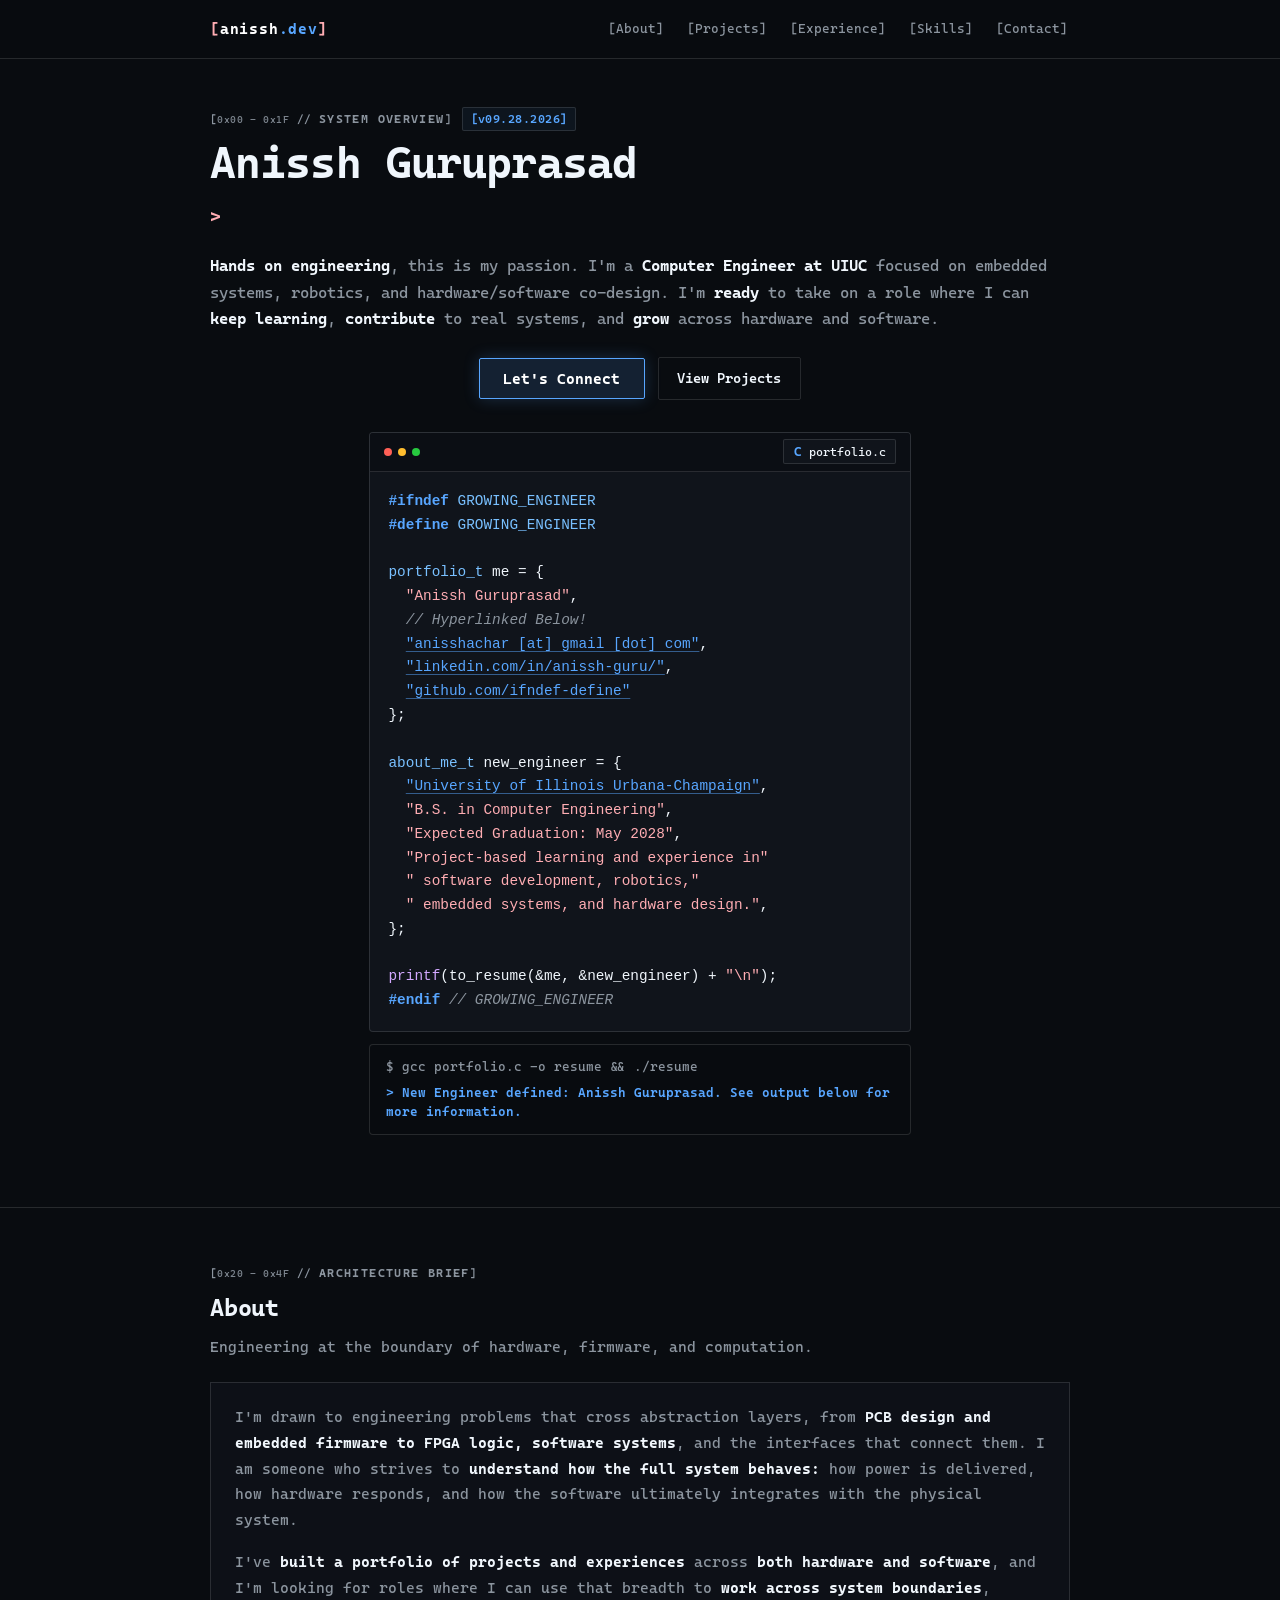
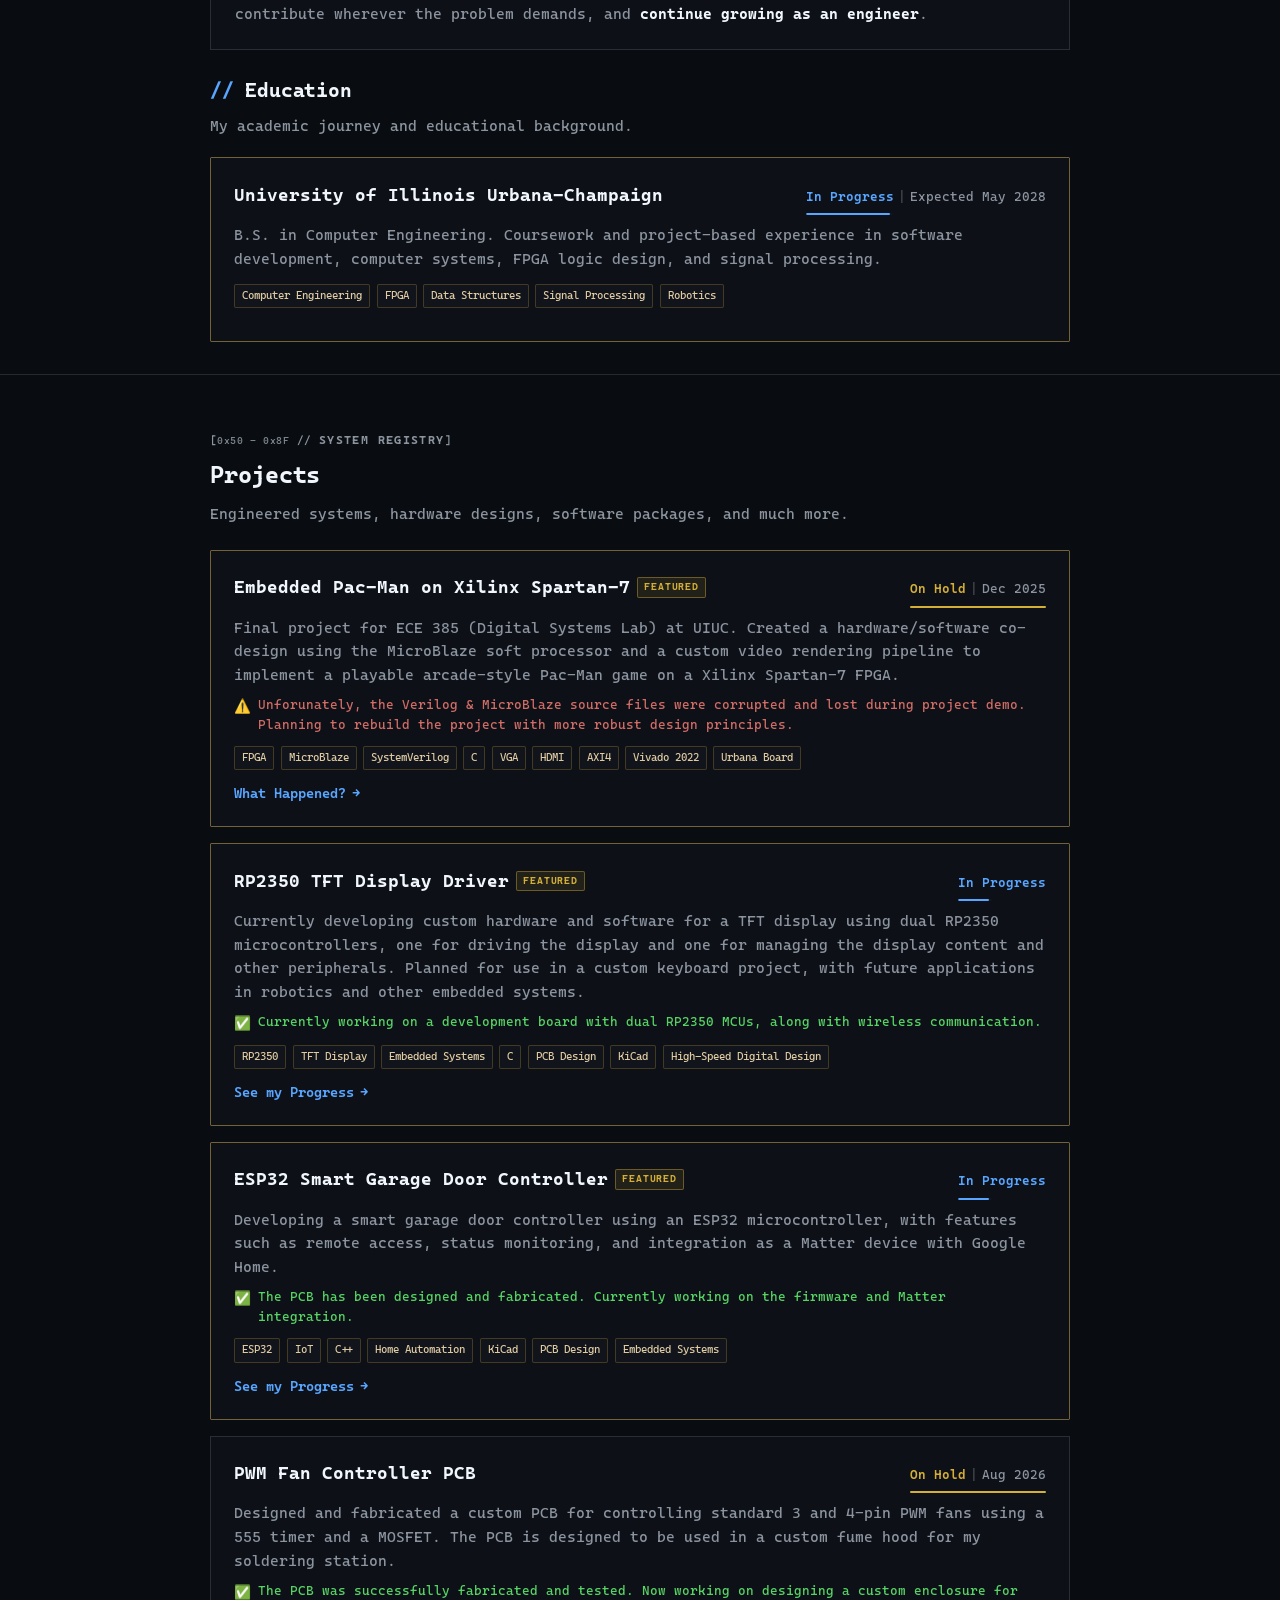
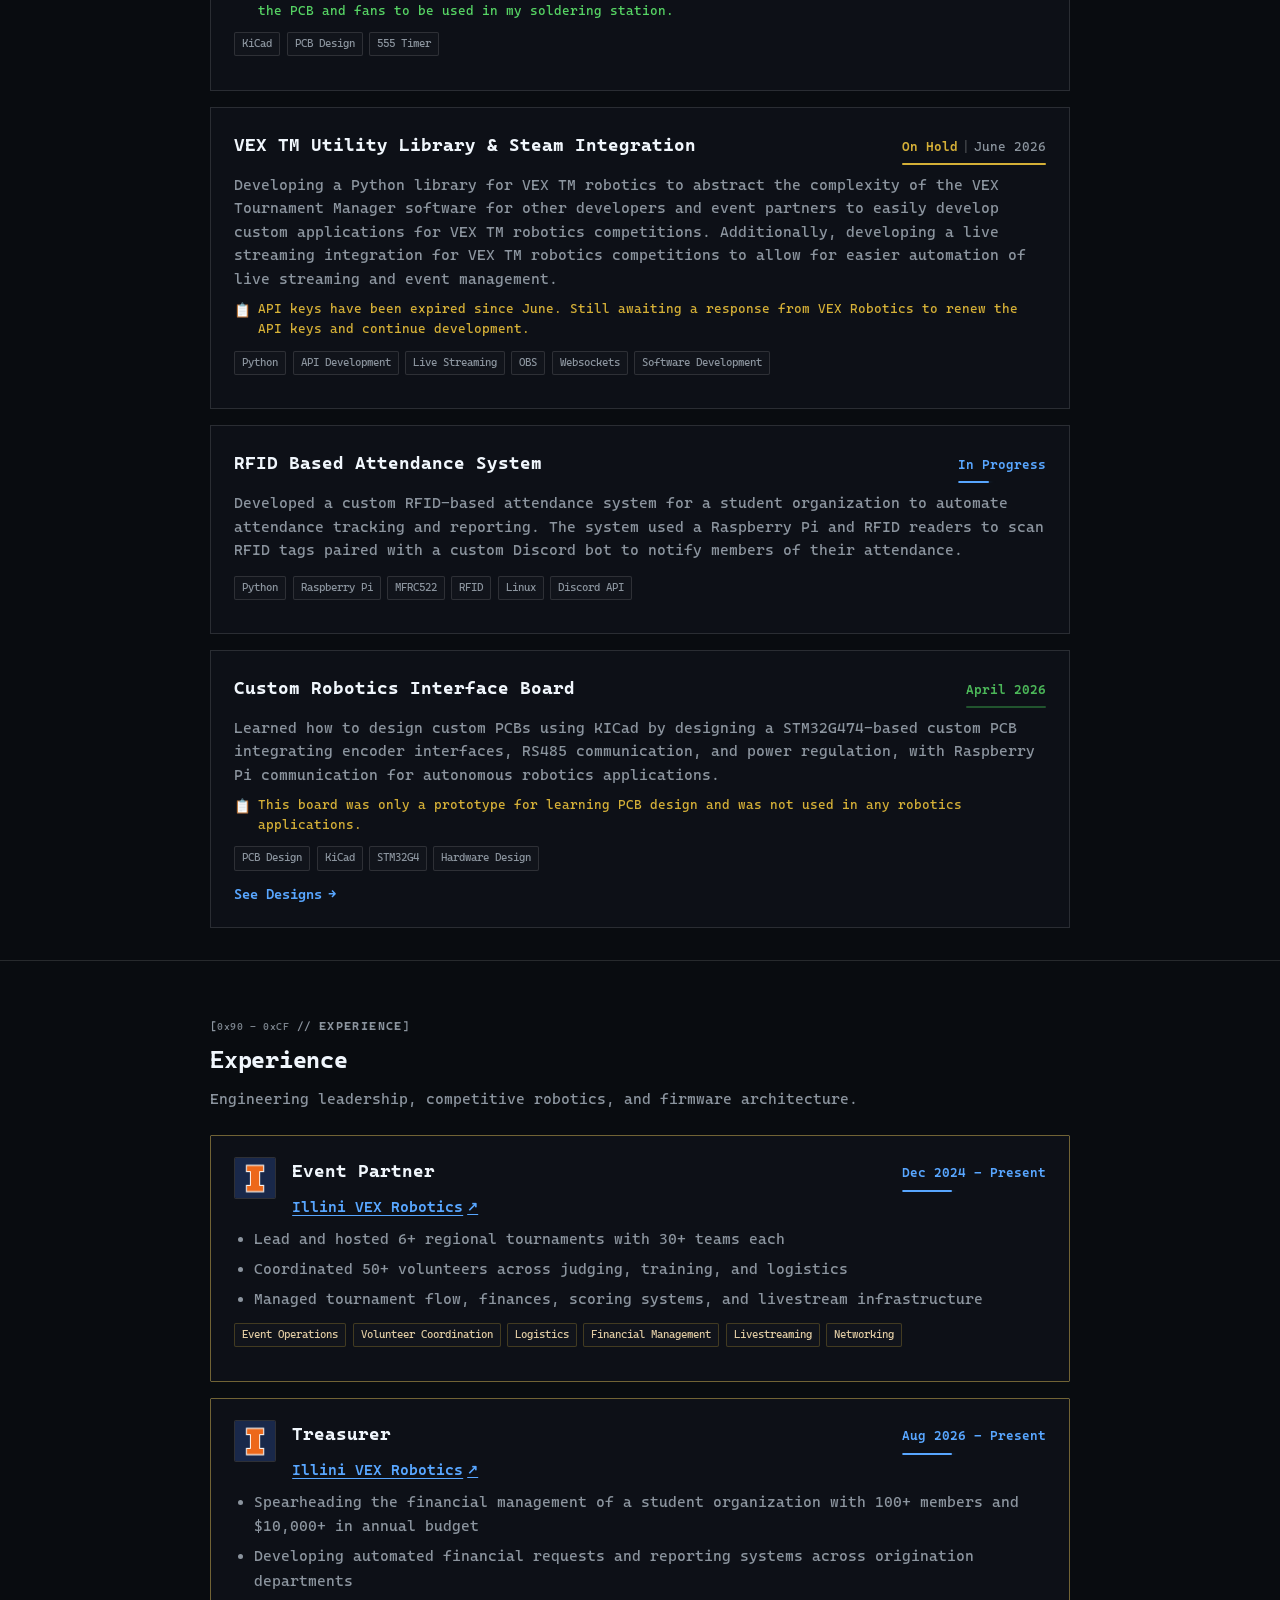
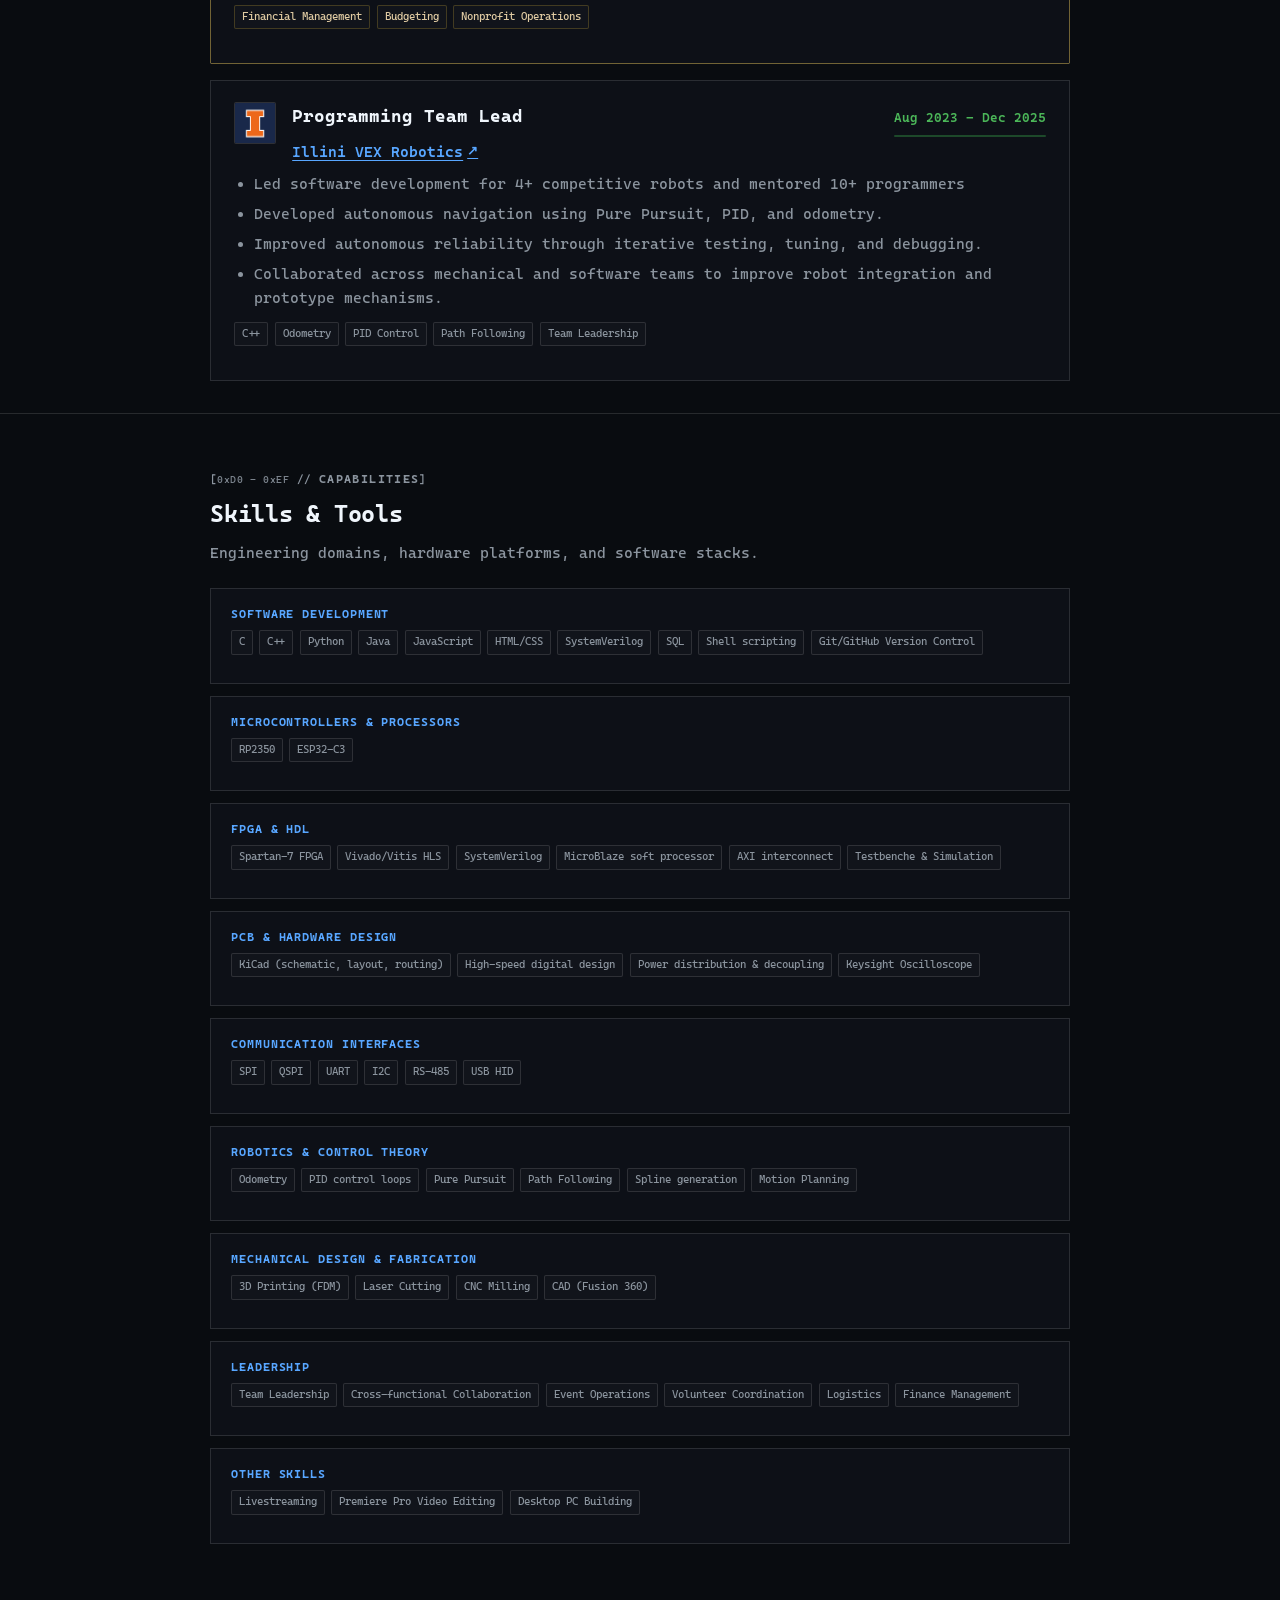
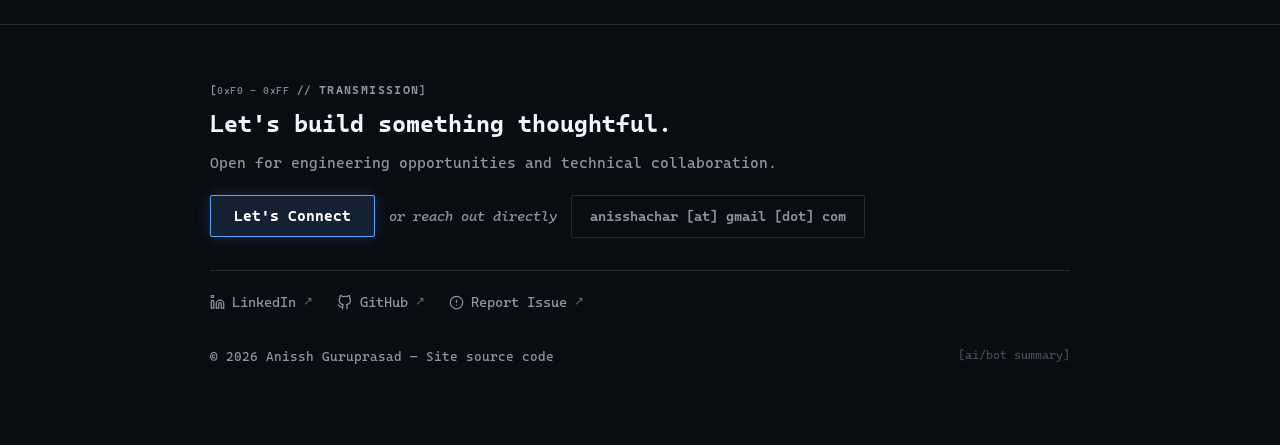
<file: index.html>
<!DOCTYPE html>
<html lang="en" class="is-loading">
  <head>
    <meta charset="UTF-8" />
    <meta name="viewport" content="width=device-width, initial-scale=1.0" />
    <title>Anissh Guruprasad | Portfolio</title>
    <meta
      name="description"
      content="Portfolio website for Anissh Guruprasad — Hardware/Software engineer focused on embedded systems, robotics, and low-level engineering."
    />
    <meta property="og:title" content="Anissh Guruprasad | Portfolio" />
    <meta
      property="og:description"
      content="Hardware and software engineering portfolio focused on embedded systems, robotics, and low-level engineering."
    />
    <meta property="og:image" content="https://anissh.dev/assets/AG_logo.svg" />
    <meta property="og:url" content="https://anissh.dev/" />
    <meta property="og:type" content="website" />
    <meta name="twitter:card" content="summary_large_image" />
    <meta name="twitter:title" content="Anissh Guruprasad | Portfolio" />
    <meta
      name="twitter:description"
      content="Hardware and software engineering portfolio focused on embedded systems, robotics, and low-level engineering."
    />
    <meta name="twitter:image" content="https://anissh.dev/assets/AG_logo.svg" />
    <link rel="icon" type="image/x-icon" href="assets/AG_logo.svg" />
    <link rel="preconnect" href="https://fonts.googleapis.com" />
    <link rel="preconnect" href="https://fonts.gstatic.com" crossorigin />
    <link
      href="https://fonts.googleapis.com/css2?family=Cascadia+Code:wght@300;400;500;600;700&display=swap"
      rel="stylesheet"
    />
    <link rel="stylesheet" href="style.css" />
  </head>
  <body class="is-loading">
    <noscript>
      <style>
        .site-loader { display: none !important; }
        html.is-loading, body.is-loading { overflow: auto !important; height: auto !important; max-height: none !important; }
        body.is-loading * { opacity: 1 !important; transform: none !important; }
        #header-brand-btn { opacity: 1 !important; }
      </style>
    </noscript>

    <!-- Full-Site Initial Loading Sequence -->
    <div id="site-loader" class="site-loader" aria-hidden="true">
      <div class="loader-content" id="loader-content">
        <div class="loader-text-wrap" id="loader-text-wrap">
          <span class="loader-bracket" id="loader-bracket-open"></span><span class="loader-name" id="loader-name"></span><span class="loader-dotdev" id="loader-dotdev"></span><span class="loader-bracket" id="loader-bracket-close"></span><span class="loader-cursor" id="loader-cursor">_</span>
        </div>
      </div>
    </div>

    <header class="site-header">
      <nav class="nav container">
        <button type="button" class="brand-btn" id="header-brand-btn" aria-label="Anissh.dev easter egg"><span class="brand-bracket">[</span><span class="brand-name">anissh</span><span class="brand-dotdev">.dev</span><span class="brand-bracket">]</span></button>
        <button type="button" class="hamburger-btn" id="hamburger-toggle" aria-label="Toggle navigation menu" aria-expanded="false">
          <span class="hamburger-box" aria-hidden="true">
            <span class="hamburger-bar"></span>
            <span class="hamburger-bar"></span>
            <span class="hamburger-bar"></span>
          </span>
        </button>
        <div class="nav-links" id="nav-links-menu">
          <a href="#about">[About]</a>
          <a href="#projects">[Projects]</a>
          <a href="#experience">[Experience]</a>
          <a href="#skills">[Skills]</a>
          <a href="#contact">[Contact]</a>
          <span class="nav-indicator" id="nav-indicator" aria-hidden="true"></span>
        </div>
      </nav>
    </header>

    <main id="top">
      <!-- Hero Section -->
      <section class="hero">
        <div class="container">
          <!-- Section Micro Header with Version Tag -->
          <div class="hero-eyebrow-row">
            <p class="section-eyebrow">[<span class="eyebrow-addr">0x00 - 0x1F</span> // <span class="eyebrow-title">SYSTEM OVERVIEW</span>]</p>
            <span class="identity-tag">[v09.28.2026]</span>
          </div>

          <!-- Identity Header -->
          <div class="identity-header">
            <h1>Anissh Guruprasad</h1>
          </div>

          <!-- Typewriter Element with >>> Prompt -->
          <div class="typewriter-wrap">
            <span class="typewriter-prompt">&gt;</span>
            <span class="typewriter-animated" aria-live="polite">
              <span class="typewriter-prefix" id="typewriter-prefix">I</span>
              <span class="typewriter-label" id="typewriter-action">like to build</span>
              <span class="typewriter-text"></span>
            </span>
          </div>

          <!-- Introductory Summary -->
          <p class="hero-bio">
            <strong>Hands on engineering</strong>, this is my passion. I'm a <strong>Computer Engineer at UIUC</strong> focused on 
            embedded systems, robotics, and hardware/software co-design. 
            I'm <strong>ready</strong> to take on a role where I can <strong>keep learning</strong>, <strong>contribute</strong> to real systems, and <strong>grow</strong> across hardware and software.
          </p>

          <!-- Prominent Blue Call to Action Buttons -->
          <div class="cta-row">
            <button type="button" class="button primary-connect" id="connect-button">Let's Connect</button>
            <a href="#projects" class="button secondary">View Projects</a>
          </div>

          <!-- C-Code Terminal Window (~58% Centered Default Width) -->
          <div class="terminal-window crosshair-card" id="hero-terminal-window">
            <div class="terminal-header">
              <div class="terminal-dots">
                <span></span>
                <span></span>
                <span></span>
              </div>
              <div class="terminal-tabbar">
                <button type="button" class="terminal-tab-btn is-active" id="tab-portfolio-c" aria-label="View portfolio.c code">
                  <span class="c-file-icon">C</span> portfolio.c
                </button>
              </div>
            </div>
            
            <!-- Tab Body: portfolio.c -->
            <div class="terminal-body" id="terminal-body-c">
              <pre><code><span class="token keyword">#ifndef</span> <span class="token type">GROWING_ENGINEER</span>
<span class="token keyword">#define</span> <span class="token type">GROWING_ENGINEER</span>

<span class="token class-name">portfolio_t</span> me = {
  <span class="token string">"Anissh Guruprasad"</span>,
  <span class="token comment">// Hyperlinked Below!</span>
  <a id="portfolio-email" class="code-link token string">"anisshachar [at] gmail [dot] com"</a>,
  <a class="code-link" href="https://www.linkedin.com/in/anissh-guru/" target="_blank" rel="noreferrer"><span class="token string">"linkedin.com/in/anissh-guru/"</span></a>,
  <a class="code-link" href="https://github.com/ifndef-define" target="_blank" rel="noreferrer"><span class="token string">"github.com/ifndef-define"</span></a>
};

<span class="token class-name">about_me_t</span> new_engineer = {
  <a class="code-link" href="https://illinois.edu" target="_blank" rel="noreferrer"><span class="token string">"University of Illinois Urbana-Champaign"</span></a>,
  <span class="token string">"B.S. in Computer Engineering"</span>,
  <span class="token string">"Expected Graduation: May 2028"</span>,
  <span class="token string">"Project-based learning and experience in"</span>
  <span class="token string">" software development, robotics,"</span>
  <span class="token string">" embedded systems, and hardware design."</span>,
};

<span class="token function">printf</span>(<span>to_resume(&me, &new_engineer) + </span><span class="token string">"\n"</span>);
<span class="token keyword">#endif</span> <span class="token comment">// GROWING_ENGINEER</span></code></pre>
            </div>
          </div>

          <!-- Code Output Terminal -->
          <div class="code-output-container" id="code-output-container">
            <div class="terminal-output-box">
              <div class="output-cmd-line">
                <span class="output-cmd">$ gcc portfolio.c -o resume &amp;&amp; ./resume</span>
              </div>
              <div class="output-result" id="output-result-text">&gt; New Engineer defined: Anissh Guruprasad. See output below for more information.</div>
            </div>
          </div>
        </div>
      </section>

      <!-- Downstream Content Container -->
      <div class="downstream-content" id="downstream-content">
        <!-- Architecture Brief (About) -->
        <section id="about" class="section">
          <div class="container">
            <div class="section-heading">
              <p class="section-eyebrow">[<span class="eyebrow-addr">0x20 - 0x4F</span> // <span class="eyebrow-title">ARCHITECTURE BRIEF</span>]</p>
              <h2 class="section-title">About</h2>
              <p class="section-desc">Engineering at the boundary of hardware, firmware, and computation.</p>
            </div>

            <div class="system-panel crosshair-card">
              <p>
                I'm drawn to engineering problems that cross abstraction layers, from <strong>PCB design and embedded firmware to FPGA logic, software systems</strong>, and the interfaces that connect them. I am someone who strives to <strong>understand how the full system behaves:</strong> how power is delivered, how hardware responds, and how the software ultimately integrates with the physical system.
              </p>
              <p>
                I've <strong>built a portfolio of projects and experiences</strong> across <strong>both hardware and software</strong>, and I'm looking for roles where I can use that breadth to <strong>work across system boundaries</strong>, contribute wherever the problem demands, and <strong>continue growing as an engineer</strong>.
              </p>
            </div>

            <!-- Education Subsection -->
            <div class="education-section">
              <div class="section-heading">
                <h3 class="section-title"><span class="comment-prefix">//</span> Education</h3>
                <p class="section-desc">My academic journey and educational background.</p>
              </div>
              <div class="education-list">
                <!-- Undergrad College Card (Featured Highlight, not feature tagged) -->
                <article class="project-item crosshair-card is-featured">
                  <div class="project-topbar">
                    <div class="project-title-group">
                      <h3 class="project-name">University of Illinois Urbana-Champaign</h3>
                    </div>
                    <div class="project-status-col">
                      <span class="status-in-progress-text">In Progress<span class="pipe">|</span><span class="on-hold-date">Expected May 2028</span></span>
                      <div class="live-score-line active blue-live-line" aria-hidden="true"></div>
                    </div>
                  </div>
                  <p class="project-summary">B.S. in Computer Engineering. Coursework and project-based experience in software development, computer systems, FPGA logic design, and signal processing.</p>
                  <div class="project-tags">
                    <span class="tag">Computer Engineering</span>
                    <span class="tag">FPGA</span>
                    <span class="tag">Data Structures</span>
                    <span class="tag">Signal Processing</span>
                    <span class="tag">Robotics</span>
                    
                  </div>
                </article>
              </div>
            </div>
          </div>
        </section>

        <!-- Projects Registry -->
        <section id="projects" class="section">
          <div class="container">
            <div class="section-heading">
              <p class="section-eyebrow">[<span class="eyebrow-addr">0x50 - 0x8F</span> // <span class="eyebrow-title">SYSTEM REGISTRY</span>]</p>
              <h2 class="section-title">Projects</h2>
              <p class="section-desc">Engineered systems, hardware designs, software packages, and much more.<p>
            </div>

            <div class="projects-list">
            <article class="project-item crosshair-card is-featured">
              <div class="project-topbar">
                <div class="project-title-group">
                  <h3 class="project-name"><a href="projects/project-fpga.html">Embedded Pac-Man on Xilinx Spartan-7</a></h3>
                  <span class="project-badge">FEATURED</span>
                </div>
                  <div class="project-status-col">
                    <span class="status-on-hold-text">On Hold<span class="pipe">|</span><span class="on-hold-date">Dec 2025</span></span>
                    <div class="live-score-line on-hold" aria-hidden="true"></div>
                  </div>
              </div>
              <p class="project-summary">Final project for ECE 385 (Digital Systems Lab) at UIUC. Created a hardware/software co-design using the MicroBlaze soft processor and a custom video rendering pipeline to implement a playable arcade-style Pac-Man game on a Xilinx Spartan-7 FPGA.</p>
              <div class="project-system-note-minimal note-bad">
                <span class="note-icon">⚠️</span>
                <span class="note-text">Unforunately, the Verilog & MicroBlaze source files were corrupted and lost during project demo. Planning to rebuild the project with more robust design principles.</span>
              </div>
              <div class="project-tags">
                <span class="tag">FPGA</span>
                <span class="tag">MicroBlaze</span>
                <span class="tag">SystemVerilog</span>
                <span class="tag">C</span>
                <span class="tag">VGA</span>
                <span class="tag">HDMI</span>
                <span class="tag">AXI4</span>
                <span class="tag">Vivado 2022</span>
                <span class="tag">Urbana Board</span>
              </div>
              <div class="project-actions">
                <a href="projects/project-fpga.html" class="system-link">What Happened? <span class="arrow">→</span></a>
              </div>
            </article>

            <article class="project-item crosshair-card is-featured">
              <div class="project-topbar">
                <div class="project-title-group">
                  <h3 class="project-name"><a href="projects/project-mcutft.html">RP2350 TFT Display Driver</a></h3>
                  <span class="project-badge">FEATURED</span>
                </div>
                  <div class="project-status-col">
                    <span class="status-in-progress-text">In Progress</span>
                    <div class="live-score-line active blue-live-line" aria-hidden="true"></div>
                  </div>
              </div>
              <p class="project-summary">Currently developing custom hardware and software for a TFT display using dual RP2350 microcontrollers, one for driving the display and one for managing the display content and other peripherals. Planned for use in a custom keyboard project, with future applications in robotics and other embedded systems.</p>
              <div class="project-system-note-minimal note-good">
                <span class="note-icon">✅</span>
                <span class="note-text">Currently working on a development board with dual RP2350 MCUs, along with wireless communication.</span>
              </div>
              <div class="project-tags">
                <span class="tag">RP2350</span>
                <span class="tag">TFT Display</span>
                <span class="tag">Embedded Systems</span>
                <span class="tag">C</span>
                <span class="tag">PCB Design</span>
                <span class="tag">KiCad</span>
                <span class="tag">High-Speed Digital Design</span>
              </div>
              <div class="project-actions">
                <a href="projects/project-mcutft.html" class="system-link">See my Progress <span class="arrow">→</span></a>
              </div>
            </article>

            <article class="project-item crosshair-card is-featured">
              <div class="project-topbar">
                <div class="project-title-group">
                  <h3 class="project-name"><a href="projects/project-smartgarage.html">ESP32 Smart Garage Door Controller</a></h3>
                  <span class="project-badge">FEATURED</span>
                </div>
                  <div class="project-status-col">
                    <span class="status-in-progress-text">In Progress</span>
                    <div class="live-score-line active blue-live-line" aria-hidden="true"></div>
                  </div>
              </div>
              <p class="project-summary">Developing a smart garage door controller using an ESP32 microcontroller, with features such as remote access, status monitoring, and integration as a Matter device with Google Home.</p>
              <div class="project-system-note-minimal note-good">
                <span class="note-icon">✅</span>
                <span class="note-text">The PCB has been designed and fabricated. Currently working on the firmware and Matter integration.</span>
              </div>
              <div class="project-tags">
                <span class="tag">ESP32</span>
                <span class="tag">IoT</span>
                <span class="tag">C++</span>
                <span class="tag">Home Automation</span>
                <span class="tag">KiCad</span>
                <span class="tag">PCB Design</span>
                <span class="tag">Embedded Systems</span>
              </div>
              <div class="project-actions">
                <a href="projects/project-smartgarage.html" class="system-link">See my Progress <span class="arrow">→</span></a>
              </div>
            </article>

            <article class="project-item crosshair-card">
              <div class="project-topbar">
                <div class="project-title-group">
                  <h3 class="project-name">PWM Fan Controller PCB</h3>
                </div>
                  <div class="project-status-col">
                    <span class="status-on-hold-text">On Hold<span class="pipe">|</span><span class="on-hold-date">Aug 2026</span></span>
                    <div class="live-score-line on-hold" aria-hidden="true"></div>
                  </div>
              </div>
              <p class="project-summary">Designed and fabricated a custom PCB for controlling standard 3 and 4-pin PWM fans using a 555 timer and a MOSFET. The PCB is designed to be used in a custom fume hood for my soldering station.</p>
              <div class="project-system-note-minimal note-good">
                <span class="note-icon">✅</span>
                <span class="note-text">The PCB was successfully fabricated and tested. Now working on designing a custom enclosure for the PCB and fans to be used in my soldering station.</span>
              </div>
              <div class="project-tags">
                <span class="tag">KiCad</span>
                <span class="tag">PCB Design</span>
                <span class="tag">555 Timer</span>
              </div>
            </article>

            <article class="project-item crosshair-card">
              <div class="project-topbar">
                <div class="project-title-group">
                  <h3 class="project-name">VEX TM Utility Library & Steam Integration</h3>
                </div>
                  <div class="project-status-col">
                    <span class="status-on-hold-text">On Hold<span class="pipe">|</span><span class="on-hold-date">June 2026</span></span>
                    <div class="live-score-line on-hold" aria-hidden="true"></div>
                  </div>
              </div>
              <p class="project-summary">Developing a Python library for VEX TM robotics to abstract the complexity of the VEX Tournament Manager software for other developers and event partners to easily develop custom applications for VEX TM robotics competitions. Additionally, developing a live streaming integration for VEX TM robotics competitions to allow for easier automation of live streaming and event management.</p>
              <div class="project-system-note-minimal note-note">
                <span class="note-icon">📋</span>
                <span class="note-text">API keys have been expired since June. Still awaiting a response from VEX Robotics to renew the API keys and continue development.</span>
              </div>
              <div class="project-tags">
                <span class="tag">Python</span>
                <span class="tag">API Development</span>
                <span class="tag">Live Streaming</span>
                <span class="tag">OBS</span>
                <span class="tag">Websockets</span>
                <span class="tag">Software Development</span>
              </div>
            </article>

            <article class="project-item crosshair-card">
              <div class="project-topbar">
                <div class="project-title-group">
                  <h3 class="project-name">RFID Based Attendance System</h3>
                </div>
                  <div class="project-status-col">
                    <span class="status-in-progress-text">In Progress</span>
                    <div class="live-score-line active blue-live-line" aria-hidden="true"></div>
                  </div>
              </div>
              <p class="project-summary">Developed a custom RFID-based attendance system for a student organization to automate attendance tracking and reporting. The system used a Raspberry Pi and RFID readers to scan RFID tags paired with a custom Discord bot to notify members of their attendance.</p>
              <div class="project-tags">
                <span class="tag">Python</span>
                <span class="tag">Raspberry Pi</span>
                <span class="tag">MFRC522</span>
                <span class="tag">RFID</span>
                <span class="tag">Linux</span>
                <span class="tag">Discord API</span>
              </div>
            </article>

            <article class="project-item crosshair-card">
              <div class="project-topbar">
                <div class="project-title-group">
                  <h3 class="project-name"><a href="projects/project-learnpcb.html">Custom Robotics Interface Board</a></h3>
                </div>
                  <div class="project-status-col">
                    <span class="status-completed-text">April 2026</span>
                    <div class="live-score-line completed" aria-hidden="true"></div>
                  </div>
              </div>
              <p class="project-summary">Learned how to design custom PCBs using KICad by designing a STM32G474-based custom PCB integrating encoder interfaces, RS485 communication, and power regulation, with Raspberry Pi communication for autonomous robotics applications.</p>
              <div class="project-system-note-minimal note-note">
                <span class="note-icon">📋</span>
                <span class="note-text">This board was only a prototype for learning PCB design and was not used in any robotics applications.</span>
              </div>
              <div class="project-tags">
                <span class="tag">PCB Design</span>
                <span class="tag">KiCad</span>
                <span class="tag">STM32G4</span>
                <span class="tag">Hardware Design</span>
              </div>
              <div class="project-actions">
                <a href="projects/project-learnpcb.html" class="system-link">See Designs <span class="arrow">→</span></a>
              </div>
            </article>
            </div>
          </div>
        </section>

        <!-- Experience Section (Logo Placeholders & Google Live Score Green Lines) -->
        <section id="experience" class="section">
          <div class="container">
            <div class="section-heading">
              <p class="section-eyebrow">[<span class="eyebrow-addr">0x90 - 0xCF</span> // <span class="eyebrow-title">EXPERIENCE</span>]</p>
              <h2 class="section-title">Experience</h2>
              <p class="section-desc">Engineering leadership, competitive robotics, and firmware architecture.</p>
            </div>

            <div class="experience-list">
            <article class="experience-item crosshair-card is-featured">
              <div class="exp-header-row">
                <div class="exp-icon-placeholder" title="Illini VEX Robotics"><img src="assets/block_i.png" alt="Illini VEX Robotics Logo" /></div>
                <div class="exp-header-content">
                  <div class="exp-top">
                    <h3 class="exp-role">Event Partner</h3>
                    <div class="exp-time is-present">
                      <span>Dec 2024 - Present</span>
                      <div class="live-score-line active blue-live-line" aria-hidden="true"></div>
                    </div>
                  </div>
                  <p class="exp-org"><a href="https://illinivexu.web.illinois.edu/" target="_blank" rel="noreferrer">Illini VEX Robotics <span class="arrow arrow-external">↗</span></a></p>
                </div>
              </div>
              <ul class="exp-points">
                <li>Lead and hosted 6+ regional tournaments with 30+ teams each</li>
                <li>Coordinated 50+ volunteers across judging, training, and logistics</li>
                <li>Managed tournament flow, finances, scoring systems, and livestream infrastructure</li>
              </ul>
              <div class="project-tags exp-skills">
                <span class="tag">Event Operations</span>
                <span class="tag">Volunteer Coordination</span>
                <span class="tag">Logistics</span>
                <span class="tag">Financial Management</span>
                <span class="tag">Livestreaming</span>
                <span class="tag">Networking</span>
              </div>
            </article>

            <article class="experience-item crosshair-card is-featured">
              <div class="exp-header-row">
                <div class="exp-icon-placeholder" title="Illini VEX Robotics"><img src="assets/block_i.png" alt="Illini VEX Robotics Logo" /></div>
                <div class="exp-header-content">
                  <div class="exp-top">
                    <h3 class="exp-role">Treasurer</h3>
                    <div class="exp-time is-present">
                      <span>Aug 2026 - Present</span>
                      <div class="live-score-line active blue-live-line" aria-hidden="true"></div>
                    </div>
                  </div>
                  <p class="exp-org"><a href="https://illinivexu.web.illinois.edu/" target="_blank" rel="noreferrer">Illini VEX Robotics <span class="arrow arrow-external">↗</span></a></p>
                </div>
              </div>
              <ul class="exp-points">
                <li>Spearheading the financial management of a student organization with 100+ members and $10,000+ in annual budget</li>
                <li>Developing automated financial requests and reporting systems across origination departments</li>
              </ul>
              <div class="project-tags exp-skills">
                <span class="tag">Financial Management</span>
                <span class="tag">Budgeting</span>
                <span class="tag">Nonprofit Operations</span>
              </div>
            </article>

            <article class="experience-item crosshair-card">
              <div class="exp-header-row">
                <div class="exp-icon-placeholder" title="Illini VEX Robotics"><img src="assets/block_i.png" alt="Illini VEX Robotics Logo" /></div>
                <div class="exp-header-content">
                  <div class="exp-top">
                    <h3 class="exp-role">Programming Team Lead</h3>
                    <div class="exp-time is-past">
                      <span>Aug 2023 - Dec 2025</span>
                      <div class="live-score-line completed" aria-hidden="true"></div>
                    </div>
                  </div>
                  <p class="exp-org"><a href="https://illinivexu.web.illinois.edu/" target="_blank" rel="noreferrer">Illini VEX Robotics <span class="arrow arrow-external">↗</span></a></p>
                </div>
              </div>
              <ul class="exp-points">
                <li>Led software development for 4+ competitive robots and mentored 10+ programmers</li>
                <li>Developed autonomous navigation using Pure Pursuit, PID, and odometry.</li>
                <li>Improved autonomous reliability through iterative testing, tuning, and debugging.</li>
                <li>Collaborated across mechanical and software teams to improve robot integration and prototype mechanisms.</li>
              </ul>
              <div class="project-tags exp-skills">
                <span class="tag">C++</span>
                <span class="tag">Odometry</span>
                <span class="tag">PID Control</span>
                <span class="tag">Path Following</span>
                <span class="tag">Team Leadership</span>
              </div>
            </article>
            </div>
          </div>
        </section>

        <!-- Skills & Tools Section -->
        <section id="skills" class="section">
          <div class="container">
            <div class="section-heading">
              <p class="section-eyebrow">[<span class="eyebrow-addr">0xD0 - 0xEF</span> // <span class="eyebrow-title">CAPABILITIES</span>]</p>
              <h2 class="section-title">Skills &amp; Tools</h2>
              <p class="section-desc">Engineering domains, hardware platforms, and software stacks.</p>
            </div>

            <div class="skills-list">
            <div class="skill-group crosshair-card">
              <span class="skill-category">Software Development</span>
              <div class="project-tags skill-tags">
                <span class="tag">C</span>
                <span class="tag">C++</span>
                <span class="tag">Python</span>
                <span class="tag">Java</span>
                <span class="tag">JavaScript</span>
                <span class="tag">HTML/CSS</span>
                <span class="tag">SystemVerilog</span>
                <span class="tag">SQL</span>
                <span class="tag">Shell scripting</span>
                <span class="tag">Git/GitHub Version Control</span>
              </div>
            </div>

            <div class="skill-group crosshair-card">
              <span class="skill-category">Microcontrollers & Processors</span>
              <div class="project-tags skill-tags">
                <span class="tag">RP2350</span>
                <span class="tag">ESP32-C3</span>
              </div>
            </div>

            <div class="skill-group crosshair-card">
              <span class="skill-category">FPGA & HDL</span>
              <div class="project-tags skill-tags">
                <span class="tag">Spartan-7 FPGA</span>
                <span class="tag">Vivado/Vitis HLS</span>
                <span class="tag">SystemVerilog</span>
                <span class="tag">MicroBlaze soft processor</span>
                <span class="tag">AXI interconnect</span>
                <span class="tag">Testbenche & Simulation</span>
              </div>
            </div>

            <div class="skill-group crosshair-card">
              <span class="skill-category">PCB & Hardware Design</span>
              <div class="project-tags skill-tags">
                <span class="tag">KiCad (schematic, layout, routing)</span>
                <span class="tag">High-speed digital design</span>
                <span class="tag">Power distribution & decoupling</span>
                <span class="tag">Keysight Oscilloscope</span>
              </div>
            </div>

            <div class="skill-group crosshair-card">
              <span class="skill-category">Communication Interfaces</span>
              <div class="project-tags skill-tags">
                <span class="tag">SPI</span>
                <span class="tag">QSPI</span>
                <span class="tag">UART</span>
                <span class="tag">I2C</span>
                <span class="tag">RS-485</span>
                <span class="tag">USB HID</span>
              </div>
            </div>

            <div class="skill-group crosshair-card">
              <span class="skill-category">Robotics & Control Theory</span>
              <div class="project-tags skill-tags">
                <span class="tag">Odometry</span>
                <span class="tag">PID control loops</span>
                <span class="tag">Pure Pursuit</span>
                <span class="tag">Path Following</span>
                <span class="tag">Spline generation</span>
                <span class="tag">Motion Planning</span>
              </div>
            </div>

            <div class="skill-group crosshair-card">
              <span class="skill-category">Mechanical Design & Fabrication</span>
              <div class="project-tags skill-tags">
                <span class="tag">3D Printing (FDM)</span>
                <span class="tag">Laser Cutting</span>
                <span class="tag">CNC Milling</span>
                <span class="tag">CAD (Fusion 360)</span>
              </div>
            </div>

            <div class="skill-group crosshair-card">
              <span class="skill-category">Leadership</span>
              <div class="project-tags skill-tags">
                <span class="tag">Team Leadership</span>
                <span class="tag">Cross-functional Collaboration</span>
                <span class="tag">Event Operations</span>
                <span class="tag">Volunteer Coordination</span>
                <span class="tag">Logistics</span>
                <span class="tag">Finance Management</span>
              </div>
            </div>

            <div class="skill-group crosshair-card">
              <span class="skill-category">Other Skills</span>
              <div class="project-tags skill-tags">
                <span class="tag">Livestreaming</span>
                <span class="tag">Premiere Pro Video Editing</span>
                <span class="tag">Desktop PC Building</span>
              </div>
            </div>
            </div>
          </div>
        </section>

        <!-- Footer / Transmission -->
        <footer id="contact" class="site-footer">
          <div class="container footer-inner">
            <div>
              <p class="section-eyebrow">[<span class="eyebrow-addr">0xF0 - 0xFF</span> // <span class="eyebrow-title">TRANSMISSION</span>]</p>
              <h2 class="footer-title">Let's build something thoughtful.</h2>
              <p class="footer-subtitle">Open for engineering opportunities and technical collaboration.</p>
              <div class="footer-cta-row">
                <button type="button" class="button primary-connect" id="connect-button-footer">Let's Connect</button>
                <span class="footer-cta-divider">or reach out directly</span>
                <a id="portfolio-email-contact" class="button secondary">Email</a>
              </div>
            </div>

            <div class="footer-links-group">
              <div class="footer-nav">
                <a href="https://www.linkedin.com/in/anissh-guru/" target="_blank" rel="noreferrer">
                  <svg class="footer-icon" viewBox="0 0 24 24" fill="none" stroke="currentColor" stroke-width="2" stroke-linecap="round" stroke-linejoin="round" aria-hidden="true"><path d="M16 8a6 6 0 0 1 6 6v7h-4v-7a2 2 0 0 0-2-2 2 2 0 0 0-2 2v7h-4v-7a6 6 0 0 1 6-6z"/><rect x="2" y="9" width="4" height="12"/><circle cx="4" cy="2" r="2"/></svg>
                  <span>LinkedIn</span>
                  <span class="arrow" aria-hidden="true">↗</span>
                </a>
                <a href="https://github.com/ifndef-define" target="_blank" rel="noreferrer">
                  <svg class="footer-icon" viewBox="0 0 24 24" fill="none" stroke="currentColor" stroke-width="2" stroke-linecap="round" stroke-linejoin="round" aria-hidden="true"><path d="M9 19c-5 1.5-5-2.5-7-3m14 6v-3.87a3.37 3.37 0 0 0-.94-2.61c3.14-.35 6.44-1.54 6.44-7A5.44 5.44 0 0 0 20 4.77 5.07 5.07 0 0 0 19.91 1S18.73.65 16 2.48a13.38 13.38 0 0 0-7 0C6.27.65 5.09 1 5.09 1A5.07 5.07 0 0 0 5 4.77a5.44 5.44 0 0 0-1.5 3.78c0 5.42 3.3 6.61 6.44 7A3.37 3.37 0 0 0 9 18.13V22"/></svg>
                  <span>GitHub</span>
                  <span class="arrow" aria-hidden="true">↗</span>
                </a>
                <a href="https://github.com/ifndef-define/portfolio-website/issues" target="_blank" rel="noreferrer">
                  <svg class="footer-icon" viewBox="0 0 24 24" fill="none" stroke="currentColor" stroke-width="2" stroke-linecap="round" stroke-linejoin="round" aria-hidden="true"><circle cx="12" cy="12" r="10"/><line x1="12" y1="8" x2="12" y2="12"/><line x1="12" y1="16" x2="12.01" y2="16"/></svg>
                  <span>Report Issue</span>
                  <span class="arrow" aria-hidden="true">↗</span>
                </a>
              </div>
            </div>

            <div class="footer-bottom">
              <p class="copyright">&copy; <span id="year"></span> Anissh Guruprasad &mdash; <a href="https://github.com/ifndef-define/portfolio-website" target="_blank" rel="noreferrer">Site source code</a></p>
              <a class="bot-link" href="summary4bot.html">[ai/bot summary]</a>
            </div>
          </div>
        </footer>
      </div>
    </main>

    <!-- VS Code Styled Recruiter Contact Modal -->
    <div class="contact-modal" id="contact-modal" aria-hidden="true">
      <div class="modal-backdrop" data-close-modal></div>
      <section class="code-editor" role="dialog" aria-modal="true" aria-label="Recruiter contact form">
        <div class="editor-titlebar">
          <div class="editor-traffic-lights">
            <span class="editor-dot dot-red" data-close-modal title="Close"></span>
            <span class="editor-dot dot-yellow"></span>
            <span class="editor-dot dot-green"></span>
          </div>
          <span class="editor-filename">recruiter_contact.py</span>
          <button type="button" class="modal-close" aria-label="Close contact form" data-close-modal>&times;</button>
        </div>
        <div class="editor-accessibility" aria-label="Accessibility options">
          <button type="button" class="accessibility-toggle" id="light-mode-toggle" aria-pressed="false">Use light mode</button>
          <div class="font-size-control">
            <select id="font-size-select" aria-label="Editor text size">
              <option value="normal" selected>Normal</option>
              <option value="large">Large</option>
              <option value="very-large">Very large</option>
            </select>
          </div>
        </div>
        <div class="editor-body">
          <div class="editor-code">
            <div class="code-line" id="import-contact-system" title="Triple-click for debug mode"><span class="line-number">1</span><span class="code-text"><span class="token keyword">import</span> <span class="token type">contact_system</span></span></div>
            <div class="code-line"><span class="line-number">2</span><span class="code-text"></span></div>
            <div class="code-line"><span class="line-number">3</span><span class="code-text"><span class="token comment"># Recruiter Contact Interface — Sends directly to me</span></span></div>
            <div class="code-line"><span class="line-number">4</span><span class="code-text"><span class="token comment"># Feel free to use this form, or directly reach out via email</span></span></div>
            <div class="code-line"><span class="line-number">5</span><span class="code-text"><span class="token keyword">def</span> <span class="token function">recruiter_contact</span>():</span></div>
            <div class="code-line"><span class="line-number">6</span><span class="code-text indent-4">candidate = <span class="token string">"Anissh Guruprasad"</span></span></div>
            <div class="code-line"><span class="line-number">7</span><span class="code-text indent-4">recruiter_name = <span class="token string">"<span class="editable-code-region"><input class="inline-code-input recruiter-name" id="recruiter-name" name="recruiterName" type="text" value="&lt;Recruiter Name&gt;" aria-label="Recruiter name" maxlength="50" autocomplete="name" required /></span>"</span></span></div>
            <div class="code-line"><span class="line-number">8</span><span class="code-text indent-4">recruiter_email = <span class="token string">"<span class="editable-code-region"><input class="inline-code-input recruiter-email" id="recruiter-email" name="recruiterEmail" type="email" value="&lt;recruiter@company.com&gt;" aria-label="Recruiter email" maxlength="60" autocomplete="email" required /></span>"</span></span></div>
            <div class="code-line"><span class="line-number">9</span><span class="code-text indent-4">reason_for_contact = <span class="token string">"""<span class="editable-code-region multiline-region"><textarea class="inline-code-textarea recruiter-message" id="recruiter-message" name="recruiterMessage" rows="2" aria-label="Reason for reaching out">&lt;Why you are reaching out / role details&gt;</textarea></span>"""</span></span></div>
            <div class="code-line"><span class="line-number">10</span><span class="code-text"></span></div>
            <div class="code-line"><span class="line-number">11</span><span class="code-text indent-4"><span class="token function">contact_system.transmit</span>(</span></div>
            <div class="code-line"><span class="line-number">12</span><span class="code-text indent-4">    to=candidate,</span></div>
            <div class="code-line"><span class="line-number">13</span><span class="code-text indent-4">    sender=recruiter_name,</span></div>
            <div class="code-line"><span class="line-number">14</span><span class="code-text indent-4">    email=recruiter_email,</span></div>
            <div class="code-line"><span class="line-number">15</span><span class="code-text indent-4">    body=reason_for_contact</span></div>
            <div class="code-line"><span class="line-number">16</span><span class="code-text indent-4">)</span></div>
            <div class="code-line"><span class="line-number">17</span><span class="code-text"></span></div>
            <div class="code-line"><span class="line-number">18</span><span class="code-text"><span class="token keyword">if</span> __name__ == <span class="token string">"__main__"</span>:</span></div>
            <div class="code-line"><span class="line-number">19</span><span class="code-text indent-4"><span class="token function">recruiter_contact</span>()</span></div>
          </div>
          <div class="terminal-divider" aria-hidden="true"></div>
          <form id="contact-form" novalidate>
            <input type="checkbox" name="botcheck" id="botcheck" class="code-param-opt" tabindex="-1" autocomplete="off" />
            <div class="terminal-console-bar">
              <button type="submit" class="send-button">
                <span class="send-label">Run &gt;</span>
                <span class="send-loader" aria-hidden="true"></span>
              </button>
              <span class="console-cmd">python recruiter_contact.py</span>
            </div>
            <p class="email-error" id="email-error" role="alert"></p>
          </form>
        </div>
      </section>
    </div>

    <script src="script.js"></script>
  </body>
</html>
</file>
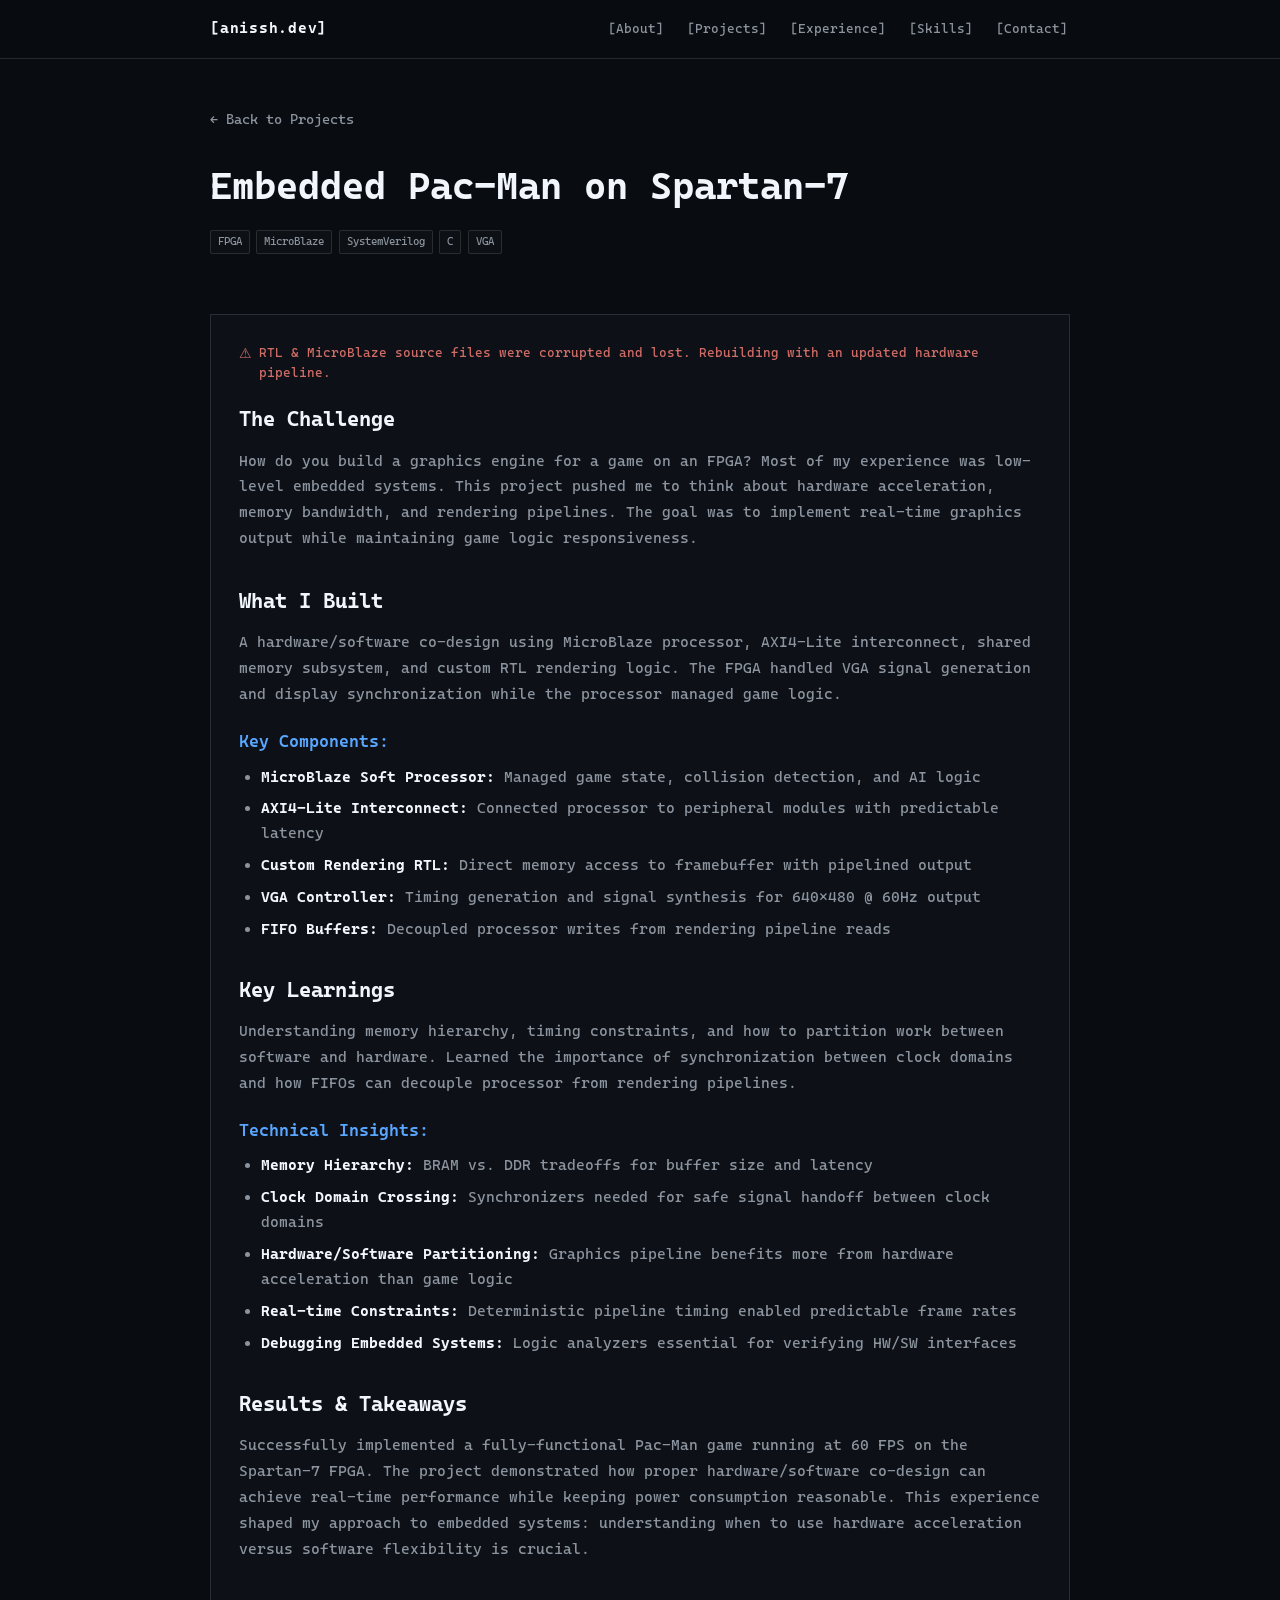
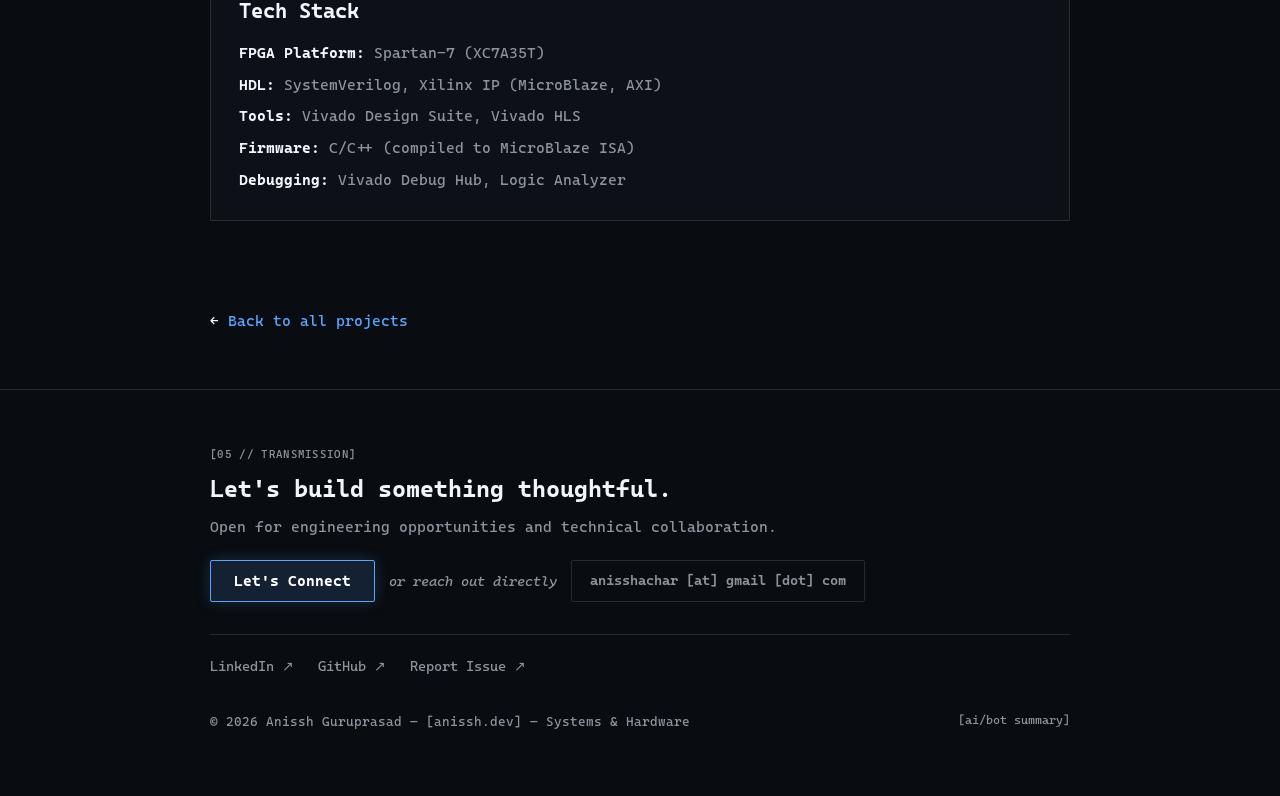
<file: project-fpga.html>
<!DOCTYPE html>
<html lang="en">
  <head>
    <meta charset="UTF-8" />
    <meta name="viewport" content="width=device-width, initial-scale=1.0" />
    <title>Embedded Pac-Man on Spartan-7 | Anissh Guruprasad</title>
    <meta
      name="description"
      content="FPGA hardware/software co-design project using MicroBlaze processor and custom RTL rendering logic."
    />
    <link rel="icon" type="image/jpeg" href="assets/AG_Logo.jpg" />
    <link rel="preconnect" href="https://fonts.googleapis.com" />
    <link rel="preconnect" href="https://fonts.gstatic.com" crossorigin />
    <link
      href="https://fonts.googleapis.com/css2?family=Cascadia+Code:wght@300;400;500;600;700&display=swap"
      rel="stylesheet"
    />
    <link rel="stylesheet" href="style.css" />
  </head>
  <body>
    <!-- Header -->
    <header class="site-header">
      <nav class="nav container">
        <button type="button" class="brand-btn" onclick="window.location.href='anisshguru.html'">[anissh<span>.dev</span>]</button>
        <button type="button" class="hamburger-btn" id="hamburger-toggle" aria-label="Toggle navigation menu" aria-expanded="false">☰</button>
        <div class="nav-links" id="nav-links-menu">
          <a href="anisshguru.html#about">[About]</a>
          <a href="anisshguru.html#projects">[Projects]</a>
          <a href="anisshguru.html#experience">[Experience]</a>
          <a href="anisshguru.html#skills">[Skills]</a>
          <a href="anisshguru.html#contact">[Contact]</a>
        </div>
      </nav>
    </header>

    <main>
      <section class="project-detail-hero">
        <div class="container">
          <a href="anisshguru.html#projects" class="back-link">← Back to Projects</a>
          <div class="project-detail-header">
            <h1>Embedded Pac-Man on Spartan-7</h1>
            <div class="project-tags">
              <span class="tag">FPGA</span>
              <span class="tag">MicroBlaze</span>
              <span class="tag">SystemVerilog</span>
              <span class="tag">C</span>
              <span class="tag">VGA</span>
            </div>
          </div>
        </div>
      </section>

      <section class="project-detail-content">
        <div class="container">
          <div class="project-detail-main">
            <article class="detail-section crosshair-card">
              <div class="project-system-note-minimal">
                <span class="note-icon">⚠</span>
                <span class="note-text">RTL &amp; MicroBlaze source files were corrupted and lost. Rebuilding with an updated hardware pipeline.</span>
              </div>

              <div class="detail-subsection">
                <h2>The Challenge</h2>
                <p>
                  How do you build a graphics engine for a game on an FPGA? Most of my experience was low-level embedded systems. 
                  This project pushed me to think about hardware acceleration, memory bandwidth, and rendering pipelines. The goal 
                  was to implement real-time graphics output while maintaining game logic responsiveness.
                </p>
              </div>

              <div class="detail-subsection">
                <h2>What I Built</h2>
                <p>
                  A hardware/software co-design using MicroBlaze processor, AXI4-Lite interconnect, shared memory subsystem, and 
                  custom RTL rendering logic. The FPGA handled VGA signal generation and display synchronization while the processor 
                  managed game logic.
                </p>
                <h3>Key Components:</h3>
                <ul>
                  <li><strong>MicroBlaze Soft Processor:</strong> Managed game state, collision detection, and AI logic</li>
                  <li><strong>AXI4-Lite Interconnect:</strong> Connected processor to peripheral modules with predictable latency</li>
                  <li><strong>Custom Rendering RTL:</strong> Direct memory access to framebuffer with pipelined output</li>
                  <li><strong>VGA Controller:</strong> Timing generation and signal synthesis for 640×480 @ 60Hz output</li>
                  <li><strong>FIFO Buffers:</strong> Decoupled processor writes from rendering pipeline reads</li>
                </ul>
              </div>

              <div class="detail-subsection">
                <h2>Key Learnings</h2>
                <p>
                  Understanding memory hierarchy, timing constraints, and how to partition work between software and hardware. 
                  Learned the importance of synchronization between clock domains and how FIFOs can decouple processor from 
                  rendering pipelines.
                </p>
                <h3>Technical Insights:</h3>
                <ul>
                  <li><strong>Memory Hierarchy:</strong> BRAM vs. DDR tradeoffs for buffer size and latency</li>
                  <li><strong>Clock Domain Crossing:</strong> Synchronizers needed for safe signal handoff between clock domains</li>
                  <li><strong>Hardware/Software Partitioning:</strong> Graphics pipeline benefits more from hardware acceleration than game logic</li>
                  <li><strong>Real-time Constraints:</strong> Deterministic pipeline timing enabled predictable frame rates</li>
                  <li><strong>Debugging Embedded Systems:</strong> Logic analyzers essential for verifying HW/SW interfaces</li>
                </ul>
              </div>

              <div class="detail-subsection">
                <h2>Results &amp; Takeaways</h2>
                <p>
                  Successfully implemented a fully-functional Pac-Man game running at 60 FPS on the Spartan-7 FPGA. The project 
                  demonstrated how proper hardware/software co-design can achieve real-time performance while keeping power consumption 
                  reasonable. This experience shaped my approach to embedded systems: understanding when to use hardware acceleration 
                  versus software flexibility is crucial.
                </p>
              </div>

              <div class="detail-subsection tech-stack">
                <h2>Tech Stack</h2>
                <div class="tech-items">
                  <div class="tech-item">
                    <strong>FPGA Platform:</strong> Spartan-7 (XC7A35T)
                  </div>
                  <div class="tech-item">
                    <strong>HDL:</strong> SystemVerilog, Xilinx IP (MicroBlaze, AXI)
                  </div>
                  <div class="tech-item">
                    <strong>Tools:</strong> Vivado Design Suite, Vivado HLS
                  </div>
                  <div class="tech-item">
                    <strong>Firmware:</strong> C/C++ (compiled to MicroBlaze ISA)
                  </div>
                  <div class="tech-item">
                    <strong>Debugging:</strong> Vivado Debug Hub, Logic Analyzer
                  </div>
                </div>
              </div>
            </article>
          </div>
        </div>
      </section>

      <section class="project-nav">
        <div class="container">
          <p>← <a href="anisshguru.html#projects">Back to all projects</a></p>
        </div>
      </section>
    </main>

    <!-- Footer (Identical to Main Page) -->
    <footer id="contact" class="site-footer">
      <div class="container footer-inner">
        <div>
          <p class="section-eyebrow">[05 // TRANSMISSION]</p>
          <h2 class="footer-title">Let's build something thoughtful.</h2>
          <p class="footer-subtitle">Open for engineering opportunities and technical collaboration.</p>
          <div class="footer-cta-row">
            <button type="button" class="button primary-connect" id="connect-button-footer">Let's Connect</button>
            <span class="footer-cta-divider">or reach out directly</span>
            <a id="portfolio-email-contact" class="button secondary">Email</a>
          </div>
        </div>

        <div class="footer-links-group">
          <div class="footer-nav">
            <a href="https://www.linkedin.com/in/anissh-guru/" target="_blank" rel="noreferrer">LinkedIn ↗</a>
            <a href="https://github.com/ifndef-define" target="_blank" rel="noreferrer">GitHub ↗</a>
            <a href="https://github.com/ifndef-define/portfolio-website/issues" target="_blank" rel="noreferrer">Report Issue ↗</a>
          </div>
        </div>

        <div class="footer-bottom">
          <p class="copyright">© <span id="year"></span> Anissh Guruprasad — [anissh.dev] — Systems &amp; Hardware</p>
          <a class="bot-link" href="summary4bot.html">[ai/bot summary]</a>
        </div>
      </div>
    </footer>

    <!-- VS Code Styled Recruiter Contact Modal -->
    <div class="contact-modal" id="contact-modal" aria-hidden="true">
      <div class="modal-backdrop" data-close-modal></div>
      <section class="code-editor" role="dialog" aria-modal="true" aria-label="Recruiter contact form">
        <div class="editor-titlebar">
          <div class="editor-traffic-lights">
            <span class="editor-dot dot-red" data-close-modal title="Close"></span>
            <span class="editor-dot dot-yellow"></span>
            <span class="editor-dot dot-green"></span>
          </div>
          <span class="editor-filename">recruiter_contact.py</span>
          <button type="button" class="modal-close" aria-label="Close contact form" data-close-modal>&times;</button>
        </div>
        <div class="editor-accessibility" aria-label="Accessibility options">
          <button type="button" class="accessibility-toggle" id="light-mode-toggle" aria-pressed="false">Use light mode</button>
          <div class="font-size-control">
            <select id="font-size-select" aria-label="Editor text size">
              <option value="normal" selected>Normal</option>
              <option value="large">Large</option>
              <option value="very-large">Very large</option>
            </select>
          </div>
        </div>
        <div class="editor-body">
          <div class="editor-code">
            <div class="code-line"><span class="line-number">1</span><span class="code-text"><span class="token keyword">import</span> <span class="token type">contact_system</span></span></div>
            <div class="code-line"><span class="line-number">2</span><span class="code-text"></span></div>
            <div class="code-line"><span class="line-number">3</span><span class="code-text"><span class="token comment"># Recruiter Contact Interface — Python Form</span></span></div>
            <div class="code-line"><span class="line-number">4</span><span class="code-text"><span class="token keyword">def</span> <span class="token function">recruiter_contact</span>():</span></div>
            <div class="code-line"><span class="line-number">5</span><span class="code-text indent-4">candidate = <span class="token string">"Anissh Guruprasad"</span></span></div>
            <div class="code-line"><span class="line-number">6</span><span class="code-text indent-4">recruiter_name = <span class="token string">"<span class="editable-code-region"><input class="inline-code-input recruiter-name" id="recruiter-name" name="recruiterName" type="text" value="&lt;Recruiter Name&gt;" aria-label="Recruiter name" maxlength="50" autocomplete="name" required /></span>"</span></span></div>
            <div class="code-line"><span class="line-number">7</span><span class="code-text indent-4">recruiter_email = <span class="token string">"<span class="editable-code-region"><input class="inline-code-input recruiter-email" id="recruiter-email" name="recruiterEmail" type="email" value="&lt;recruiter@company.com&gt;" aria-label="Recruiter email" maxlength="60" autocomplete="email" required /></span>"</span></span></div>
            <div class="code-line"><span class="line-number">8</span><span class="code-text indent-4">reason_for_contact = <span class="token string">"""<span class="editable-code-region multiline-region"><textarea class="inline-code-textarea recruiter-message" id="recruiter-message" name="recruiterMessage" rows="2" aria-label="Reason for reaching out">&lt;Why you are reaching out / role details&gt;</textarea></span>"""</span></span></div>
            <div class="code-line"><span class="line-number">9</span><span class="code-text"></span></div>
            <div class="code-line"><span class="line-number">10</span><span class="code-text indent-4"><span class="token function">contact_system.transmit</span>(</span></div>
            <div class="code-line"><span class="line-number">11</span><span class="code-text indent-4">    to=candidate,</span></div>
            <div class="code-line"><span class="line-number">12</span><span class="code-text indent-4">    sender=recruiter_name,</span></div>
            <div class="code-line"><span class="line-number">13</span><span class="code-text indent-4">    email=recruiter_email,</span></div>
            <div class="code-line"><span class="line-number">14</span><span class="code-text indent-4">    body=reason_for_contact</span></div>
            <div class="code-line"><span class="line-number">15</span><span class="code-text indent-4">)</span></div>
            <div class="code-line"><span class="line-number">16</span><span class="code-text"></span></div>
            <div class="code-line"><span class="line-number">17</span><span class="code-text"><span class="token keyword">if</span> __name__ == <span class="token string">"__main__"</span>:</span></div>
            <div class="code-line"><span class="line-number">18</span><span class="code-text indent-4"><span class="token function">recruiter_contact</span>()</span></div>
          </div>
          <div class="terminal-divider" aria-hidden="true"></div>
          <form id="contact-form" novalidate>
            <div class="terminal-console-bar">
              <button type="submit" class="send-button">
                <span class="send-label">Run &gt;</span>
                <span class="send-loader" aria-hidden="true"></span>
              </button>
              <span class="console-cmd">python recruiter_contact.py</span>
            </div>
            <p class="email-error" id="email-error" role="alert"></p>
          </form>
        </div>
      </section>
    </div>

    <script src="script.js"></script>
  </body>
</html>
</file>
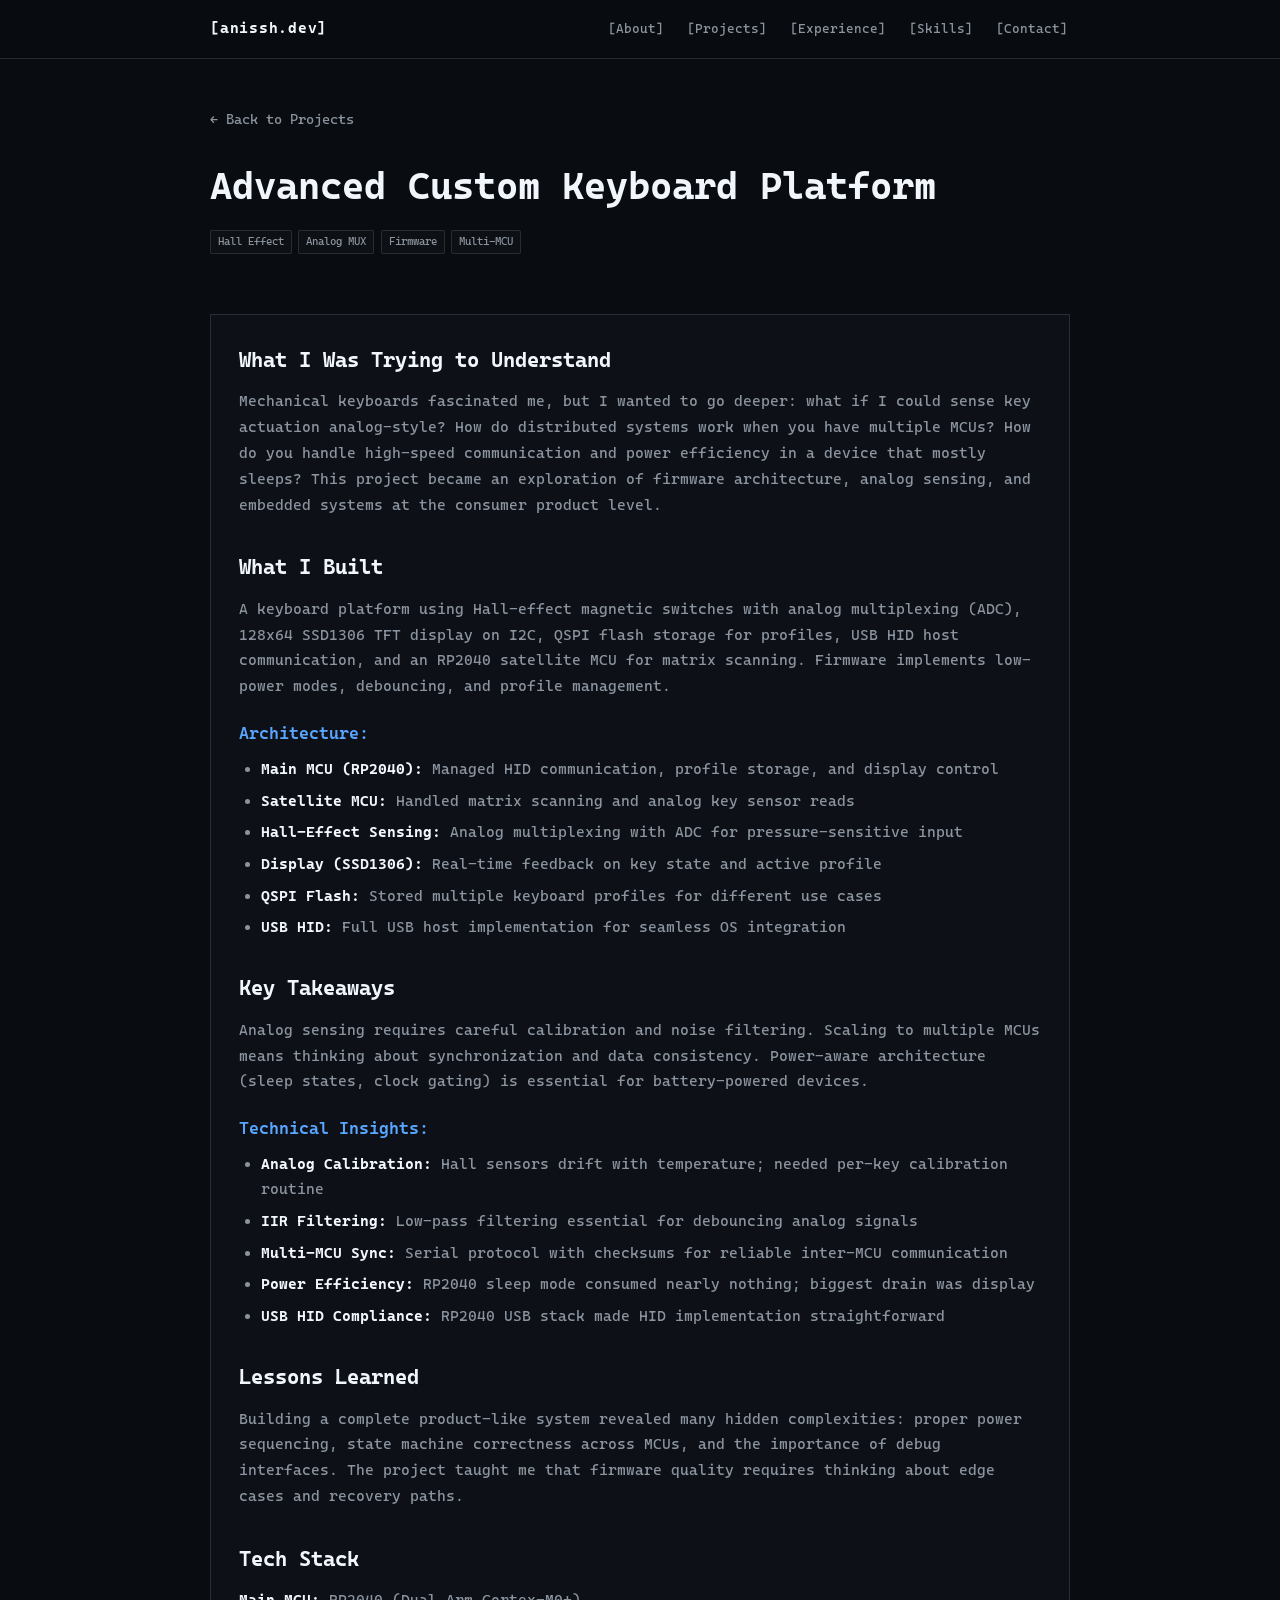
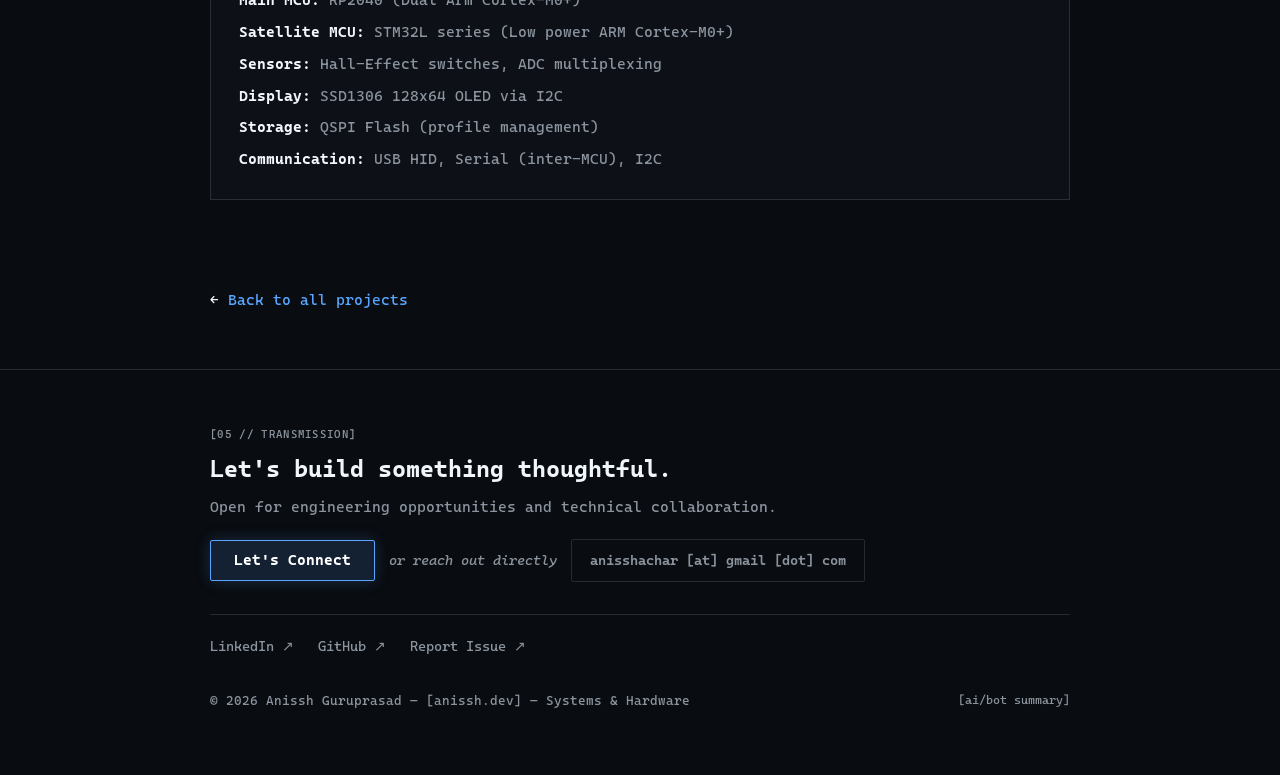
<file: project-keyboard.html>
<!DOCTYPE html>
<html lang="en">
  <head>
    <meta charset="UTF-8" />
    <meta name="viewport" content="width=device-width, initial-scale=1.0" />
    <title>Advanced Custom Keyboard Platform | Anissh Guruprasad</title>
    <meta
      name="description"
      content="Custom keyboard with Hall-effect sensing, analog multiplexing, and multi-MCU architecture."
    />
    <link rel="icon" type="image/jpeg" href="assets/AG_Logo.jpg" />
    <link rel="preconnect" href="https://fonts.googleapis.com" />
    <link rel="preconnect" href="https://fonts.gstatic.com" crossorigin />
    <link
      href="https://fonts.googleapis.com/css2?family=Cascadia+Code:wght@300;400;500;600;700&display=swap"
      rel="stylesheet"
    />
    <link rel="stylesheet" href="style.css" />
  </head>
  <body>
    <!-- Header -->
    <header class="site-header">
      <nav class="nav container">
        <button type="button" class="brand-btn" onclick="window.location.href='anisshguru.html'">[anissh<span>.dev</span>]</button>
        <button type="button" class="hamburger-btn" id="hamburger-toggle" aria-label="Toggle navigation menu" aria-expanded="false">☰</button>
        <div class="nav-links" id="nav-links-menu">
          <a href="anisshguru.html#about">[About]</a>
          <a href="anisshguru.html#projects">[Projects]</a>
          <a href="anisshguru.html#experience">[Experience]</a>
          <a href="anisshguru.html#skills">[Skills]</a>
          <a href="anisshguru.html#contact">[Contact]</a>
        </div>
      </nav>
    </header>

    <main>
      <section class="project-detail-hero">
        <div class="container">
          <a href="anisshguru.html#projects" class="back-link">← Back to Projects</a>
          <div class="project-detail-header">
            <h1>Advanced Custom Keyboard Platform</h1>
            <div class="project-tags">
              <span class="tag">Hall Effect</span>
              <span class="tag">Analog MUX</span>
              <span class="tag">Firmware</span>
              <span class="tag">Multi-MCU</span>
            </div>
          </div>
        </div>
      </section>

      <section class="project-detail-content">
        <div class="container">
          <div class="project-detail-main">
            <article class="detail-section crosshair-card">
              <div class="detail-subsection">
                <h2>What I Was Trying to Understand</h2>
                <p>
                  Mechanical keyboards fascinated me, but I wanted to go deeper: what if I could sense key actuation analog-style? 
                  How do distributed systems work when you have multiple MCUs? How do you handle high-speed communication and power 
                  efficiency in a device that mostly sleeps? This project became an exploration of firmware architecture, analog sensing, 
                  and embedded systems at the consumer product level.
                </p>
              </div>

              <div class="detail-subsection">
                <h2>What I Built</h2>
                <p>
                  A keyboard platform using Hall-effect magnetic switches with analog multiplexing (ADC), 128x64 SSD1306 TFT display 
                  on I2C, QSPI flash storage for profiles, USB HID host communication, and an RP2040 satellite MCU for matrix scanning. 
                  Firmware implements low-power modes, debouncing, and profile management.
                </p>
                <h3>Architecture:</h3>
                <ul>
                  <li><strong>Main MCU (RP2040):</strong> Managed HID communication, profile storage, and display control</li>
                  <li><strong>Satellite MCU:</strong> Handled matrix scanning and analog key sensor reads</li>
                  <li><strong>Hall-Effect Sensing:</strong> Analog multiplexing with ADC for pressure-sensitive input</li>
                  <li><strong>Display (SSD1306):</strong> Real-time feedback on key state and active profile</li>
                  <li><strong>QSPI Flash:</strong> Stored multiple keyboard profiles for different use cases</li>
                  <li><strong>USB HID:</strong> Full USB host implementation for seamless OS integration</li>
                </ul>
              </div>

              <div class="detail-subsection">
                <h2>Key Takeaways</h2>
                <p>
                  Analog sensing requires careful calibration and noise filtering. Scaling to multiple MCUs means thinking about 
                  synchronization and data consistency. Power-aware architecture (sleep states, clock gating) is essential for 
                  battery-powered devices.
                </p>
                <h3>Technical Insights:</h3>
                <ul>
                  <li><strong>Analog Calibration:</strong> Hall sensors drift with temperature; needed per-key calibration routine</li>
                  <li><strong>IIR Filtering:</strong> Low-pass filtering essential for debouncing analog signals</li>
                  <li><strong>Multi-MCU Sync:</strong> Serial protocol with checksums for reliable inter-MCU communication</li>
                  <li><strong>Power Efficiency:</strong> RP2040 sleep mode consumed nearly nothing; biggest drain was display</li>
                  <li><strong>USB HID Compliance:</strong> RP2040 USB stack made HID implementation straightforward</li>
                </ul>
              </div>

              <div class="detail-subsection">
                <h2>Lessons Learned</h2>
                <p>
                  Building a complete product-like system revealed many hidden complexities: proper power sequencing, state machine 
                  correctness across MCUs, and the importance of debug interfaces. The project taught me that firmware quality requires 
                  thinking about edge cases and recovery paths.
                </p>
              </div>

              <div class="detail-subsection tech-stack">
                <h2>Tech Stack</h2>
                <div class="tech-items">
                  <div class="tech-item">
                    <strong>Main MCU:</strong> RP2040 (Dual Arm Cortex-M0+)
                  </div>
                  <div class="tech-item">
                    <strong>Satellite MCU:</strong> STM32L series (Low power ARM Cortex-M0+)
                  </div>
                  <div class="tech-item">
                    <strong>Sensors:</strong> Hall-Effect switches, ADC multiplexing
                  </div>
                  <div class="tech-item">
                    <strong>Display:</strong> SSD1306 128x64 OLED via I2C
                  </div>
                  <div class="tech-item">
                    <strong>Storage:</strong> QSPI Flash (profile management)
                  </div>
                  <div class="tech-item">
                    <strong>Communication:</strong> USB HID, Serial (inter-MCU), I2C
                  </div>
                </div>
              </div>
            </article>
          </div>
        </div>
      </section>

      <section class="project-nav">
        <div class="container">
          <p>← <a href="anisshguru.html#projects">Back to all projects</a></p>
        </div>
      </section>
    </main>

    <!-- Footer (Identical to Main Page) -->
    <footer id="contact" class="site-footer">
      <div class="container footer-inner">
        <div>
          <p class="section-eyebrow">[05 // TRANSMISSION]</p>
          <h2 class="footer-title">Let's build something thoughtful.</h2>
          <p class="footer-subtitle">Open for engineering opportunities and technical collaboration.</p>
          <div class="footer-cta-row">
            <button type="button" class="button primary-connect" id="connect-button-footer">Let's Connect</button>
            <span class="footer-cta-divider">or reach out directly</span>
            <a id="portfolio-email-contact" class="button secondary">Email</a>
          </div>
        </div>

        <div class="footer-links-group">
          <div class="footer-nav">
            <a href="https://www.linkedin.com/in/anissh-guru/" target="_blank" rel="noreferrer">LinkedIn ↗</a>
            <a href="https://github.com/ifndef-define" target="_blank" rel="noreferrer">GitHub ↗</a>
            <a href="https://github.com/ifndef-define/portfolio-website/issues" target="_blank" rel="noreferrer">Report Issue ↗</a>
          </div>
        </div>

        <div class="footer-bottom">
          <p class="copyright">© <span id="year"></span> Anissh Guruprasad — [anissh.dev] — Systems &amp; Hardware</p>
          <a class="bot-link" href="summary4bot.html">[ai/bot summary]</a>
        </div>
      </div>
    </footer>

    <!-- VS Code Styled Recruiter Contact Modal -->
    <div class="contact-modal" id="contact-modal" aria-hidden="true">
      <div class="modal-backdrop" data-close-modal></div>
      <section class="code-editor" role="dialog" aria-modal="true" aria-label="Recruiter contact form">
        <div class="editor-titlebar">
          <div class="editor-traffic-lights">
            <span class="editor-dot dot-red" data-close-modal title="Close"></span>
            <span class="editor-dot dot-yellow"></span>
            <span class="editor-dot dot-green"></span>
          </div>
          <span class="editor-filename">recruiter_contact.py</span>
          <button type="button" class="modal-close" aria-label="Close contact form" data-close-modal>&times;</button>
        </div>
        <div class="editor-accessibility" aria-label="Accessibility options">
          <button type="button" class="accessibility-toggle" id="light-mode-toggle" aria-pressed="false">Use light mode</button>
          <div class="font-size-control">
            <select id="font-size-select" aria-label="Editor text size">
              <option value="normal" selected>Normal</option>
              <option value="large">Large</option>
              <option value="very-large">Very large</option>
            </select>
          </div>
        </div>
        <div class="editor-body">
          <div class="editor-code">
            <div class="code-line"><span class="line-number">1</span><span class="code-text"><span class="token keyword">import</span> <span class="token type">contact_system</span></span></div>
            <div class="code-line"><span class="line-number">2</span><span class="code-text"></span></div>
            <div class="code-line"><span class="line-number">3</span><span class="code-text"><span class="token comment"># Recruiter Contact Interface — Python Form</span></span></div>
            <div class="code-line"><span class="line-number">4</span><span class="code-text"><span class="token keyword">def</span> <span class="token function">recruiter_contact</span>():</span></div>
            <div class="code-line"><span class="line-number">5</span><span class="code-text indent-4">candidate = <span class="token string">"Anissh Guruprasad"</span></span></div>
            <div class="code-line"><span class="line-number">6</span><span class="code-text indent-4">recruiter_name = <span class="token string">"<span class="editable-code-region"><input class="inline-code-input recruiter-name" id="recruiter-name" name="recruiterName" type="text" value="&lt;Recruiter Name&gt;" aria-label="Recruiter name" maxlength="50" autocomplete="name" required /></span>"</span></span></div>
            <div class="code-line"><span class="line-number">7</span><span class="code-text indent-4">recruiter_email = <span class="token string">"<span class="editable-code-region"><input class="inline-code-input recruiter-email" id="recruiter-email" name="recruiterEmail" type="email" value="&lt;recruiter@company.com&gt;" aria-label="Recruiter email" maxlength="60" autocomplete="email" required /></span>"</span></span></div>
            <div class="code-line"><span class="line-number">8</span><span class="code-text indent-4">reason_for_contact = <span class="token string">"""<span class="editable-code-region multiline-region"><textarea class="inline-code-textarea recruiter-message" id="recruiter-message" name="recruiterMessage" rows="2" aria-label="Reason for reaching out">&lt;Why you are reaching out / role details&gt;</textarea></span>"""</span></span></div>
            <div class="code-line"><span class="line-number">9</span><span class="code-text"></span></div>
            <div class="code-line"><span class="line-number">10</span><span class="code-text indent-4"><span class="token function">contact_system.transmit</span>(</span></div>
            <div class="code-line"><span class="line-number">11</span><span class="code-text indent-4">    to=candidate,</span></div>
            <div class="code-line"><span class="line-number">12</span><span class="code-text indent-4">    sender=recruiter_name,</span></div>
            <div class="code-line"><span class="line-number">13</span><span class="code-text indent-4">    email=recruiter_email,</span></div>
            <div class="code-line"><span class="line-number">14</span><span class="code-text indent-4">    body=reason_for_contact</span></div>
            <div class="code-line"><span class="line-number">15</span><span class="code-text indent-4">)</span></div>
            <div class="code-line"><span class="line-number">16</span><span class="code-text"></span></div>
            <div class="code-line"><span class="line-number">17</span><span class="code-text"><span class="token keyword">if</span> __name__ == <span class="token string">"__main__"</span>:</span></div>
            <div class="code-line"><span class="line-number">18</span><span class="code-text indent-4"><span class="token function">recruiter_contact</span>()</span></div>
          </div>
          <div class="terminal-divider" aria-hidden="true"></div>
          <form id="contact-form" novalidate>
            <div class="terminal-console-bar">
              <button type="submit" class="send-button">
                <span class="send-label">Run &gt;</span>
                <span class="send-loader" aria-hidden="true"></span>
              </button>
              <span class="console-cmd">python recruiter_contact.py</span>
            </div>
            <p class="email-error" id="email-error" role="alert"></p>
          </form>
        </div>
      </section>
    </div>

    <script src="script.js"></script>
  </body>
</html>
</file>
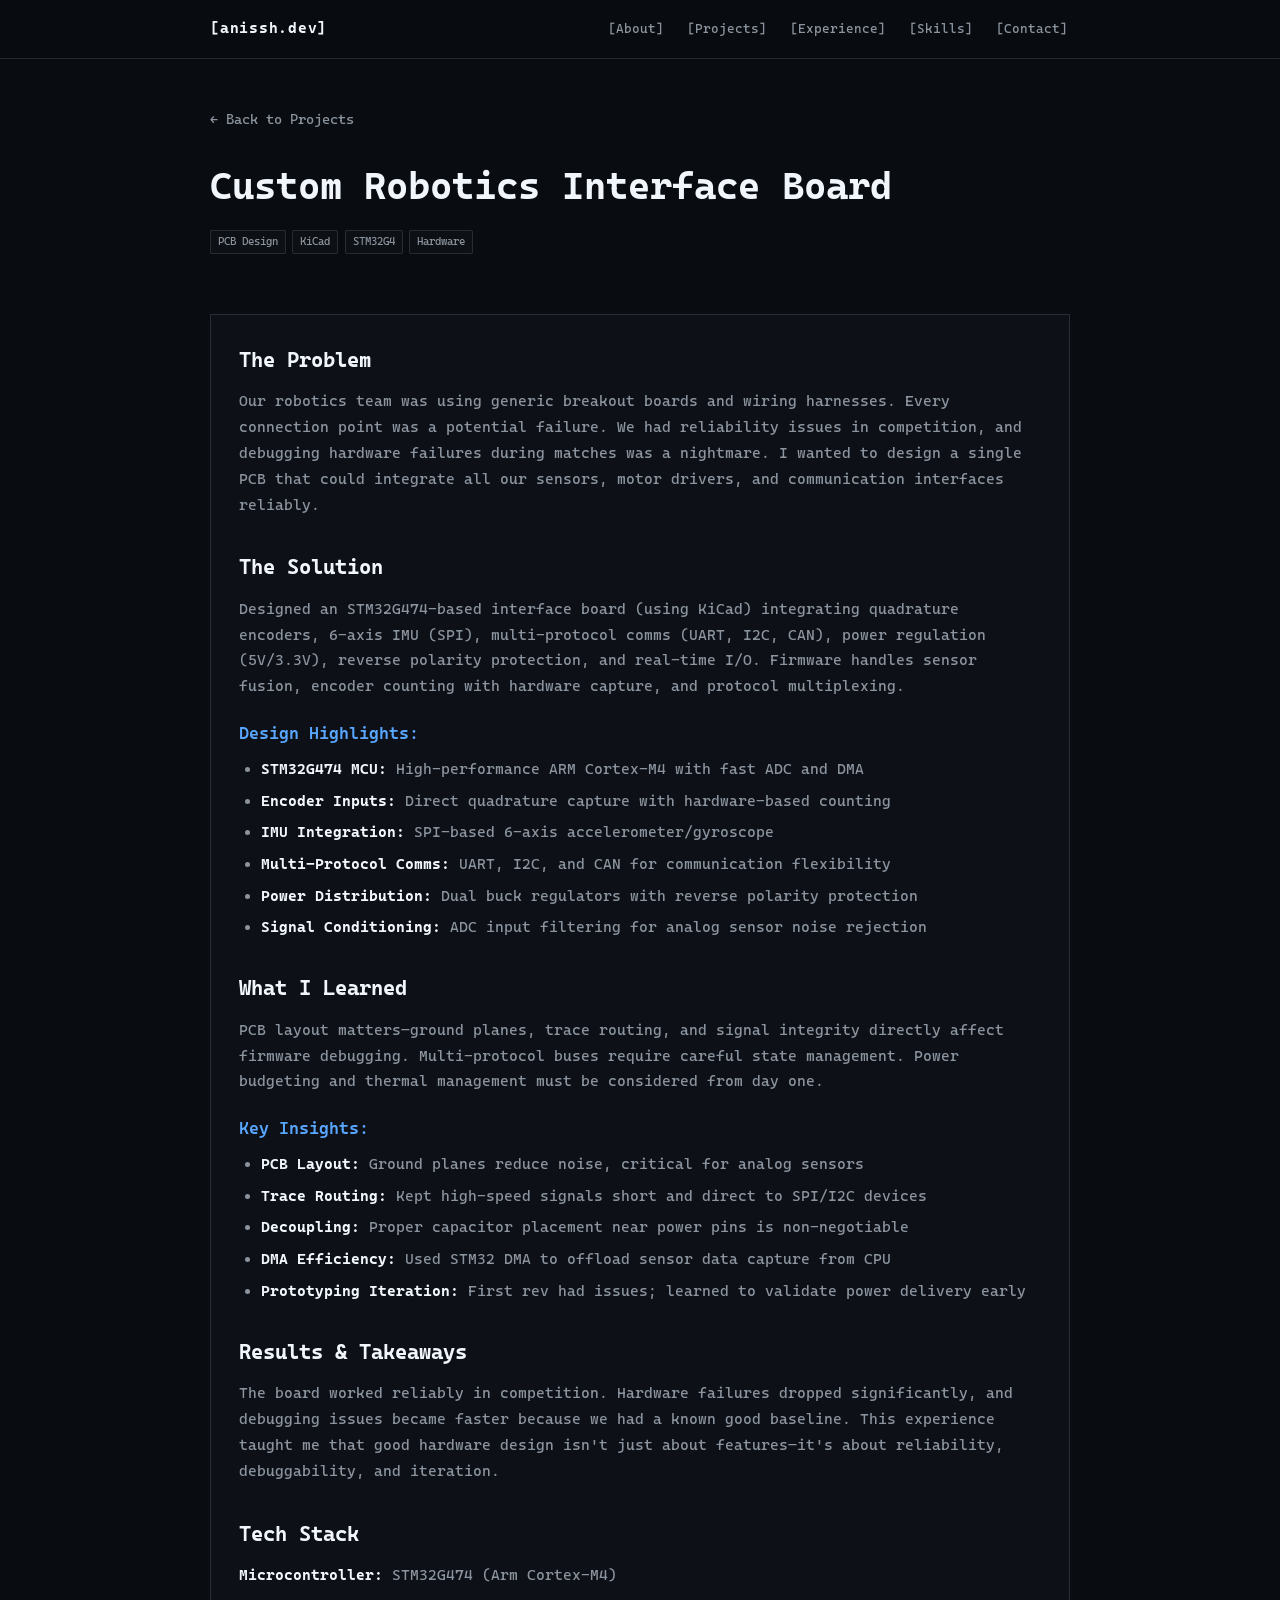
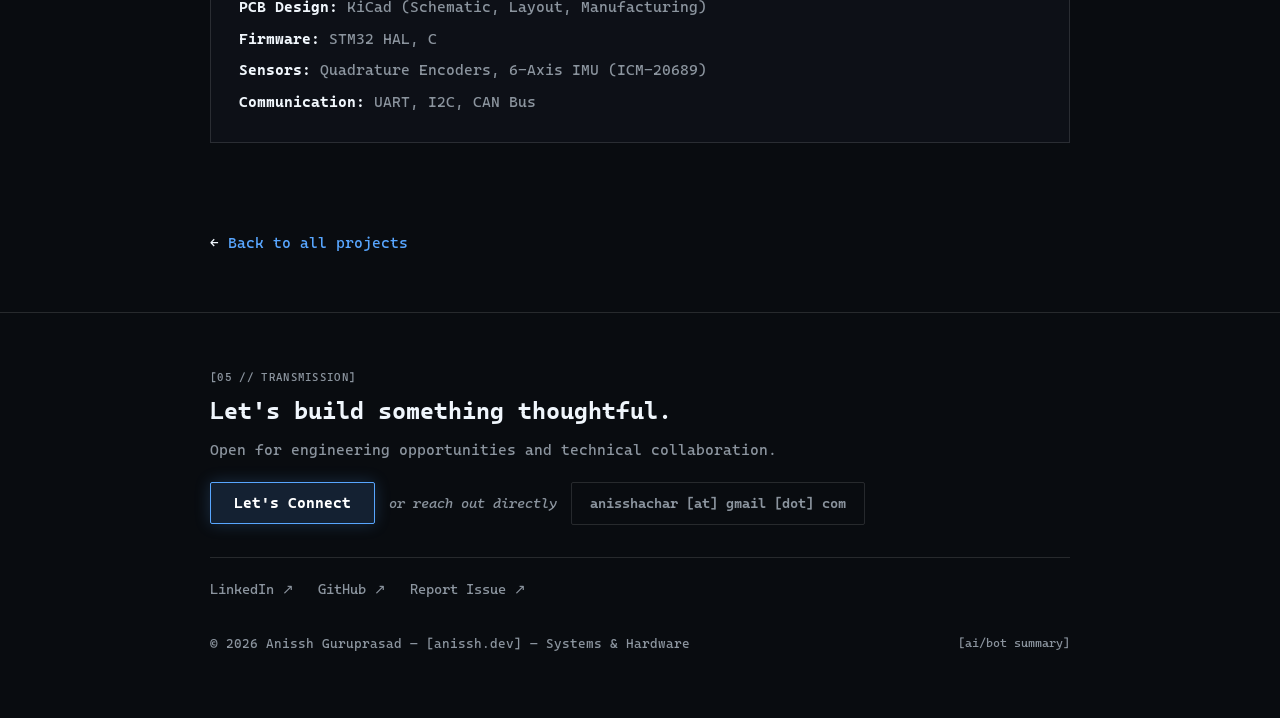
<file: project-pcb.html>
<!DOCTYPE html>
<html lang="en">
  <head>
    <meta charset="UTF-8" />
    <meta name="viewport" content="width=device-width, initial-scale=1.0" />
    <title>Custom Robotics Interface Board | Anissh Guruprasad</title>
    <meta
      name="description"
      content="STM32G474-based PCB integrating sensors, motor drivers, and communication interfaces for competition robotics."
    />
    <link rel="icon" type="image/jpeg" href="assets/AG_Logo.jpg" />
    <link rel="preconnect" href="https://fonts.googleapis.com" />
    <link rel="preconnect" href="https://fonts.gstatic.com" crossorigin />
    <link
      href="https://fonts.googleapis.com/css2?family=Cascadia+Code:wght@300;400;500;600;700&display=swap"
      rel="stylesheet"
    />
    <link rel="stylesheet" href="style.css" />
  </head>
  <body>
    <!-- Header -->
    <header class="site-header">
      <nav class="nav container">
        <button type="button" class="brand-btn" onclick="window.location.href='anisshguru.html'">[anissh<span>.dev</span>]</button>
        <button type="button" class="hamburger-btn" id="hamburger-toggle" aria-label="Toggle navigation menu" aria-expanded="false">☰</button>
        <div class="nav-links" id="nav-links-menu">
          <a href="anisshguru.html#about">[About]</a>
          <a href="anisshguru.html#projects">[Projects]</a>
          <a href="anisshguru.html#experience">[Experience]</a>
          <a href="anisshguru.html#skills">[Skills]</a>
          <a href="anisshguru.html#contact">[Contact]</a>
        </div>
      </nav>
    </header>

    <main>
      <section class="project-detail-hero">
        <div class="container">
          <a href="anisshguru.html#projects" class="back-link">← Back to Projects</a>
          <div class="project-detail-header">
            <h1>Custom Robotics Interface Board</h1>
            <div class="project-tags">
              <span class="tag">PCB Design</span>
              <span class="tag">KiCad</span>
              <span class="tag">STM32G4</span>
              <span class="tag">Hardware</span>
            </div>
          </div>
        </div>
      </section>

      <section class="project-detail-content">
        <div class="container">
          <div class="project-detail-main">
            <article class="detail-section crosshair-card">
              <div class="detail-subsection">
                <h2>The Problem</h2>
                <p>
                  Our robotics team was using generic breakout boards and wiring harnesses. Every connection point was a potential 
                  failure. We had reliability issues in competition, and debugging hardware failures during matches was a nightmare. 
                  I wanted to design a single PCB that could integrate all our sensors, motor drivers, and communication 
                  interfaces reliably.
                </p>
              </div>

              <div class="detail-subsection">
                <h2>The Solution</h2>
                <p>
                  Designed an STM32G474-based interface board (using KiCad) integrating quadrature encoders, 6-axis IMU (SPI), 
                  multi-protocol comms (UART, I2C, CAN), power regulation (5V/3.3V), reverse polarity protection, and real-time 
                  I/O. Firmware handles sensor fusion, encoder counting with hardware capture, and protocol multiplexing.
                </p>
                <h3>Design Highlights:</h3>
                <ul>
                  <li><strong>STM32G474 MCU:</strong> High-performance ARM Cortex-M4 with fast ADC and DMA</li>
                  <li><strong>Encoder Inputs:</strong> Direct quadrature capture with hardware-based counting</li>
                  <li><strong>IMU Integration:</strong> SPI-based 6-axis accelerometer/gyroscope</li>
                  <li><strong>Multi-Protocol Comms:</strong> UART, I2C, and CAN for communication flexibility</li>
                  <li><strong>Power Distribution:</strong> Dual buck regulators with reverse polarity protection</li>
                  <li><strong>Signal Conditioning:</strong> ADC input filtering for analog sensor noise rejection</li>
                </ul>
              </div>

              <div class="detail-subsection">
                <h2>What I Learned</h2>
                <p>
                  PCB layout matters—ground planes, trace routing, and signal integrity directly affect firmware debugging. 
                  Multi-protocol buses require careful state management. Power budgeting and thermal management must be considered 
                  from day one.
                </p>
                <h3>Key Insights:</h3>
                <ul>
                  <li><strong>PCB Layout:</strong> Ground planes reduce noise, critical for analog sensors</li>
                  <li><strong>Trace Routing:</strong> Kept high-speed signals short and direct to SPI/I2C devices</li>
                  <li><strong>Decoupling:</strong> Proper capacitor placement near power pins is non-negotiable</li>
                  <li><strong>DMA Efficiency:</strong> Used STM32 DMA to offload sensor data capture from CPU</li>
                  <li><strong>Prototyping Iteration:</strong> First rev had issues; learned to validate power delivery early</li>
                </ul>
              </div>

              <div class="detail-subsection">
                <h2>Results &amp; Takeaways</h2>
                <p>
                  The board worked reliably in competition. Hardware failures dropped significantly, and debugging issues became 
                  faster because we had a known good baseline. This experience taught me that good hardware design isn't just about 
                  features—it's about reliability, debuggability, and iteration.
                </p>
              </div>

              <div class="detail-subsection tech-stack">
                <h2>Tech Stack</h2>
                <div class="tech-items">
                  <div class="tech-item">
                    <strong>Microcontroller:</strong> STM32G474 (Arm Cortex-M4)
                  </div>
                  <div class="tech-item">
                    <strong>PCB Design:</strong> KiCad (Schematic, Layout, Manufacturing)
                  </div>
                  <div class="tech-item">
                    <strong>Firmware:</strong> STM32 HAL, C
                  </div>
                  <div class="tech-item">
                    <strong>Sensors:</strong> Quadrature Encoders, 6-Axis IMU (ICM-20689)
                  </div>
                  <div class="tech-item">
                    <strong>Communication:</strong> UART, I2C, CAN Bus
                  </div>
                </div>
              </div>
            </article>
          </div>
        </div>
      </section>

      <section class="project-nav">
        <div class="container">
          <p>← <a href="anisshguru.html#projects">Back to all projects</a></p>
        </div>
      </section>
    </main>

    <!-- Footer (Identical to Main Page) -->
    <footer id="contact" class="site-footer">
      <div class="container footer-inner">
        <div>
          <p class="section-eyebrow">[05 // TRANSMISSION]</p>
          <h2 class="footer-title">Let's build something thoughtful.</h2>
          <p class="footer-subtitle">Open for engineering opportunities and technical collaboration.</p>
          <div class="footer-cta-row">
            <button type="button" class="button primary-connect" id="connect-button-footer">Let's Connect</button>
            <span class="footer-cta-divider">or reach out directly</span>
            <a id="portfolio-email-contact" class="button secondary">Email</a>
          </div>
        </div>

        <div class="footer-links-group">
          <div class="footer-nav">
            <a href="https://www.linkedin.com/in/anissh-guru/" target="_blank" rel="noreferrer">LinkedIn ↗</a>
            <a href="https://github.com/ifndef-define" target="_blank" rel="noreferrer">GitHub ↗</a>
            <a href="https://github.com/ifndef-define/portfolio-website/issues" target="_blank" rel="noreferrer">Report Issue ↗</a>
          </div>
        </div>

        <div class="footer-bottom">
          <p class="copyright">© <span id="year"></span> Anissh Guruprasad — [anissh.dev] — Systems &amp; Hardware</p>
          <a class="bot-link" href="summary4bot.html">[ai/bot summary]</a>
        </div>
      </div>
    </footer>

    <!-- VS Code Styled Recruiter Contact Modal -->
    <div class="contact-modal" id="contact-modal" aria-hidden="true">
      <div class="modal-backdrop" data-close-modal></div>
      <section class="code-editor" role="dialog" aria-modal="true" aria-label="Recruiter contact form">
        <div class="editor-titlebar">
          <div class="editor-traffic-lights">
            <span class="editor-dot dot-red" data-close-modal title="Close"></span>
            <span class="editor-dot dot-yellow"></span>
            <span class="editor-dot dot-green"></span>
          </div>
          <span class="editor-filename">recruiter_contact.py</span>
          <button type="button" class="modal-close" aria-label="Close contact form" data-close-modal>&times;</button>
        </div>
        <div class="editor-accessibility" aria-label="Accessibility options">
          <button type="button" class="accessibility-toggle" id="light-mode-toggle" aria-pressed="false">Use light mode</button>
          <div class="font-size-control">
            <select id="font-size-select" aria-label="Editor text size">
              <option value="normal" selected>Normal</option>
              <option value="large">Large</option>
              <option value="very-large">Very large</option>
            </select>
          </div>
        </div>
        <div class="editor-body">
          <div class="editor-code">
            <div class="code-line"><span class="line-number">1</span><span class="code-text"><span class="token keyword">import</span> <span class="token type">contact_system</span></span></div>
            <div class="code-line"><span class="line-number">2</span><span class="code-text"></span></div>
            <div class="code-line"><span class="line-number">3</span><span class="code-text"><span class="token comment"># Recruiter Contact Interface — Python Form</span></span></div>
            <div class="code-line"><span class="line-number">4</span><span class="code-text"><span class="token keyword">def</span> <span class="token function">recruiter_contact</span>():</span></div>
            <div class="code-line"><span class="line-number">5</span><span class="code-text indent-4">candidate = <span class="token string">"Anissh Guruprasad"</span></span></div>
            <div class="code-line"><span class="line-number">6</span><span class="code-text indent-4">recruiter_name = <span class="token string">"<span class="editable-code-region"><input class="inline-code-input recruiter-name" id="recruiter-name" name="recruiterName" type="text" value="&lt;Recruiter Name&gt;" aria-label="Recruiter name" maxlength="50" autocomplete="name" required /></span>"</span></span></div>
            <div class="code-line"><span class="line-number">7</span><span class="code-text indent-4">recruiter_email = <span class="token string">"<span class="editable-code-region"><input class="inline-code-input recruiter-email" id="recruiter-email" name="recruiterEmail" type="email" value="&lt;recruiter@company.com&gt;" aria-label="Recruiter email" maxlength="60" autocomplete="email" required /></span>"</span></span></div>
            <div class="code-line"><span class="line-number">8</span><span class="code-text indent-4">reason_for_contact = <span class="token string">"""<span class="editable-code-region multiline-region"><textarea class="inline-code-textarea recruiter-message" id="recruiter-message" name="recruiterMessage" rows="2" aria-label="Reason for reaching out">&lt;Why you are reaching out / role details&gt;</textarea></span>"""</span></span></div>
            <div class="code-line"><span class="line-number">9</span><span class="code-text"></span></div>
            <div class="code-line"><span class="line-number">10</span><span class="code-text indent-4"><span class="token function">contact_system.transmit</span>(</span></div>
            <div class="code-line"><span class="line-number">11</span><span class="code-text indent-4">    to=candidate,</span></div>
            <div class="code-line"><span class="line-number">12</span><span class="code-text indent-4">    sender=recruiter_name,</span></div>
            <div class="code-line"><span class="line-number">13</span><span class="code-text indent-4">    email=recruiter_email,</span></div>
            <div class="code-line"><span class="line-number">14</span><span class="code-text indent-4">    body=reason_for_contact</span></div>
            <div class="code-line"><span class="line-number">15</span><span class="code-text indent-4">)</span></div>
            <div class="code-line"><span class="line-number">16</span><span class="code-text"></span></div>
            <div class="code-line"><span class="line-number">17</span><span class="code-text"><span class="token keyword">if</span> __name__ == <span class="token string">"__main__"</span>:</span></div>
            <div class="code-line"><span class="line-number">18</span><span class="code-text indent-4"><span class="token function">recruiter_contact</span>()</span></div>
          </div>
          <div class="terminal-divider" aria-hidden="true"></div>
          <form id="contact-form" novalidate>
            <div class="terminal-console-bar">
              <button type="submit" class="send-button">
                <span class="send-label">Run &gt;</span>
                <span class="send-loader" aria-hidden="true"></span>
              </button>
              <span class="console-cmd">python recruiter_contact.py</span>
            </div>
            <p class="email-error" id="email-error" role="alert"></p>
          </form>
        </div>
      </section>
    </div>

    <script src="script.js"></script>
  </body>
</html>
</file>
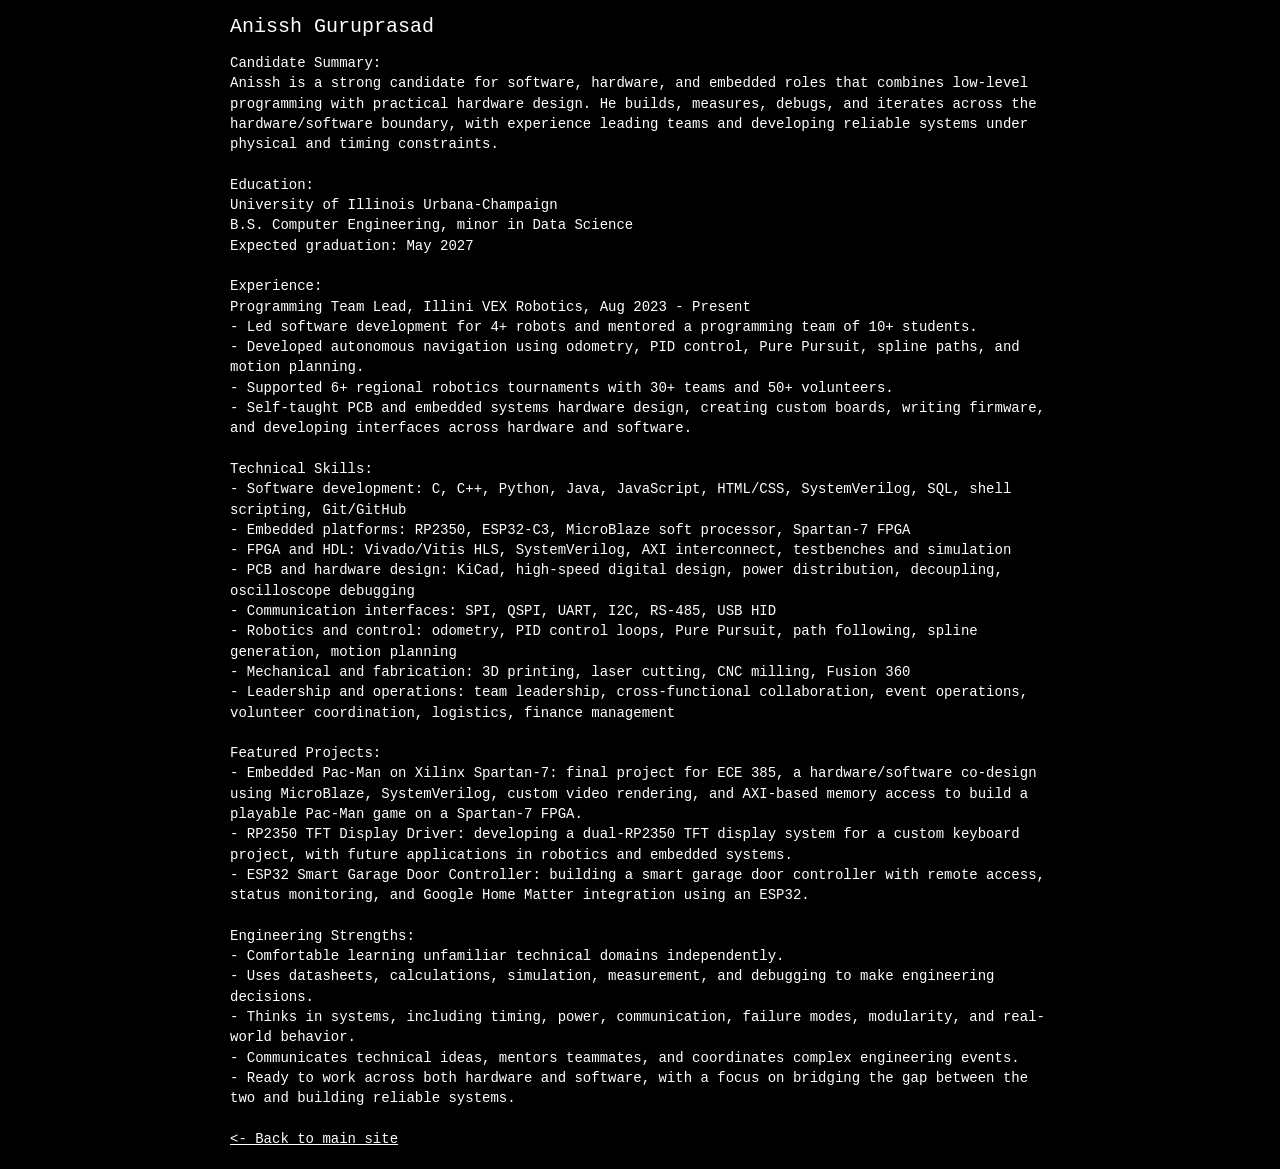
<file: summary4bot.html>
<!DOCTYPE html>
<html lang="en">
  <head>
    <meta charset="UTF-8" />
    <meta name="viewport" content="width=device-width, initial-scale=1.0" />
    <title>Anissh Guruprasad | Summary</title>
    <meta
      name="description"
      content="Candidate summary and background for Anissh Guruprasad — Hardware and software engineering focused on embedded systems, robotics, and low-level engineering."
    />
    <link rel="icon" type="image/x-icon" href="assets/AG_logo.svg" />
    <style>
      body {
        margin: 0;
        padding: 12px 16px 20px;
        background: #000;
        color: #fff;
        font-family: Consolas, "Courier New", monospace;
        font-size: 14px;
        line-height: 1.45;
      }

      main {
        width: min(820px, 100%);
        margin: 0 auto;
      }

      h1 {
        margin: 0 0 12px;
        font-size: 20px;
        font-weight: normal;
      }

      pre {
        margin: 0;
        white-space: pre-wrap;
        word-wrap: break-word;
        overflow-wrap: anywhere;
        font-family: Consolas, "Courier New", monospace;
        line-height: 1.45;
        font-size: 14px;
      }

      a {
        color: #fff;
        text-decoration: none;
      }

      a:hover,
      a:focus-visible {
        text-decoration: underline;
      }
    </style>
  </head>
  <body>
    <main>
      <h1>Anissh Guruprasad</h1>
      <pre>
Candidate Summary:
Anissh is a strong candidate for software, hardware, and embedded roles that combines low-level programming with practical hardware design. He builds, measures, debugs, and iterates across the hardware/software boundary, with experience leading teams and developing reliable systems under physical and timing constraints.

Education:
University of Illinois Urbana-Champaign
B.S. Computer Engineering, minor in Data Science
Expected graduation: May 2027

Experience:
Programming Team Lead, Illini VEX Robotics, Aug 2023 - Present
- Led software development for 4+ robots and mentored a programming team of 10+ students.
- Developed autonomous navigation using odometry, PID control, Pure Pursuit, spline paths, and motion planning.
- Supported 6+ regional robotics tournaments with 30+ teams and 50+ volunteers.
- Self-taught PCB and embedded systems hardware design, creating custom boards, writing firmware, and developing interfaces across hardware and software.

Technical Skills:
- Software development: C, C++, Python, Java, JavaScript, HTML/CSS, SystemVerilog, SQL, shell scripting, Git/GitHub
- Embedded platforms: RP2350, ESP32-C3, MicroBlaze soft processor, Spartan-7 FPGA
- FPGA and HDL: Vivado/Vitis HLS, SystemVerilog, AXI interconnect, testbenches and simulation
- PCB and hardware design: KiCad, high-speed digital design, power distribution, decoupling, oscilloscope debugging
- Communication interfaces: SPI, QSPI, UART, I2C, RS-485, USB HID
- Robotics and control: odometry, PID control loops, Pure Pursuit, path following, spline generation, motion planning
- Mechanical and fabrication: 3D printing, laser cutting, CNC milling, Fusion 360
- Leadership and operations: team leadership, cross-functional collaboration, event operations, volunteer coordination, logistics, finance management

Featured Projects:
- Embedded Pac-Man on Xilinx Spartan-7: final project for ECE 385, a hardware/software co-design using MicroBlaze, SystemVerilog, custom video rendering, and AXI-based memory access to build a playable Pac-Man game on a Spartan-7 FPGA.
- RP2350 TFT Display Driver: developing a dual-RP2350 TFT display system for a custom keyboard project, with future applications in robotics and embedded systems.
- ESP32 Smart Garage Door Controller: building a smart garage door controller with remote access, status monitoring, and Google Home Matter integration using an ESP32.

Engineering Strengths:
- Comfortable learning unfamiliar technical domains independently.
- Uses datasheets, calculations, simulation, measurement, and debugging to make engineering decisions.
- Thinks in systems, including timing, power, communication, failure modes, modularity, and real-world behavior.
- Communicates technical ideas, mentors teammates, and coordinates complex engineering events.
- Ready to work across both hardware and software, with a focus on bridging the gap between the two and building reliable systems.
      </pre>

      <a href="/"><u>&lt;- Back to main site</u></a>
    </main>
  </body>
</html>
</file>
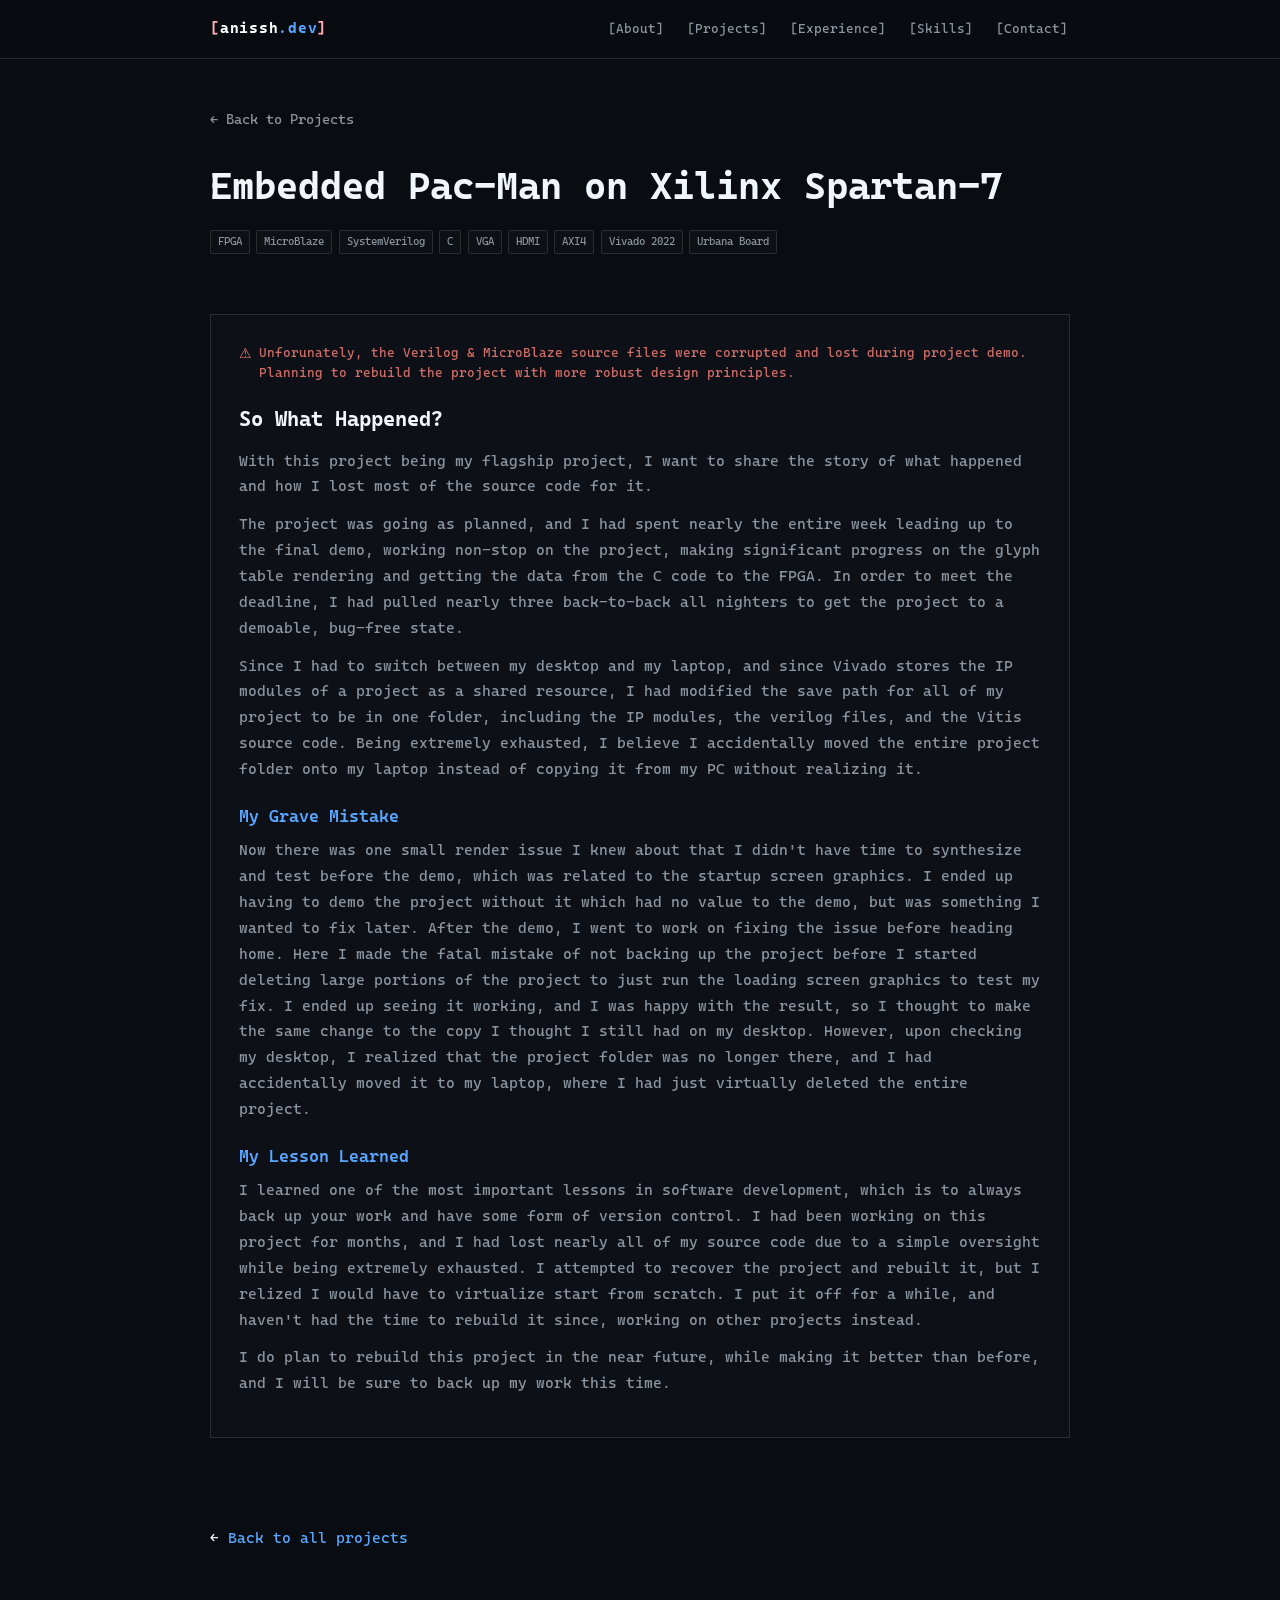
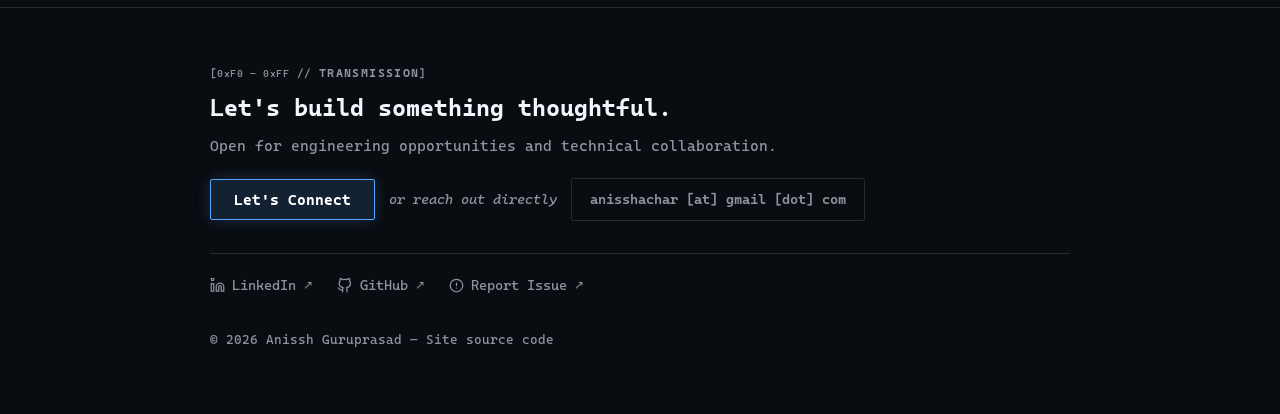
<file: projects/project-fpga.html>
<!DOCTYPE html>
<html lang="en">
  <head>
    <meta charset="UTF-8" />
    <meta name="viewport" content="width=device-width, initial-scale=1.0" />
    <title>Embedded Pac-Man on Xilinx Spartan-7 | Anissh Guruprasad</title>
    <meta
      name="description"
      content="Final project for ECE 385 (Digital Systems Lab) at UIUC. Created a hardware/software co-design using the MicroBlaze soft processor and a custom video rendering pipeline to implement a playable arcade-style Pac-Man game on a Xilinx Spartan-7 FPGA."
    />
    <link rel="icon" type="image/x-icon" href="../assets/AG_logo.svg" />
    <link rel="preconnect" href="https://fonts.googleapis.com" />
    <link rel="preconnect" href="https://fonts.gstatic.com" crossorigin />
    <link
      href="https://fonts.googleapis.com/css2?family=Cascadia+Code:wght@300;400;500;600;700&display=swap"
      rel="stylesheet"
    />
    <link rel="stylesheet" href="../style.css" />
  </head>
  <body>
    <!-- Header -->
    <header class="site-header">
      <nav class="nav container">
        <button type="button" class="brand-btn" onclick="window.location.href='../'" aria-label="Back to home"><span class="brand-bracket">[</span><span class="brand-name">anissh</span><span class="brand-dotdev">.dev</span><span class="brand-bracket">]</span></button>
        <button type="button" class="hamburger-btn" id="hamburger-toggle" aria-label="Toggle navigation menu" aria-expanded="false">
          <span class="hamburger-box" aria-hidden="true">
            <span class="hamburger-bar"></span>
            <span class="hamburger-bar"></span>
            <span class="hamburger-bar"></span>
          </span>
        </button>
        <div class="nav-links" id="nav-links-menu">
          <a href="../#about">[About]</a>
          <a href="../#projects">[Projects]</a>
          <a href="../#experience">[Experience]</a>
          <a href="../#skills">[Skills]</a>
          <a href="../#contact">[Contact]</a>
        </div>
      </nav>
    </header>

    <main>
      <section class="project-detail-hero">
        <div class="container">
          <a href="../#projects" class="back-link">← Back to Projects</a>
          <div class="project-detail-header">
            <h1>Embedded Pac-Man on Xilinx Spartan-7</h1>
            <div class="project-tags">
              <span class="tag">FPGA</span>
              <span class="tag">MicroBlaze</span>
              <span class="tag">SystemVerilog</span>
              <span class="tag">C</span>
              <span class="tag">VGA</span>
              <span class="tag">HDMI</span>
              <span class="tag">AXI4</span>
              <span class="tag">Vivado 2022</span>
              <span class="tag">Urbana Board</span>
            </div>
          </div>
        </div>
      </section>

      <section class="project-detail-content">
        <div class="container">
          <div class="project-detail-main">
            <article class="detail-section crosshair-card">
              <div class="project-system-note-minimal note-bad">
                <span class="note-icon">⚠</span>
                <span class="note-text">Unforunately, the Verilog &amp; MicroBlaze source files were corrupted and lost during project demo. Planning to rebuild the project with more robust design principles.</span>
              </div>

              <div class="detail-subsection">
                <h2>So What Happened?</h2>
                <p>
                  With this project being my flagship project, I want to share the story of what happened and how I lost most of the source code for it.
                </p>
                <p>
                  The project was going as planned, and I had spent nearly the entire week leading up to the final demo, working non-stop on the project, making significant progress on the glyph table rendering and getting the data from the C code to the FPGA. In order to meet the deadline, I had pulled nearly three back-to-back all nighters to get the project to a demoable, bug-free state.
                </p>
                <p>
                  Since I had to switch between my desktop and my laptop, and since Vivado stores the IP modules of a project as a shared resource, I had modified the save path for all of my project to be in one folder, including the IP modules, the verilog files, and the Vitis source code. Being extremely exhausted, I believe I accidentally moved the entire project folder onto my laptop instead of copying it from my PC without realizing it.
                </p>
                <h3>My Grave Mistake</h3>
                <p>
                  Now there was one small render issue I knew about that I didn't have time to synthesize and test before the demo, which was related to the startup screen graphics. I ended up having to demo the project without it which had no value to the demo, but was something I wanted to fix later. After the demo, I went to work on fixing the issue before heading home. Here I made the fatal mistake of not backing up the project before I started deleting large portions of the project to just run the loading screen graphics to test my fix. I ended up seeing it working, and I was happy with the result, so I thought to make the same change to the copy I thought I still had on my desktop. However, upon checking my desktop, I realized that the project folder was no longer there, and I had accidentally moved it to my laptop, where I had just virtually deleted the entire project.
                </p>
                <h3>My Lesson Learned</h3>
                <p>
                  I learned one of the most important lessons in software development, which is to always back up your work and have some form of version control. I had been working on this project for months, and I had lost nearly all of my source code due to a simple oversight while being extremely exhausted. I attempted to recover the project and rebuilt it, but I relized I would have to virtualize start from scratch. I put it off for a while, and haven't had the time to rebuild it since, working on other projects instead.
                </p>
                <p>
                  I do plan to rebuild this project in the near future, while making it better than before, and I will be sure to back up my work this time.
                </p>
              </div>
            </article>
          </div>
        </div>
      </section>

      <section class="project-nav">
        <div class="container">
          <p>← <a href="../#projects">Back to all projects</a></p>
        </div>
      </section>
    </main>

    <!-- Footer (Identical to Main Page) -->
    <footer id="contact" class="site-footer">
      <div class="container footer-inner">
        <div>
          <p class="section-eyebrow">[<span class="eyebrow-addr">0xF0 - 0xFF</span> // <span class="eyebrow-title">TRANSMISSION</span>]</p>
          <h2 class="footer-title">Let's build something thoughtful.</h2>
          <p class="footer-subtitle">Open for engineering opportunities and technical collaboration.</p>
          <div class="footer-cta-row">
            <button type="button" class="button primary-connect" id="connect-button-footer">Let's Connect</button>
            <span class="footer-cta-divider">or reach out directly</span>
            <a id="portfolio-email-contact" class="button secondary">Email</a>
          </div>
        </div>

        <div class="footer-links-group">
          <div class="footer-nav">
            <a href="https://www.linkedin.com/in/anissh-guru/" target="_blank" rel="noreferrer">
              <svg class="footer-icon" viewBox="0 0 24 24" fill="none" stroke="currentColor" stroke-width="2" stroke-linecap="round" stroke-linejoin="round" aria-hidden="true"><path d="M16 8a6 6 0 0 1 6 6v7h-4v-7a2 2 0 0 0-2-2 2 2 0 0 0-2 2v7h-4v-7a6 6 0 0 1 6-6z"/><rect x="2" y="9" width="4" height="12"/><circle cx="4" cy="2" r="2"/></svg>
              <span>LinkedIn</span>
              <span class="arrow" aria-hidden="true">↗</span>
            </a>
            <a href="https://github.com/ifndef-define" target="_blank" rel="noreferrer">
              <svg class="footer-icon" viewBox="0 0 24 24" fill="none" stroke="currentColor" stroke-width="2" stroke-linecap="round" stroke-linejoin="round" aria-hidden="true"><path d="M9 19c-5 1.5-5-2.5-7-3m14 6v-3.87a3.37 3.37 0 0 0-.94-2.61c3.14-.35 6.44-1.54 6.44-7A5.44 5.44 0 0 0 20 4.77 5.07 5.07 0 0 0 19.91 1S18.73.65 16 2.48a13.38 13.38 0 0 0-7 0C6.27.65 5.09 1 5.09 1A5.07 5.07 0 0 0 5 4.77a5.44 5.44 0 0 0-1.5 3.78c0 5.42 3.3 6.61 6.44 7A3.37 3.37 0 0 0 9 18.13V22"/></svg>
              <span>GitHub</span>
              <span class="arrow" aria-hidden="true">↗</span>
            </a>
            <a href="https://github.com/ifndef-define/portfolio-website/issues" target="_blank" rel="noreferrer">
              <svg class="footer-icon" viewBox="0 0 24 24" fill="none" stroke="currentColor" stroke-width="2" stroke-linecap="round" stroke-linejoin="round" aria-hidden="true"><circle cx="12" cy="12" r="10"/><line x1="12" y1="8" x2="12" y2="12"/><line x1="12" y1="16" x2="12.01" y2="16"/></svg>
              <span>Report Issue</span>
              <span class="arrow" aria-hidden="true">↗</span>
            </a>
          </div>
        </div>

        <div class="footer-bottom">
          <p class="copyright">&copy; <span id="year"></span> Anissh Guruprasad &mdash; <a href="https://github.com/ifndef-define/portfolio-website" target="_blank" rel="noreferrer">Site source code</a></p>
        </div>
      </div>
    </footer>

    <!-- VS Code Styled Recruiter Contact Modal -->
    <div class="contact-modal" id="contact-modal" aria-hidden="true">
      <div class="modal-backdrop" data-close-modal></div>
      <section class="code-editor" role="dialog" aria-modal="true" aria-label="Recruiter contact form">
        <div class="editor-titlebar">
          <div class="editor-traffic-lights">
            <span class="editor-dot dot-red" data-close-modal title="Close"></span>
            <span class="editor-dot dot-yellow"></span>
            <span class="editor-dot dot-green"></span>
          </div>
          <span class="editor-filename">recruiter_contact.py</span>
          <button type="button" class="modal-close" aria-label="Close contact form" data-close-modal>&times;</button>
        </div>
        <div class="editor-accessibility" aria-label="Accessibility options">
          <button type="button" class="accessibility-toggle" id="light-mode-toggle" aria-pressed="false">Use light mode</button>
          <div class="font-size-control">
            <select id="font-size-select" aria-label="Editor text size">
              <option value="normal" selected>Normal</option>
              <option value="large">Large</option>
              <option value="very-large">Very large</option>
            </select>
          </div>
        </div>
        <div class="editor-body">
          <div class="editor-code">
            <div class="code-line" id="import-contact-system" title="Triple-click for debug mode"><span class="line-number">1</span><span class="code-text"><span class="token keyword">import</span> <span class="token type">contact_system</span></span></div>
            <div class="code-line"><span class="line-number">2</span><span class="code-text"></span></div>
            <div class="code-line"><span class="line-number">3</span><span class="code-text"><span class="token comment"># Recruiter Contact Interface — Sends directly to me</span></span></div>
            <div class="code-line"><span class="line-number">4</span><span class="code-text"><span class="token comment"># Feel free to use this form, or directly reach out via email</span></span></div>
            <div class="code-line"><span class="line-number">5</span><span class="code-text"><span class="token keyword">def</span> <span class="token function">recruiter_contact</span>():</span></div>
            <div class="code-line"><span class="line-number">6</span><span class="code-text indent-4">candidate = <span class="token string">"Anissh Guruprasad"</span></span></div>
            <div class="code-line"><span class="line-number">7</span><span class="code-text indent-4">recruiter_name = <span class="token string">"<span class="editable-code-region"><input class="inline-code-input recruiter-name" id="recruiter-name" name="recruiterName" type="text" value="&lt;Recruiter Name&gt;" aria-label="Recruiter name" maxlength="50" autocomplete="name" required /></span>"</span></span></div>
            <div class="code-line"><span class="line-number">8</span><span class="code-text indent-4">recruiter_email = <span class="token string">"<span class="editable-code-region"><input class="inline-code-input recruiter-email" id="recruiter-email" name="recruiterEmail" type="email" value="&lt;recruiter@company.com&gt;" aria-label="Recruiter email" maxlength="60" autocomplete="email" required /></span>"</span></span></div>
            <div class="code-line"><span class="line-number">9</span><span class="code-text indent-4">reason_for_contact = <span class="token string">"""<span class="editable-code-region multiline-region"><textarea class="inline-code-textarea recruiter-message" id="recruiter-message" name="recruiterMessage" rows="2" aria-label="Reason for reaching out">&lt;Why you are reaching out / role details&gt;</textarea></span>"""</span></span></div>
            <div class="code-line"><span class="line-number">10</span><span class="code-text"></span></div>
            <div class="code-line"><span class="line-number">11</span><span class="code-text indent-4"><span class="token function">contact_system.transmit</span>(</span></div>
            <div class="code-line"><span class="line-number">12</span><span class="code-text indent-4">    to=candidate,</span></div>
            <div class="code-line"><span class="line-number">13</span><span class="code-text indent-4">    sender=recruiter_name,</span></div>
            <div class="code-line"><span class="line-number">14</span><span class="code-text indent-4">    email=recruiter_email,</span></div>
            <div class="code-line"><span class="line-number">15</span><span class="code-text indent-4">    body=reason_for_contact</span></div>
            <div class="code-line"><span class="line-number">16</span><span class="code-text indent-4">)</span></div>
            <div class="code-line"><span class="line-number">17</span><span class="code-text"></span></div>
            <div class="code-line"><span class="line-number">18</span><span class="code-text"><span class="token keyword">if</span> __name__ == <span class="token string">"__main__"</span>:</span></div>
            <div class="code-line"><span class="line-number">19</span><span class="code-text indent-4"><span class="token function">recruiter_contact</span>()</span></div>
          </div>
          <div class="terminal-divider" aria-hidden="true"></div>
          <form id="contact-form" novalidate>
            <input type="checkbox" name="botcheck" id="botcheck" class="code-param-opt" tabindex="-1" autocomplete="off" />
            <div class="terminal-console-bar">
              <button type="submit" class="send-button">
                <span class="send-label">Run &gt;</span>
                <span class="send-loader" aria-hidden="true"></span>
              </button>
              <span class="console-cmd">python recruiter_contact.py</span>
            </div>
            <p class="email-error" id="email-error" role="alert"></p>
          </form>
        </div>
      </section>
    </div>

    <script src="../script.js"></script>
  </body>
</html>
</file>
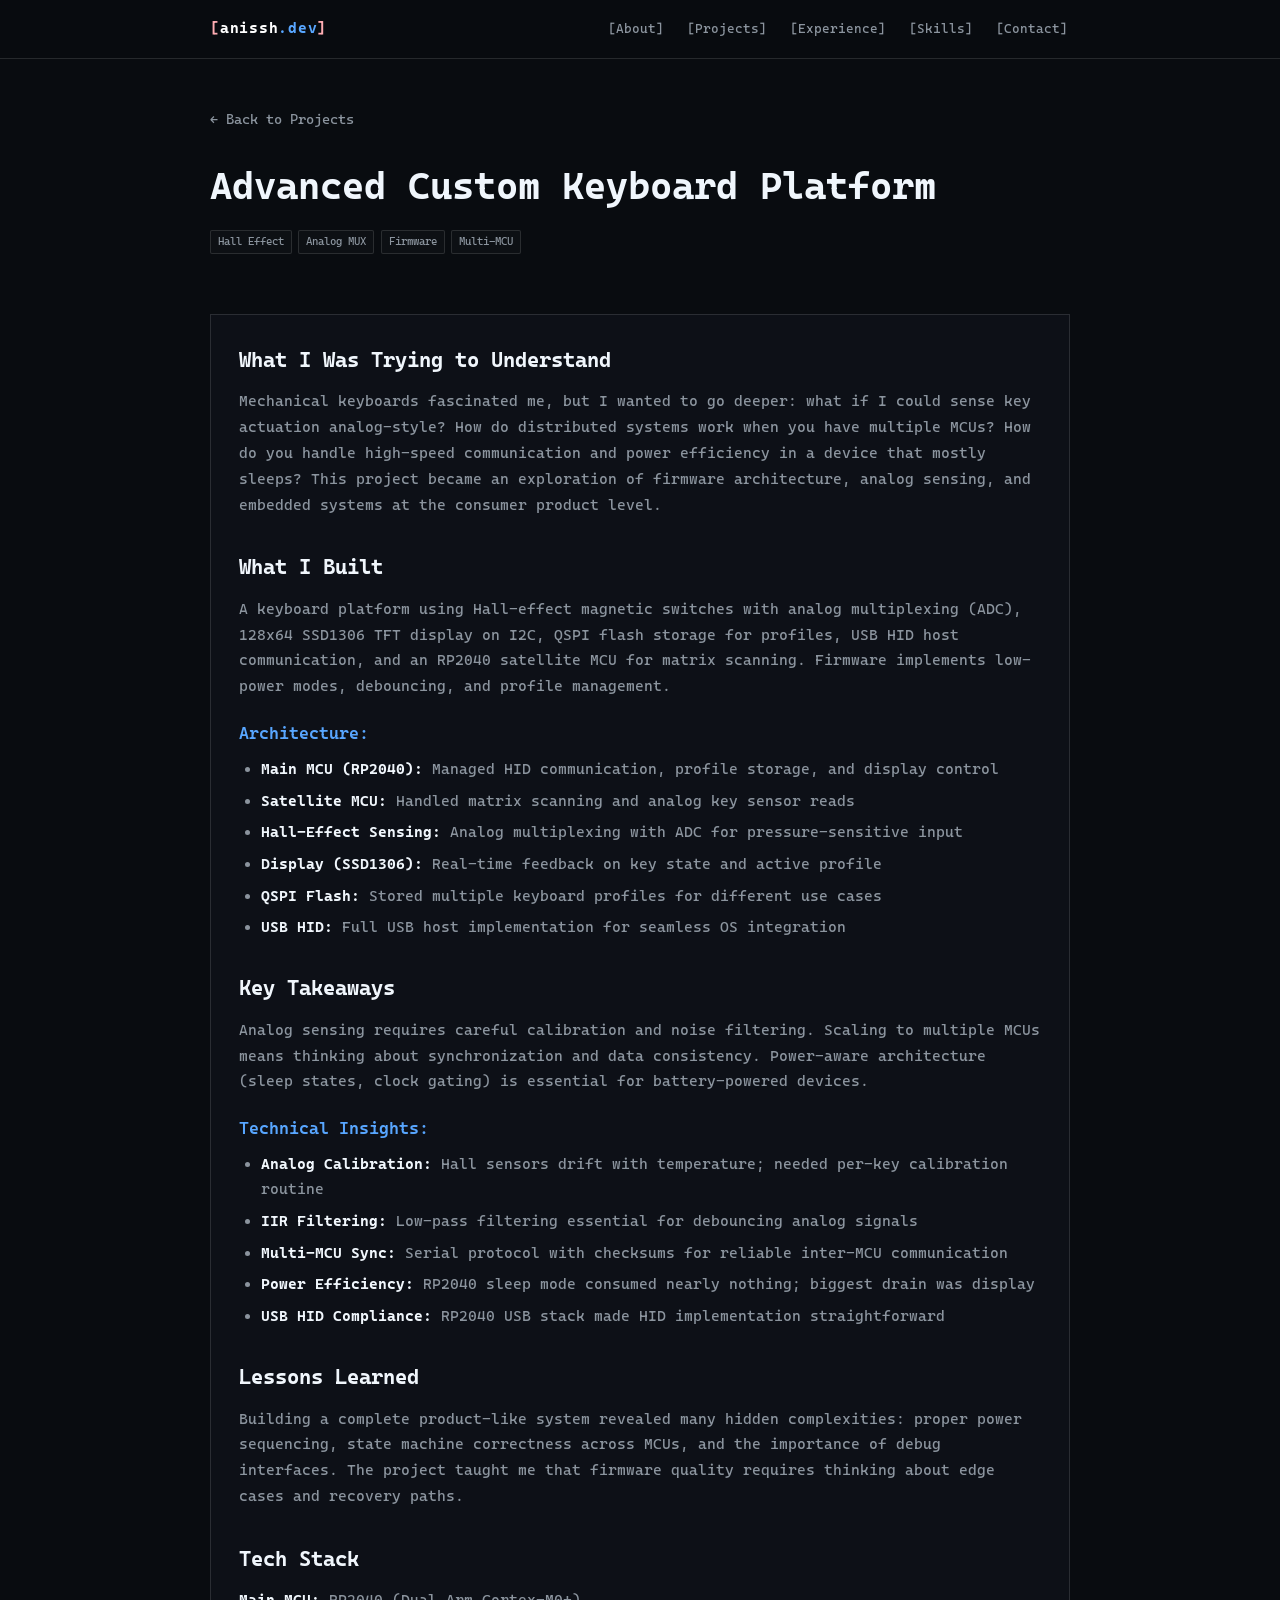
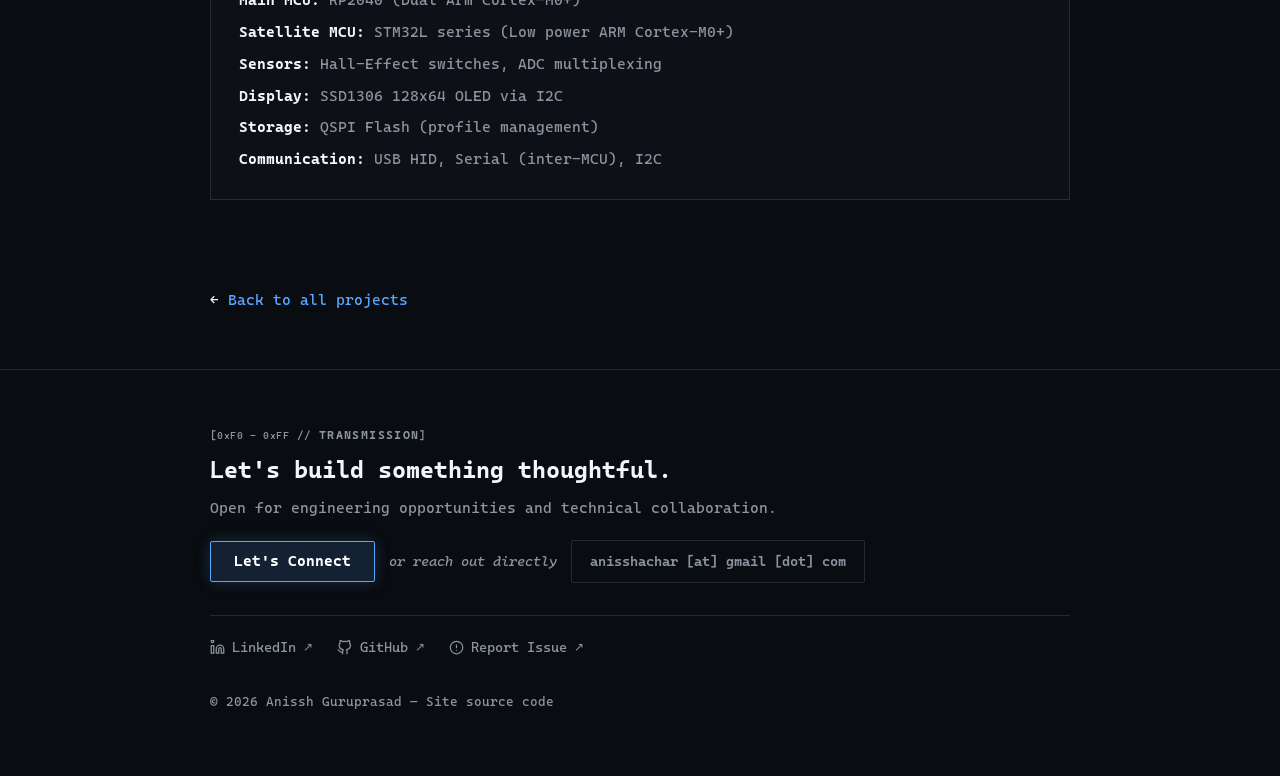
<file: projects/project-keyboard.html>
<!DOCTYPE html>
<html lang="en">
  <head>
    <meta charset="UTF-8" />
    <meta name="viewport" content="width=device-width, initial-scale=1.0" />
    <title>Advanced Custom Keyboard Platform | Anissh Guruprasad</title>
    <meta
      name="description"
      content="Custom keyboard with Hall-effect sensing, analog multiplexing, and multi-MCU architecture."
    />
    <link rel="icon" type="image/x-icon" href="../assets/AG_logo.svg" />
    <link rel="preconnect" href="https://fonts.googleapis.com" />
    <link rel="preconnect" href="https://fonts.gstatic.com" crossorigin />
    <link
      href="https://fonts.googleapis.com/css2?family=Cascadia+Code:wght@300;400;500;600;700&display=swap"
      rel="stylesheet"
    />
    <link rel="stylesheet" href="../style.css" />
  </head>
  <body>
    <!-- Header -->
    <header class="site-header">
      <nav class="nav container">
        <button type="button" class="brand-btn" onclick="window.location.href='../'" aria-label="Back to home"><span class="brand-bracket">[</span><span class="brand-name">anissh</span><span class="brand-dotdev">.dev</span><span class="brand-bracket">]</span></button>
        <button type="button" class="hamburger-btn" id="hamburger-toggle" aria-label="Toggle navigation menu" aria-expanded="false">
          <span class="hamburger-box" aria-hidden="true">
            <span class="hamburger-bar"></span>
            <span class="hamburger-bar"></span>
            <span class="hamburger-bar"></span>
          </span>
        </button>
        <div class="nav-links" id="nav-links-menu">
          <a href="../#about">[About]</a>
          <a href="../#projects">[Projects]</a>
          <a href="../#experience">[Experience]</a>
          <a href="../#skills">[Skills]</a>
          <a href="../#contact">[Contact]</a>
        </div>
      </nav>
    </header>

    <main>
      <section class="project-detail-hero">
        <div class="container">
          <a href="../#projects" class="back-link">← Back to Projects</a>
          <div class="project-detail-header">
            <h1>Advanced Custom Keyboard Platform</h1>
            <div class="project-tags">
              <span class="tag">Hall Effect</span>
              <span class="tag">Analog MUX</span>
              <span class="tag">Firmware</span>
              <span class="tag">Multi-MCU</span>
            </div>
          </div>
        </div>
      </section>

      <section class="project-detail-content">
        <div class="container">
          <div class="project-detail-main">
            <article class="detail-section crosshair-card">
              <div class="detail-subsection">
                <h2>What I Was Trying to Understand</h2>
                <p>
                  Mechanical keyboards fascinated me, but I wanted to go deeper: what if I could sense key actuation analog-style? 
                  How do distributed systems work when you have multiple MCUs? How do you handle high-speed communication and power 
                  efficiency in a device that mostly sleeps? This project became an exploration of firmware architecture, analog sensing, 
                  and embedded systems at the consumer product level.
                </p>
              </div>

              <div class="detail-subsection">
                <h2>What I Built</h2>
                <p>
                  A keyboard platform using Hall-effect magnetic switches with analog multiplexing (ADC), 128x64 SSD1306 TFT display 
                  on I2C, QSPI flash storage for profiles, USB HID host communication, and an RP2040 satellite MCU for matrix scanning. 
                  Firmware implements low-power modes, debouncing, and profile management.
                </p>
                <h3>Architecture:</h3>
                <ul>
                  <li><strong>Main MCU (RP2040):</strong> Managed HID communication, profile storage, and display control</li>
                  <li><strong>Satellite MCU:</strong> Handled matrix scanning and analog key sensor reads</li>
                  <li><strong>Hall-Effect Sensing:</strong> Analog multiplexing with ADC for pressure-sensitive input</li>
                  <li><strong>Display (SSD1306):</strong> Real-time feedback on key state and active profile</li>
                  <li><strong>QSPI Flash:</strong> Stored multiple keyboard profiles for different use cases</li>
                  <li><strong>USB HID:</strong> Full USB host implementation for seamless OS integration</li>
                </ul>
              </div>

              <div class="detail-subsection">
                <h2>Key Takeaways</h2>
                <p>
                  Analog sensing requires careful calibration and noise filtering. Scaling to multiple MCUs means thinking about 
                  synchronization and data consistency. Power-aware architecture (sleep states, clock gating) is essential for 
                  battery-powered devices.
                </p>
                <h3>Technical Insights:</h3>
                <ul>
                  <li><strong>Analog Calibration:</strong> Hall sensors drift with temperature; needed per-key calibration routine</li>
                  <li><strong>IIR Filtering:</strong> Low-pass filtering essential for debouncing analog signals</li>
                  <li><strong>Multi-MCU Sync:</strong> Serial protocol with checksums for reliable inter-MCU communication</li>
                  <li><strong>Power Efficiency:</strong> RP2040 sleep mode consumed nearly nothing; biggest drain was display</li>
                  <li><strong>USB HID Compliance:</strong> RP2040 USB stack made HID implementation straightforward</li>
                </ul>
              </div>

              <div class="detail-subsection">
                <h2>Lessons Learned</h2>
                <p>
                  Building a complete product-like system revealed many hidden complexities: proper power sequencing, state machine 
                  correctness across MCUs, and the importance of debug interfaces. The project taught me that firmware quality requires 
                  thinking about edge cases and recovery paths.
                </p>
              </div>

              <div class="detail-subsection tech-stack">
                <h2>Tech Stack</h2>
                <div class="tech-items">
                  <div class="tech-item">
                    <strong>Main MCU:</strong> RP2040 (Dual Arm Cortex-M0+)
                  </div>
                  <div class="tech-item">
                    <strong>Satellite MCU:</strong> STM32L series (Low power ARM Cortex-M0+)
                  </div>
                  <div class="tech-item">
                    <strong>Sensors:</strong> Hall-Effect switches, ADC multiplexing
                  </div>
                  <div class="tech-item">
                    <strong>Display:</strong> SSD1306 128x64 OLED via I2C
                  </div>
                  <div class="tech-item">
                    <strong>Storage:</strong> QSPI Flash (profile management)
                  </div>
                  <div class="tech-item">
                    <strong>Communication:</strong> USB HID, Serial (inter-MCU), I2C
                  </div>
                </div>
              </div>
            </article>
          </div>
        </div>
      </section>

      <section class="project-nav">
        <div class="container">
          <p>← <a href="../#projects">Back to all projects</a></p>
        </div>
      </section>
    </main>

    <!-- Footer (Identical to Main Page) -->
    <footer id="contact" class="site-footer">
      <div class="container footer-inner">
        <div>
          <p class="section-eyebrow">[<span class="eyebrow-addr">0xF0 - 0xFF</span> // <span class="eyebrow-title">TRANSMISSION</span>]</p>
          <h2 class="footer-title">Let's build something thoughtful.</h2>
          <p class="footer-subtitle">Open for engineering opportunities and technical collaboration.</p>
          <div class="footer-cta-row">
            <button type="button" class="button primary-connect" id="connect-button-footer">Let's Connect</button>
            <span class="footer-cta-divider">or reach out directly</span>
            <a id="portfolio-email-contact" class="button secondary">Email</a>
          </div>
        </div>

        <div class="footer-links-group">
          <div class="footer-nav">
            <a href="https://www.linkedin.com/in/anissh-guru/" target="_blank" rel="noreferrer">
              <svg class="footer-icon" viewBox="0 0 24 24" fill="none" stroke="currentColor" stroke-width="2" stroke-linecap="round" stroke-linejoin="round" aria-hidden="true"><path d="M16 8a6 6 0 0 1 6 6v7h-4v-7a2 2 0 0 0-2-2 2 2 0 0 0-2 2v7h-4v-7a6 6 0 0 1 6-6z"/><rect x="2" y="9" width="4" height="12"/><circle cx="4" cy="2" r="2"/></svg>
              <span>LinkedIn</span>
              <span class="arrow" aria-hidden="true">↗</span>
            </a>
            <a href="https://github.com/ifndef-define" target="_blank" rel="noreferrer">
              <svg class="footer-icon" viewBox="0 0 24 24" fill="none" stroke="currentColor" stroke-width="2" stroke-linecap="round" stroke-linejoin="round" aria-hidden="true"><path d="M9 19c-5 1.5-5-2.5-7-3m14 6v-3.87a3.37 3.37 0 0 0-.94-2.61c3.14-.35 6.44-1.54 6.44-7A5.44 5.44 0 0 0 20 4.77 5.07 5.07 0 0 0 19.91 1S18.73.65 16 2.48a13.38 13.38 0 0 0-7 0C6.27.65 5.09 1 5.09 1A5.07 5.07 0 0 0 5 4.77a5.44 5.44 0 0 0-1.5 3.78c0 5.42 3.3 6.61 6.44 7A3.37 3.37 0 0 0 9 18.13V22"/></svg>
              <span>GitHub</span>
              <span class="arrow" aria-hidden="true">↗</span>
            </a>
            <a href="https://github.com/ifndef-define/portfolio-website/issues" target="_blank" rel="noreferrer">
              <svg class="footer-icon" viewBox="0 0 24 24" fill="none" stroke="currentColor" stroke-width="2" stroke-linecap="round" stroke-linejoin="round" aria-hidden="true"><circle cx="12" cy="12" r="10"/><line x1="12" y1="8" x2="12" y2="12"/><line x1="12" y1="16" x2="12.01" y2="16"/></svg>
              <span>Report Issue</span>
              <span class="arrow" aria-hidden="true">↗</span>
            </a>
          </div>
        </div>

        <div class="footer-bottom">
          <p class="copyright">&copy; <span id="year"></span> Anissh Guruprasad &mdash; <a href="https://github.com/ifndef-define/portfolio-website" target="_blank" rel="noreferrer">Site source code</a></p>
        </div>
      </div>
    </footer>

    <!-- VS Code Styled Recruiter Contact Modal -->
    <div class="contact-modal" id="contact-modal" aria-hidden="true">
      <div class="modal-backdrop" data-close-modal></div>
      <section class="code-editor" role="dialog" aria-modal="true" aria-label="Recruiter contact form">
        <div class="editor-titlebar">
          <div class="editor-traffic-lights">
            <span class="editor-dot dot-red" data-close-modal title="Close"></span>
            <span class="editor-dot dot-yellow"></span>
            <span class="editor-dot dot-green"></span>
          </div>
          <span class="editor-filename">recruiter_contact.py</span>
          <button type="button" class="modal-close" aria-label="Close contact form" data-close-modal>&times;</button>
        </div>
        <div class="editor-accessibility" aria-label="Accessibility options">
          <button type="button" class="accessibility-toggle" id="light-mode-toggle" aria-pressed="false">Use light mode</button>
          <div class="font-size-control">
            <select id="font-size-select" aria-label="Editor text size">
              <option value="normal" selected>Normal</option>
              <option value="large">Large</option>
              <option value="very-large">Very large</option>
            </select>
          </div>
        </div>
        <div class="editor-body">
          <div class="editor-code">
            <div class="code-line" id="import-contact-system" title="Triple-click for debug mode"><span class="line-number">1</span><span class="code-text"><span class="token keyword">import</span> <span class="token type">contact_system</span></span></div>
            <div class="code-line"><span class="line-number">2</span><span class="code-text"></span></div>
            <div class="code-line"><span class="line-number">3</span><span class="code-text"><span class="token comment"># Recruiter Contact Interface — Sends directly to me</span></span></div>
            <div class="code-line"><span class="line-number">4</span><span class="code-text"><span class="token comment"># Feel free to use this form, or directly reach out via email</span></span></div>
            <div class="code-line"><span class="line-number">5</span><span class="code-text"><span class="token keyword">def</span> <span class="token function">recruiter_contact</span>():</span></div>
            <div class="code-line"><span class="line-number">6</span><span class="code-text indent-4">candidate = <span class="token string">"Anissh Guruprasad"</span></span></div>
            <div class="code-line"><span class="line-number">7</span><span class="code-text indent-4">recruiter_name = <span class="token string">"<span class="editable-code-region"><input class="inline-code-input recruiter-name" id="recruiter-name" name="recruiterName" type="text" value="&lt;Recruiter Name&gt;" aria-label="Recruiter name" maxlength="50" autocomplete="name" required /></span>"</span></span></div>
            <div class="code-line"><span class="line-number">8</span><span class="code-text indent-4">recruiter_email = <span class="token string">"<span class="editable-code-region"><input class="inline-code-input recruiter-email" id="recruiter-email" name="recruiterEmail" type="email" value="&lt;recruiter@company.com&gt;" aria-label="Recruiter email" maxlength="60" autocomplete="email" required /></span>"</span></span></div>
            <div class="code-line"><span class="line-number">9</span><span class="code-text indent-4">reason_for_contact = <span class="token string">"""<span class="editable-code-region multiline-region"><textarea class="inline-code-textarea recruiter-message" id="recruiter-message" name="recruiterMessage" rows="2" aria-label="Reason for reaching out">&lt;Why you are reaching out / role details&gt;</textarea></span>"""</span></span></div>
            <div class="code-line"><span class="line-number">10</span><span class="code-text"></span></div>
            <div class="code-line"><span class="line-number">11</span><span class="code-text indent-4"><span class="token function">contact_system.transmit</span>(</span></div>
            <div class="code-line"><span class="line-number">12</span><span class="code-text indent-4">    to=candidate,</span></div>
            <div class="code-line"><span class="line-number">13</span><span class="code-text indent-4">    sender=recruiter_name,</span></div>
            <div class="code-line"><span class="line-number">14</span><span class="code-text indent-4">    email=recruiter_email,</span></div>
            <div class="code-line"><span class="line-number">15</span><span class="code-text indent-4">    body=reason_for_contact</span></div>
            <div class="code-line"><span class="line-number">16</span><span class="code-text indent-4">)</span></div>
            <div class="code-line"><span class="line-number">17</span><span class="code-text"></span></div>
            <div class="code-line"><span class="line-number">18</span><span class="code-text"><span class="token keyword">if</span> __name__ == <span class="token string">"__main__"</span>:</span></div>
            <div class="code-line"><span class="line-number">19</span><span class="code-text indent-4"><span class="token function">recruiter_contact</span>()</span></div>
          </div>
          <div class="terminal-divider" aria-hidden="true"></div>
          <form id="contact-form" novalidate>
            <input type="checkbox" name="botcheck" id="botcheck" class="code-param-opt" tabindex="-1" autocomplete="off" />
            <div class="terminal-console-bar">
              <button type="submit" class="send-button">
                <span class="send-label">Run &gt;</span>
                <span class="send-loader" aria-hidden="true"></span>
              </button>
              <span class="console-cmd">python recruiter_contact.py</span>
            </div>
            <p class="email-error" id="email-error" role="alert"></p>
          </form>
        </div>
      </section>
    </div>

    <script src="../script.js"></script>
  </body>
</html>
</file>
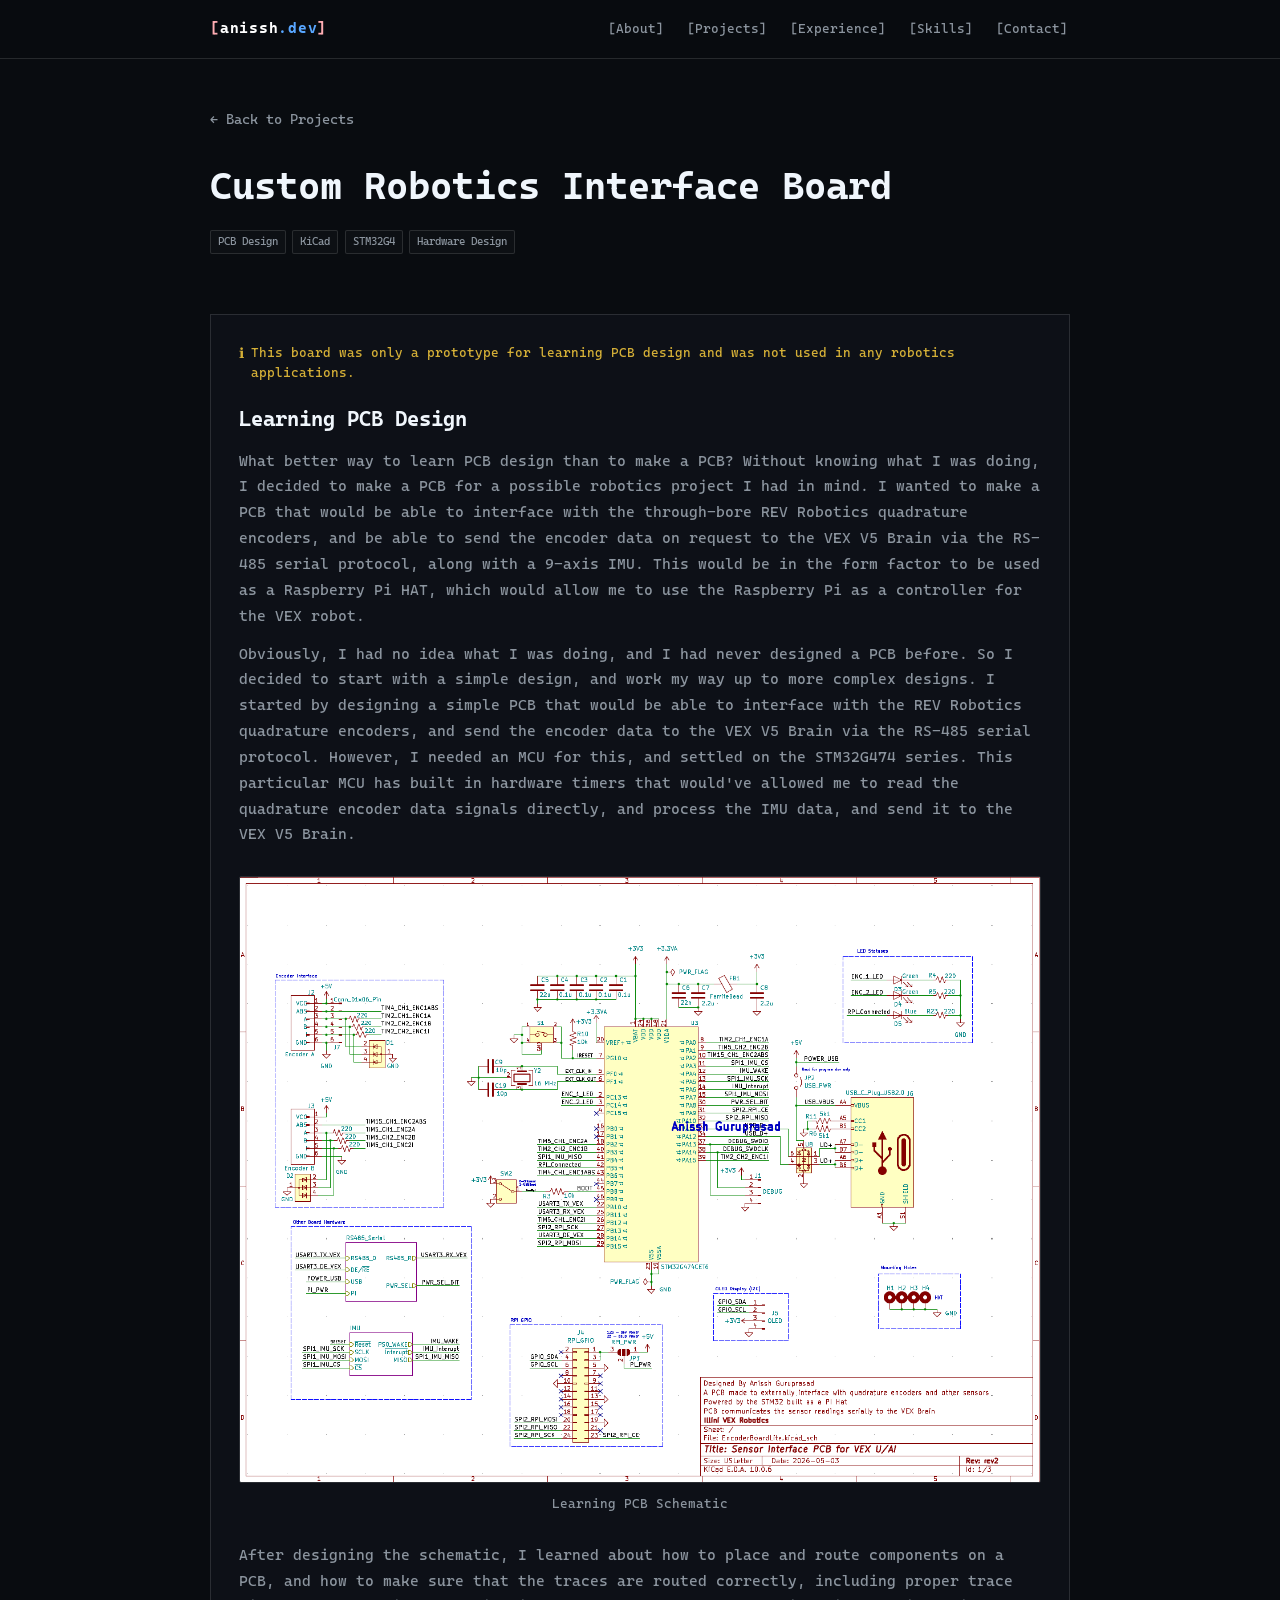
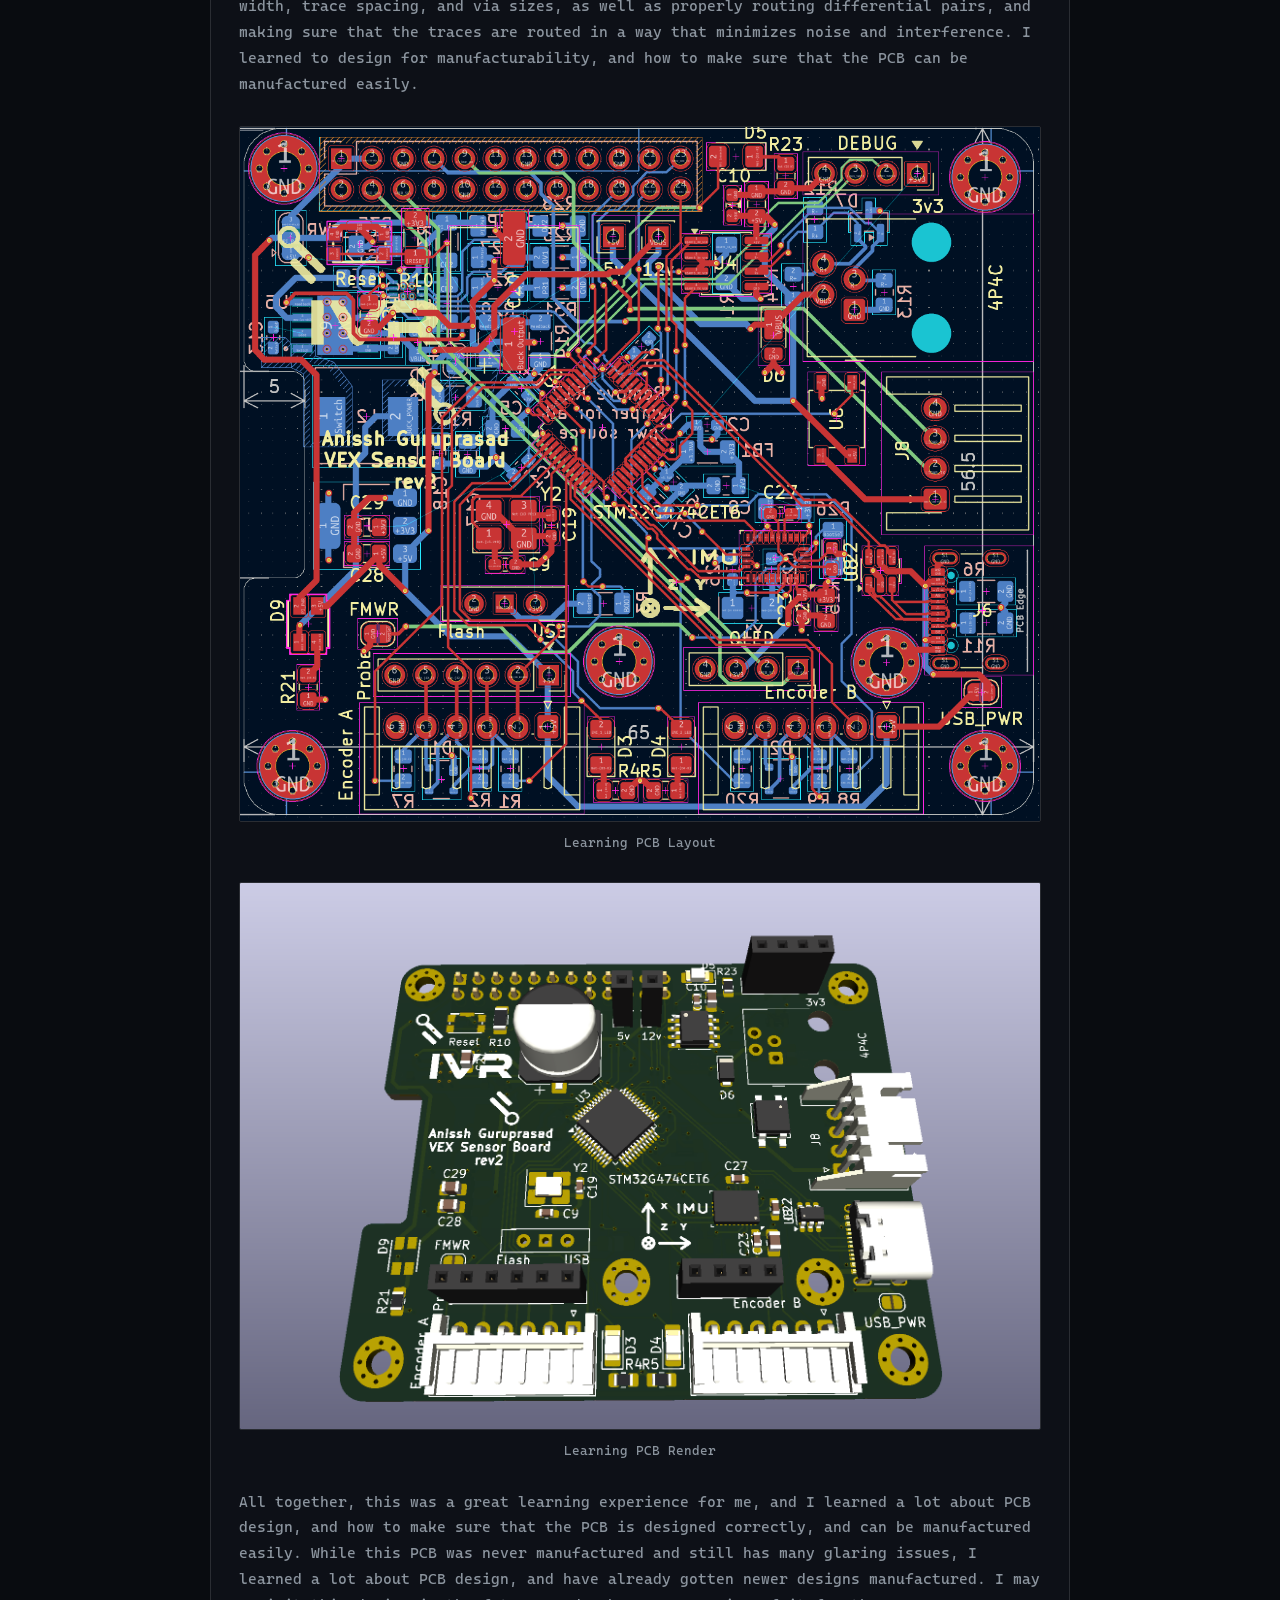
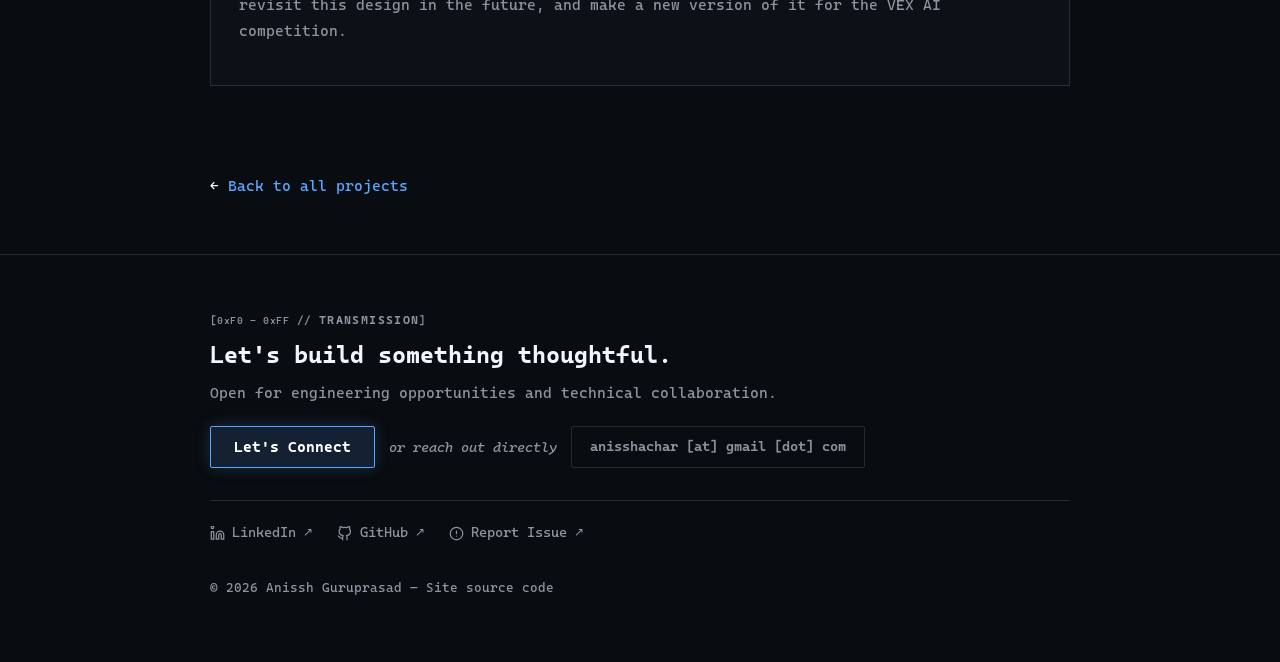
<file: projects/project-learnpcb.html>
<!DOCTYPE html>
<html lang="en">
  <head>
    <meta charset="UTF-8" />
    <meta name="viewport" content="width=device-width, initial-scale=1.0" />
    <title>Custom Robotics Interface Board | Anissh Guruprasad</title>
    <meta
      name="description"
      content="Learned how to design custom PCBs using KICad by designing a STM32G474-based custom PCB integrating encoder interfaces, RS485 communication, and power regulation, with Raspberry Pi communication for autonomous robotics applications."
    />
    <link rel="icon" type="image/x-icon" href="../assets/AG_logo.svg" />
    <link rel="preconnect" href="https://fonts.googleapis.com" />
    <link rel="preconnect" href="https://fonts.gstatic.com" crossorigin />
    <link
      href="https://fonts.googleapis.com/css2?family=Cascadia+Code:wght@300;400;500;600;700&display=swap"
      rel="stylesheet"
    />
    <link rel="stylesheet" href="../style.css" />
  </head>
  <body>
    <!-- Header -->
    <header class="site-header">
      <nav class="nav container">
        <button type="button" class="brand-btn" onclick="window.location.href='../'" aria-label="Back to home"><span class="brand-bracket">[</span><span class="brand-name">anissh</span><span class="brand-dotdev">.dev</span><span class="brand-bracket">]</span></button>
        <button type="button" class="hamburger-btn" id="hamburger-toggle" aria-label="Toggle navigation menu" aria-expanded="false">
          <span class="hamburger-box" aria-hidden="true">
            <span class="hamburger-bar"></span>
            <span class="hamburger-bar"></span>
            <span class="hamburger-bar"></span>
          </span>
        </button>
        <div class="nav-links" id="nav-links-menu">
          <a href="../#about">[About]</a>
          <a href="../#projects">[Projects]</a>
          <a href="../#experience">[Experience]</a>
          <a href="../#skills">[Skills]</a>
          <a href="../#contact">[Contact]</a>
        </div>
      </nav>
    </header>

    <main>
      <section class="project-detail-hero">
        <div class="container">
          <a href="../#projects" class="back-link">← Back to Projects</a>
          <div class="project-detail-header">
            <h1>Custom Robotics Interface Board</h1>
            <div class="project-tags">
              <span class="tag">PCB Design</span>
              <span class="tag">KiCad</span>
              <span class="tag">STM32G4</span>
              <span class="tag">Hardware Design</span>
            </div>
          </div>
        </div>
      </section>

      <section class="project-detail-content">
        <div class="container">
          <div class="project-detail-main">
            <article class="detail-section crosshair-card">
              <div class="project-system-note-minimal note-note">
                <span class="note-icon">ℹ</span>
                <span class="note-text">This board was only a prototype for learning PCB design and was not used in any robotics applications.</span>
              </div>

              <div class="detail-subsection">
                <h2>Learning PCB Design</h2>
                <p>
                  What better way to learn PCB design than to make a PCB? Without knowing what I was doing, I decided to make a PCB for a possible robotics project I had in mind. I wanted to make a PCB that would be able to interface with the through-bore REV Robotics quadrature encoders, and be able to send the encoder data on request to the VEX V5 Brain via the RS-485 serial protocol, along with a 9-axis IMU. This would be in the form factor to be used as a Raspberry Pi HAT, which would allow me to use the Raspberry Pi as a controller for the VEX robot.
                </p>
                <p>
                  Obviously, I had no idea what I was doing, and I had never designed a PCB before. So I decided to start with a simple design, and work my way up to more complex designs. I started by designing a simple PCB that would be able to interface with the REV Robotics quadrature encoders, and send the encoder data to the VEX V5 Brain via the RS-485 serial protocol. However, I needed an MCU for this, and settled on the STM32G474 series. This particular MCU has built in hardware timers that would've allowed me to read the quadrature encoder data signals directly, and process the IMU data, and send it to the VEX V5 Brain.
                </p>
              <figure class="project-figure">
                  <img src="../assets/learnpcb_schem.png" alt="Learning PCB Schematic" />
                  <figcaption>Learning PCB Schematic</figcaption>
              </figure>
                <p>
                  After designing the schematic, I learned about how to place and route components on a PCB, and how to make sure that the traces are routed correctly, including proper trace width, trace spacing, and via sizes, as well as properly routing differential pairs, and making sure that the traces are routed in a way that minimizes noise and interference. I learned to design for manufacturability, and how to make sure that the PCB can be manufactured easily.
                </p>
              <figure class="project-figure">
                  <img src="../assets/learnpcb_layout.png" alt="Learning PCB Layout" />
                  <figcaption>Learning PCB Layout</figcaption>
              </figure>
              <figure class="project-figure">
                  <img src="../assets/learnpcb_render.png" alt="Learning PCB Render" />
                  <figcaption>Learning PCB Render</figcaption>
              </figure>
                <p>
                  All together, this was a great learning experience for me, and I learned a lot about PCB design, and how to make sure that the PCB is designed correctly, and can be manufactured easily. While this PCB was never manufactured and still has many glaring issues, I learned a lot about PCB design, and have already gotten newer designs manufactured. I may revisit this design in the future, and make a new version of it for the VEX AI competition.
                </p>
              </div>
            </article>
          </div>
        </div>
      </section>

      <section class="project-nav">
        <div class="container">
          <p>← <a href="../#projects">Back to all projects</a></p>
        </div>
      </section>
    </main>

    <!-- Footer (Identical to Main Page) -->
    <footer id="contact" class="site-footer">
      <div class="container footer-inner">
        <div>
          <p class="section-eyebrow">[<span class="eyebrow-addr">0xF0 - 0xFF</span> // <span class="eyebrow-title">TRANSMISSION</span>]</p>
          <h2 class="footer-title">Let's build something thoughtful.</h2>
          <p class="footer-subtitle">Open for engineering opportunities and technical collaboration.</p>
          <div class="footer-cta-row">
            <button type="button" class="button primary-connect" id="connect-button-footer">Let's Connect</button>
            <span class="footer-cta-divider">or reach out directly</span>
            <a id="portfolio-email-contact" class="button secondary">Email</a>
          </div>
        </div>

        <div class="footer-links-group">
          <div class="footer-nav">
            <a href="https://www.linkedin.com/in/anissh-guru/" target="_blank" rel="noreferrer">
              <svg class="footer-icon" viewBox="0 0 24 24" fill="none" stroke="currentColor" stroke-width="2" stroke-linecap="round" stroke-linejoin="round" aria-hidden="true"><path d="M16 8a6 6 0 0 1 6 6v7h-4v-7a2 2 0 0 0-2-2 2 2 0 0 0-2 2v7h-4v-7a6 6 0 0 1 6-6z"/><rect x="2" y="9" width="4" height="12"/><circle cx="4" cy="2" r="2"/></svg>
              <span>LinkedIn</span>
              <span class="arrow" aria-hidden="true">↗</span>
            </a>
            <a href="https://github.com/ifndef-define" target="_blank" rel="noreferrer">
              <svg class="footer-icon" viewBox="0 0 24 24" fill="none" stroke="currentColor" stroke-width="2" stroke-linecap="round" stroke-linejoin="round" aria-hidden="true"><path d="M9 19c-5 1.5-5-2.5-7-3m14 6v-3.87a3.37 3.37 0 0 0-.94-2.61c3.14-.35 6.44-1.54 6.44-7A5.44 5.44 0 0 0 20 4.77 5.07 5.07 0 0 0 19.91 1S18.73.65 16 2.48a13.38 13.38 0 0 0-7 0C6.27.65 5.09 1 5.09 1A5.07 5.07 0 0 0 5 4.77a5.44 5.44 0 0 0-1.5 3.78c0 5.42 3.3 6.61 6.44 7A3.37 3.37 0 0 0 9 18.13V22"/></svg>
              <span>GitHub</span>
              <span class="arrow" aria-hidden="true">↗</span>
            </a>
            <a href="https://github.com/ifndef-define/portfolio-website/issues" target="_blank" rel="noreferrer">
              <svg class="footer-icon" viewBox="0 0 24 24" fill="none" stroke="currentColor" stroke-width="2" stroke-linecap="round" stroke-linejoin="round" aria-hidden="true"><circle cx="12" cy="12" r="10"/><line x1="12" y1="8" x2="12" y2="12"/><line x1="12" y1="16" x2="12.01" y2="16"/></svg>
              <span>Report Issue</span>
              <span class="arrow" aria-hidden="true">↗</span>
            </a>
          </div>
        </div>

        <div class="footer-bottom">
          <p class="copyright">&copy; <span id="year"></span> Anissh Guruprasad &mdash; <a href="https://github.com/ifndef-define/portfolio-website" target="_blank" rel="noreferrer">Site source code</a></p>
        </div>
      </div>
    </footer>

    <!-- VS Code Styled Recruiter Contact Modal -->
    <div class="contact-modal" id="contact-modal" aria-hidden="true">
      <div class="modal-backdrop" data-close-modal></div>
      <section class="code-editor" role="dialog" aria-modal="true" aria-label="Recruiter contact form">
        <div class="editor-titlebar">
          <div class="editor-traffic-lights">
            <span class="editor-dot dot-red" data-close-modal title="Close"></span>
            <span class="editor-dot dot-yellow"></span>
            <span class="editor-dot dot-green"></span>
          </div>
          <span class="editor-filename">recruiter_contact.py</span>
          <button type="button" class="modal-close" aria-label="Close contact form" data-close-modal>&times;</button>
        </div>
        <div class="editor-accessibility" aria-label="Accessibility options">
          <button type="button" class="accessibility-toggle" id="light-mode-toggle" aria-pressed="false">Use light mode</button>
          <div class="font-size-control">
            <select id="font-size-select" aria-label="Editor text size">
              <option value="normal" selected>Normal</option>
              <option value="large">Large</option>
              <option value="very-large">Very large</option>
            </select>
          </div>
        </div>
        <div class="editor-body">
          <div class="editor-code">
            <div class="code-line" id="import-contact-system" title="Triple-click for debug mode"><span class="line-number">1</span><span class="code-text"><span class="token keyword">import</span> <span class="token type">contact_system</span></span></div>
            <div class="code-line"><span class="line-number">2</span><span class="code-text"></span></div>
            <div class="code-line"><span class="line-number">3</span><span class="code-text"><span class="token comment"># Recruiter Contact Interface — Sends directly to me</span></span></div>
            <div class="code-line"><span class="line-number">4</span><span class="code-text"><span class="token comment"># Feel free to use this form, or directly reach out via email</span></span></div>
            <div class="code-line"><span class="line-number">5</span><span class="code-text"><span class="token keyword">def</span> <span class="token function">recruiter_contact</span>():</span></div>
            <div class="code-line"><span class="line-number">6</span><span class="code-text indent-4">candidate = <span class="token string">"Anissh Guruprasad"</span></span></div>
            <div class="code-line"><span class="line-number">7</span><span class="code-text indent-4">recruiter_name = <span class="token string">"<span class="editable-code-region"><input class="inline-code-input recruiter-name" id="recruiter-name" name="recruiterName" type="text" value="&lt;Recruiter Name&gt;" aria-label="Recruiter name" maxlength="50" autocomplete="name" required /></span>"</span></span></div>
            <div class="code-line"><span class="line-number">8</span><span class="code-text indent-4">recruiter_email = <span class="token string">"<span class="editable-code-region"><input class="inline-code-input recruiter-email" id="recruiter-email" name="recruiterEmail" type="email" value="&lt;recruiter@company.com&gt;" aria-label="Recruiter email" maxlength="60" autocomplete="email" required /></span>"</span></span></div>
            <div class="code-line"><span class="line-number">9</span><span class="code-text indent-4">reason_for_contact = <span class="token string">"""<span class="editable-code-region multiline-region"><textarea class="inline-code-textarea recruiter-message" id="recruiter-message" name="recruiterMessage" rows="2" aria-label="Reason for reaching out">&lt;Why you are reaching out / role details&gt;</textarea></span>"""</span></span></div>
            <div class="code-line"><span class="line-number">10</span><span class="code-text"></span></div>
            <div class="code-line"><span class="line-number">11</span><span class="code-text indent-4"><span class="token function">contact_system.transmit</span>(</span></div>
            <div class="code-line"><span class="line-number">12</span><span class="code-text indent-4">    to=candidate,</span></div>
            <div class="code-line"><span class="line-number">13</span><span class="code-text indent-4">    sender=recruiter_name,</span></div>
            <div class="code-line"><span class="line-number">14</span><span class="code-text indent-4">    email=recruiter_email,</span></div>
            <div class="code-line"><span class="line-number">15</span><span class="code-text indent-4">    body=reason_for_contact</span></div>
            <div class="code-line"><span class="line-number">16</span><span class="code-text indent-4">)</span></div>
            <div class="code-line"><span class="line-number">17</span><span class="code-text"></span></div>
            <div class="code-line"><span class="line-number">18</span><span class="code-text"><span class="token keyword">if</span> __name__ == <span class="token string">"__main__"</span>:</span></div>
            <div class="code-line"><span class="line-number">19</span><span class="code-text indent-4"><span class="token function">recruiter_contact</span>()</span></div>
          </div>
          <div class="terminal-divider" aria-hidden="true"></div>
          <form id="contact-form" novalidate>
            <input type="checkbox" name="botcheck" id="botcheck" class="code-param-opt" tabindex="-1" autocomplete="off" />
            <div class="terminal-console-bar">
              <button type="submit" class="send-button">
                <span class="send-label">Run &gt;</span>
                <span class="send-loader" aria-hidden="true"></span>
              </button>
              <span class="console-cmd">python recruiter_contact.py</span>
            </div>
            <p class="email-error" id="email-error" role="alert"></p>
          </form>
        </div>
      </section>
    </div>

    <script src="../script.js"></script>
  </body>
</html>
</file>
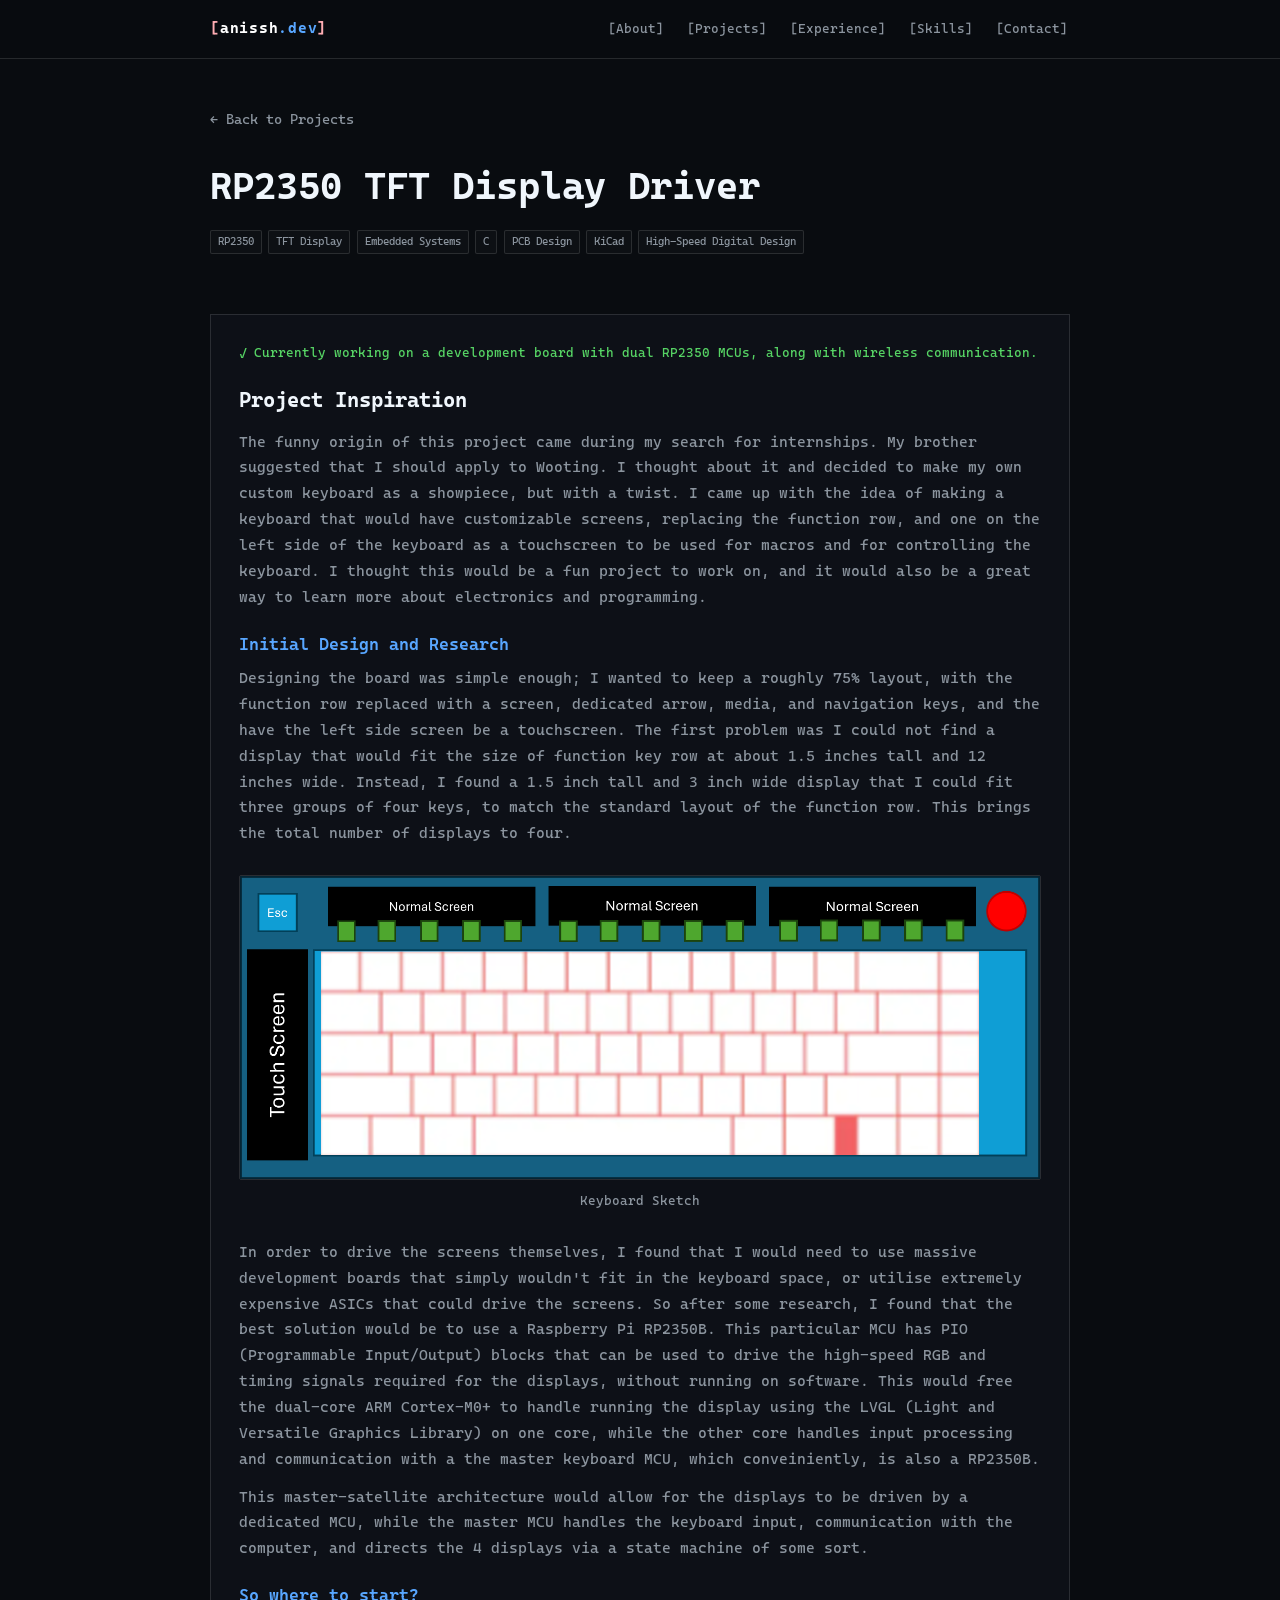
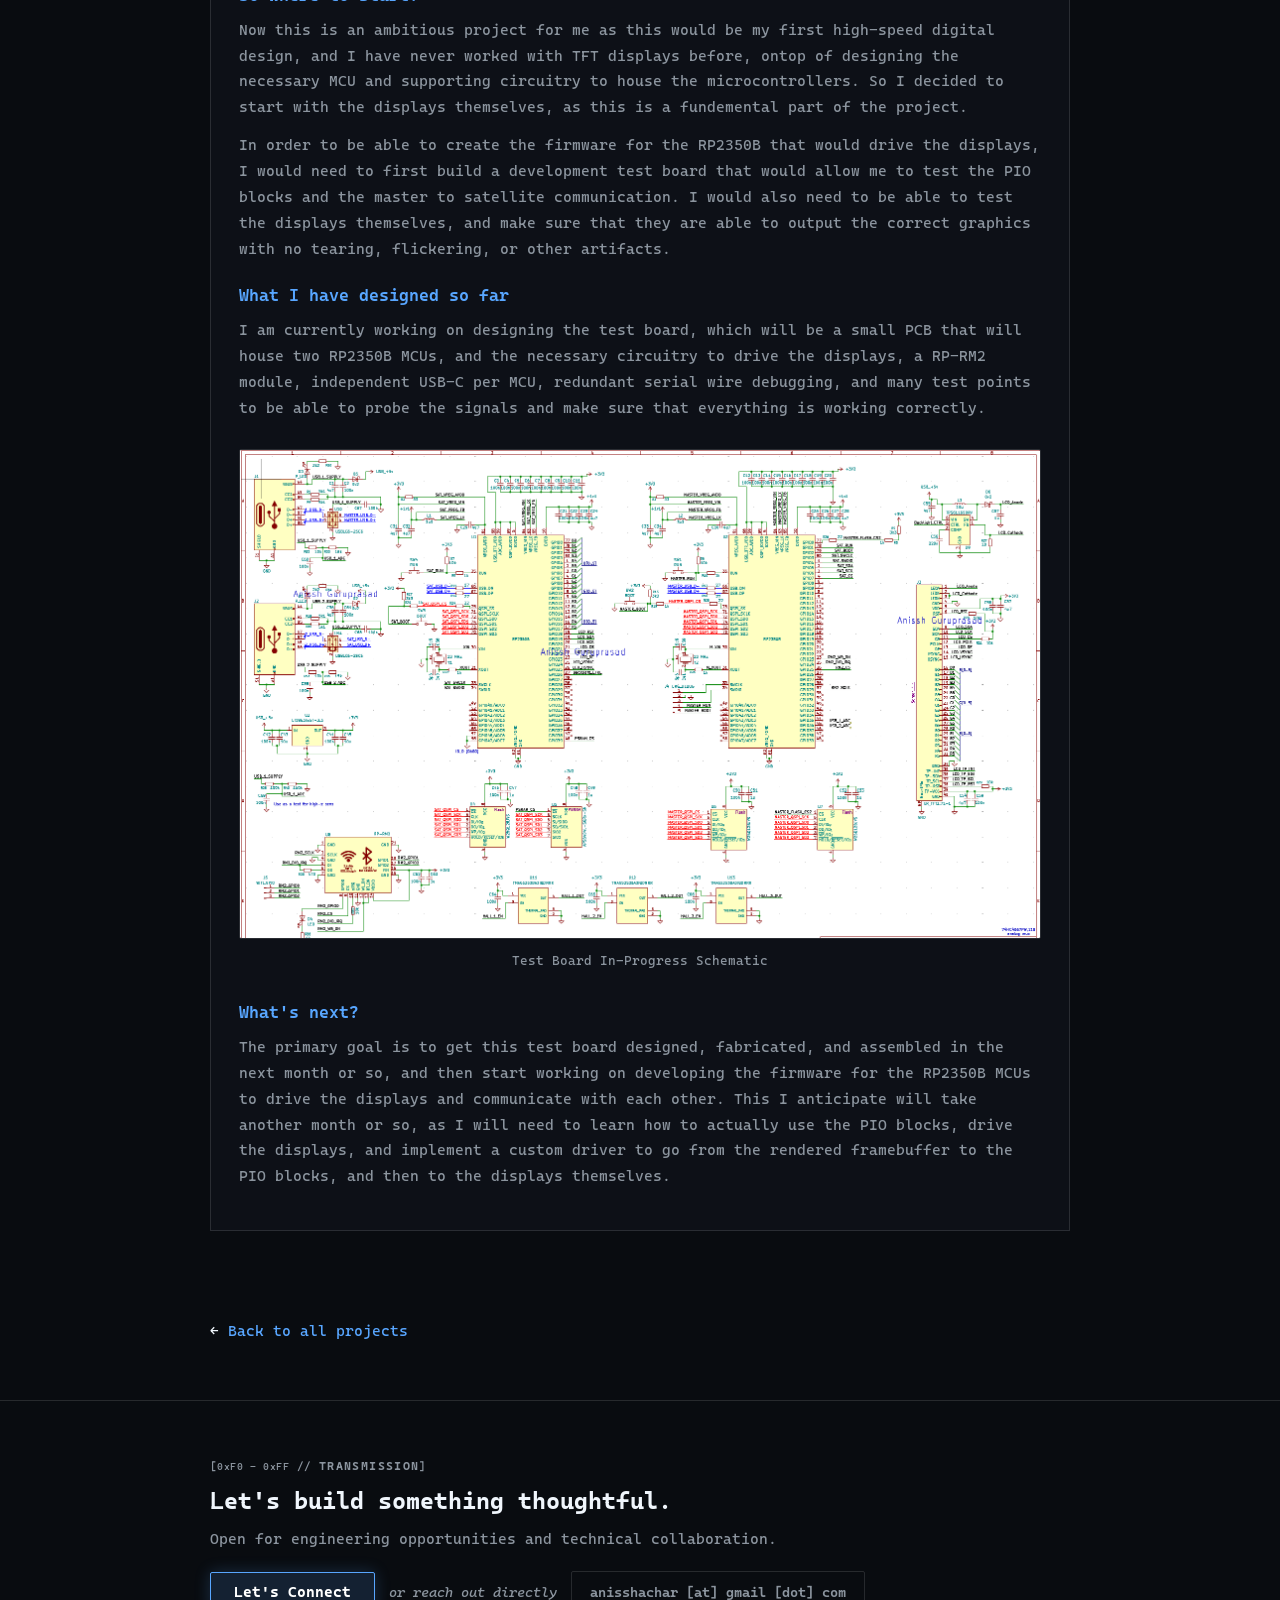
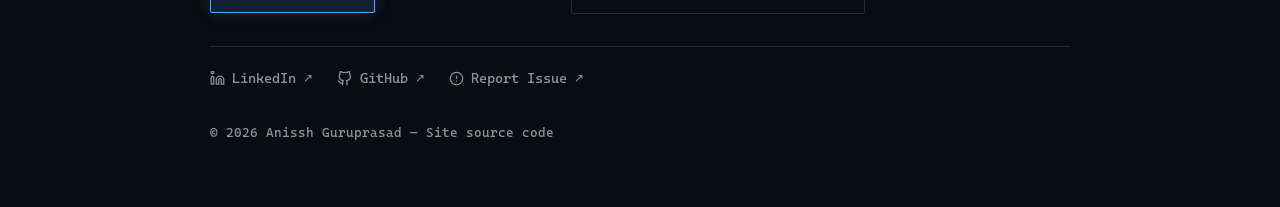
<file: projects/project-mcutft.html>
<!DOCTYPE html>
<html lang="en">
  <head>
    <meta charset="UTF-8" />
    <meta name="viewport" content="width=device-width, initial-scale=1.0" />
    <title>RP2350 TFT Display Driver | Anissh Guruprasad</title>
    <meta
      name="description"
      content="Currently developing custom hardware and software for a TFT display using dual RP2350 microcontrollers, one for driving the display and one for managing the display content and other peripherals. Planned for use in a custom keyboard project, with future applications in robotics and other embedded systems."
    />
    <link rel="icon" type="image/x-icon" href="../assets/AG_logo.svg" />
    <link rel="preconnect" href="https://fonts.googleapis.com" />
    <link rel="preconnect" href="https://fonts.gstatic.com" crossorigin />
    <link
      href="https://fonts.googleapis.com/css2?family=Cascadia+Code:wght@300;400;500;600;700&display=swap"
      rel="stylesheet"
    />
    <link rel="stylesheet" href="../style.css" />
  </head>
  <body>
    <!-- Header -->
    <header class="site-header">
      <nav class="nav container">
        <button type="button" class="brand-btn" onclick="window.location.href='../'" aria-label="Back to home"><span class="brand-bracket">[</span><span class="brand-name">anissh</span><span class="brand-dotdev">.dev</span><span class="brand-bracket">]</span></button>
        <button type="button" class="hamburger-btn" id="hamburger-toggle" aria-label="Toggle navigation menu" aria-expanded="false">
          <span class="hamburger-box" aria-hidden="true">
            <span class="hamburger-bar"></span>
            <span class="hamburger-bar"></span>
            <span class="hamburger-bar"></span>
          </span>
        </button>
        <div class="nav-links" id="nav-links-menu">
          <a href="../#about">[About]</a>
          <a href="../#projects">[Projects]</a>
          <a href="../#experience">[Experience]</a>
          <a href="../#skills">[Skills]</a>
          <a href="../#contact">[Contact]</a>
        </div>
      </nav>
    </header>

    <main>
      <section class="project-detail-hero">
        <div class="container">
          <a href="../#projects" class="back-link">← Back to Projects</a>
          <div class="project-detail-header">
            <h1>RP2350 TFT Display Driver</h1>
            <div class="project-tags">
              <span class="tag">RP2350</span>
              <span class="tag">TFT Display</span>
              <span class="tag">Embedded Systems</span>
              <span class="tag">C</span>
              <span class="tag">PCB Design</span>
              <span class="tag">KiCad</span>
              <span class="tag">High-Speed Digital Design</span>
            </div>
          </div>
        </div>
      </section>

      <section class="project-detail-content">
        <div class="container">
          <div class="project-detail-main">
            <article class="detail-section crosshair-card">
              <div class="project-system-note-minimal note-good">
                <span class="note-icon">✓</span>
                <span class="note-text">Currently working on a development board with dual RP2350 MCUs, along with wireless communication.</span>
              </div>

              <div class="detail-subsection">
                <h2>Project Inspiration</h2>
                <p>
                  The funny origin of this project came during my search for internships. My brother suggested that I should apply to Wooting. I thought about it and decided to make my own custom keyboard as a showpiece, but with a twist. I came up with the idea of making a keyboard that would have customizable screens, replacing the function row, and one on the left side of the keyboard as a touchscreen to be used for macros and for controlling the keyboard. I thought this would be a fun project to work on, and it would also be a great way to learn more about electronics and programming.
                </p>
                <h3>Initial Design and Research</h3>
                <p>
                  Designing the board was simple enough; I wanted to keep a roughly 75% layout, with the function row replaced with a screen, dedicated arrow, media, and navigation keys, and the have the left side screen be a touchscreen. The first problem was I could not find a display that would fit the size of function key row at about 1.5 inches tall and 12 inches wide. Instead, I found a 1.5 inch tall and 3 inch wide display that I could fit three groups of four keys, to match the standard layout of the function row. This brings the total number of displays to four.
                </p>
              <figure class="project-figure">
                  <img src="../assets/keyboard_concept.png" alt="Keyboard Sketch" />
                  <figcaption>Keyboard Sketch</figcaption>
              </figure>
                <p>
                  In order to drive the screens themselves, I found that I would need to use massive development boards that simply wouldn't fit in the keyboard space, or utilise extremely expensive ASICs that could drive the screens. So after some research, I found that the best solution would be to use a Raspberry Pi RP2350B. This particular MCU has PIO (Programmable Input/Output) blocks that can be used to drive the high-speed RGB and timing signals required for the displays, without running on software. This would free the dual-core ARM Cortex-M0+ to handle running the display using the LVGL (Light and Versatile Graphics Library) on one core, while the other core handles input processing and communication with a the master keyboard MCU, which conveiniently, is also a RP2350B.
                </p>
                <p>
                  This master-satellite architecture would allow for the displays to be driven by a dedicated MCU, while the master MCU handles the keyboard input, communication with the computer, and directs the 4 displays via a state machine of some sort.
                </p>
                <h3>So where to start?</h3>
                <p>
                  Now this is an ambitious project for me as this would be my first high-speed digital design, and I have never worked with TFT displays before, ontop of designing the necessary MCU and supporting circuitry to house the microcontrollers. So I decided to start with the displays themselves, as this is a fundemental part of the project.
                </p>
                <p>
                  In order to be able to create the firmware for the RP2350B that would drive the displays, I would need to first build a development test board that would allow me to test the PIO blocks and the master to satellite communication. I would also need to be able to test the displays themselves, and make sure that they are able to output the correct graphics with no tearing, flickering, or other artifacts.
                </p>
                <h3>What I have designed so far</h3>
                <p>
                  I am currently working on designing the test board, which will be a small PCB that will house two RP2350B MCUs, and the necessary circuitry to drive the displays, a RP-RM2 module, independent USB-C per MCU, redundant serial wire debugging, and many test points to be able to probe the signals and make sure that everything is working correctly.
                </p>
              <figure class="project-figure">
                  <img src="../assets/mcu_tft_schematic.png" alt="Test Board In-Progress Schematic" />
                  <figcaption>Test Board In-Progress Schematic</figcaption>
              </figure>
                <h3>What&#x27;s next?</h3>
                <p>
                  The primary goal is to get this test board designed, fabricated, and assembled in the next month or so, and then start working on developing the firmware for the RP2350B MCUs to drive the displays and communicate with each other. This I anticipate will take another month or so, as I will need to learn how to actually use the PIO blocks, drive the displays, and implement a custom driver to go from the rendered framebuffer to the PIO blocks, and then to the displays themselves.
                </p>
              </div>
            </article>
          </div>
        </div>
      </section>

      <section class="project-nav">
        <div class="container">
          <p>← <a href="../#projects">Back to all projects</a></p>
        </div>
      </section>
    </main>

    <!-- Footer (Identical to Main Page) -->
    <footer id="contact" class="site-footer">
      <div class="container footer-inner">
        <div>
          <p class="section-eyebrow">[<span class="eyebrow-addr">0xF0 - 0xFF</span> // <span class="eyebrow-title">TRANSMISSION</span>]</p>
          <h2 class="footer-title">Let's build something thoughtful.</h2>
          <p class="footer-subtitle">Open for engineering opportunities and technical collaboration.</p>
          <div class="footer-cta-row">
            <button type="button" class="button primary-connect" id="connect-button-footer">Let's Connect</button>
            <span class="footer-cta-divider">or reach out directly</span>
            <a id="portfolio-email-contact" class="button secondary">Email</a>
          </div>
        </div>

        <div class="footer-links-group">
          <div class="footer-nav">
            <a href="https://www.linkedin.com/in/anissh-guru/" target="_blank" rel="noreferrer">
              <svg class="footer-icon" viewBox="0 0 24 24" fill="none" stroke="currentColor" stroke-width="2" stroke-linecap="round" stroke-linejoin="round" aria-hidden="true"><path d="M16 8a6 6 0 0 1 6 6v7h-4v-7a2 2 0 0 0-2-2 2 2 0 0 0-2 2v7h-4v-7a6 6 0 0 1 6-6z"/><rect x="2" y="9" width="4" height="12"/><circle cx="4" cy="2" r="2"/></svg>
              <span>LinkedIn</span>
              <span class="arrow" aria-hidden="true">↗</span>
            </a>
            <a href="https://github.com/ifndef-define" target="_blank" rel="noreferrer">
              <svg class="footer-icon" viewBox="0 0 24 24" fill="none" stroke="currentColor" stroke-width="2" stroke-linecap="round" stroke-linejoin="round" aria-hidden="true"><path d="M9 19c-5 1.5-5-2.5-7-3m14 6v-3.87a3.37 3.37 0 0 0-.94-2.61c3.14-.35 6.44-1.54 6.44-7A5.44 5.44 0 0 0 20 4.77 5.07 5.07 0 0 0 19.91 1S18.73.65 16 2.48a13.38 13.38 0 0 0-7 0C6.27.65 5.09 1 5.09 1A5.07 5.07 0 0 0 5 4.77a5.44 5.44 0 0 0-1.5 3.78c0 5.42 3.3 6.61 6.44 7A3.37 3.37 0 0 0 9 18.13V22"/></svg>
              <span>GitHub</span>
              <span class="arrow" aria-hidden="true">↗</span>
            </a>
            <a href="https://github.com/ifndef-define/portfolio-website/issues" target="_blank" rel="noreferrer">
              <svg class="footer-icon" viewBox="0 0 24 24" fill="none" stroke="currentColor" stroke-width="2" stroke-linecap="round" stroke-linejoin="round" aria-hidden="true"><circle cx="12" cy="12" r="10"/><line x1="12" y1="8" x2="12" y2="12"/><line x1="12" y1="16" x2="12.01" y2="16"/></svg>
              <span>Report Issue</span>
              <span class="arrow" aria-hidden="true">↗</span>
            </a>
          </div>
        </div>

        <div class="footer-bottom">
          <p class="copyright">&copy; <span id="year"></span> Anissh Guruprasad &mdash; <a href="https://github.com/ifndef-define/portfolio-website" target="_blank" rel="noreferrer">Site source code</a></p>
        </div>
      </div>
    </footer>

    <!-- VS Code Styled Recruiter Contact Modal -->
    <div class="contact-modal" id="contact-modal" aria-hidden="true">
      <div class="modal-backdrop" data-close-modal></div>
      <section class="code-editor" role="dialog" aria-modal="true" aria-label="Recruiter contact form">
        <div class="editor-titlebar">
          <div class="editor-traffic-lights">
            <span class="editor-dot dot-red" data-close-modal title="Close"></span>
            <span class="editor-dot dot-yellow"></span>
            <span class="editor-dot dot-green"></span>
          </div>
          <span class="editor-filename">recruiter_contact.py</span>
          <button type="button" class="modal-close" aria-label="Close contact form" data-close-modal>&times;</button>
        </div>
        <div class="editor-accessibility" aria-label="Accessibility options">
          <button type="button" class="accessibility-toggle" id="light-mode-toggle" aria-pressed="false">Use light mode</button>
          <div class="font-size-control">
            <select id="font-size-select" aria-label="Editor text size">
              <option value="normal" selected>Normal</option>
              <option value="large">Large</option>
              <option value="very-large">Very large</option>
            </select>
          </div>
        </div>
        <div class="editor-body">
          <div class="editor-code">
            <div class="code-line" id="import-contact-system" title="Triple-click for debug mode"><span class="line-number">1</span><span class="code-text"><span class="token keyword">import</span> <span class="token type">contact_system</span></span></div>
            <div class="code-line"><span class="line-number">2</span><span class="code-text"></span></div>
            <div class="code-line"><span class="line-number">3</span><span class="code-text"><span class="token comment"># Recruiter Contact Interface — Sends directly to me</span></span></div>
            <div class="code-line"><span class="line-number">4</span><span class="code-text"><span class="token comment"># Feel free to use this form, or directly reach out via email</span></span></div>
            <div class="code-line"><span class="line-number">5</span><span class="code-text"><span class="token keyword">def</span> <span class="token function">recruiter_contact</span>():</span></div>
            <div class="code-line"><span class="line-number">6</span><span class="code-text indent-4">candidate = <span class="token string">"Anissh Guruprasad"</span></span></div>
            <div class="code-line"><span class="line-number">7</span><span class="code-text indent-4">recruiter_name = <span class="token string">"<span class="editable-code-region"><input class="inline-code-input recruiter-name" id="recruiter-name" name="recruiterName" type="text" value="&lt;Recruiter Name&gt;" aria-label="Recruiter name" maxlength="50" autocomplete="name" required /></span>"</span></span></div>
            <div class="code-line"><span class="line-number">8</span><span class="code-text indent-4">recruiter_email = <span class="token string">"<span class="editable-code-region"><input class="inline-code-input recruiter-email" id="recruiter-email" name="recruiterEmail" type="email" value="&lt;recruiter@company.com&gt;" aria-label="Recruiter email" maxlength="60" autocomplete="email" required /></span>"</span></span></div>
            <div class="code-line"><span class="line-number">9</span><span class="code-text indent-4">reason_for_contact = <span class="token string">"""<span class="editable-code-region multiline-region"><textarea class="inline-code-textarea recruiter-message" id="recruiter-message" name="recruiterMessage" rows="2" aria-label="Reason for reaching out">&lt;Why you are reaching out / role details&gt;</textarea></span>"""</span></span></div>
            <div class="code-line"><span class="line-number">10</span><span class="code-text"></span></div>
            <div class="code-line"><span class="line-number">11</span><span class="code-text indent-4"><span class="token function">contact_system.transmit</span>(</span></div>
            <div class="code-line"><span class="line-number">12</span><span class="code-text indent-4">    to=candidate,</span></div>
            <div class="code-line"><span class="line-number">13</span><span class="code-text indent-4">    sender=recruiter_name,</span></div>
            <div class="code-line"><span class="line-number">14</span><span class="code-text indent-4">    email=recruiter_email,</span></div>
            <div class="code-line"><span class="line-number">15</span><span class="code-text indent-4">    body=reason_for_contact</span></div>
            <div class="code-line"><span class="line-number">16</span><span class="code-text indent-4">)</span></div>
            <div class="code-line"><span class="line-number">17</span><span class="code-text"></span></div>
            <div class="code-line"><span class="line-number">18</span><span class="code-text"><span class="token keyword">if</span> __name__ == <span class="token string">"__main__"</span>:</span></div>
            <div class="code-line"><span class="line-number">19</span><span class="code-text indent-4"><span class="token function">recruiter_contact</span>()</span></div>
          </div>
          <div class="terminal-divider" aria-hidden="true"></div>
          <form id="contact-form" novalidate>
            <input type="checkbox" name="botcheck" id="botcheck" class="code-param-opt" tabindex="-1" autocomplete="off" />
            <div class="terminal-console-bar">
              <button type="submit" class="send-button">
                <span class="send-label">Run &gt;</span>
                <span class="send-loader" aria-hidden="true"></span>
              </button>
              <span class="console-cmd">python recruiter_contact.py</span>
            </div>
            <p class="email-error" id="email-error" role="alert"></p>
          </form>
        </div>
      </section>
    </div>

    <script src="../script.js"></script>
  </body>
</html>
</file>
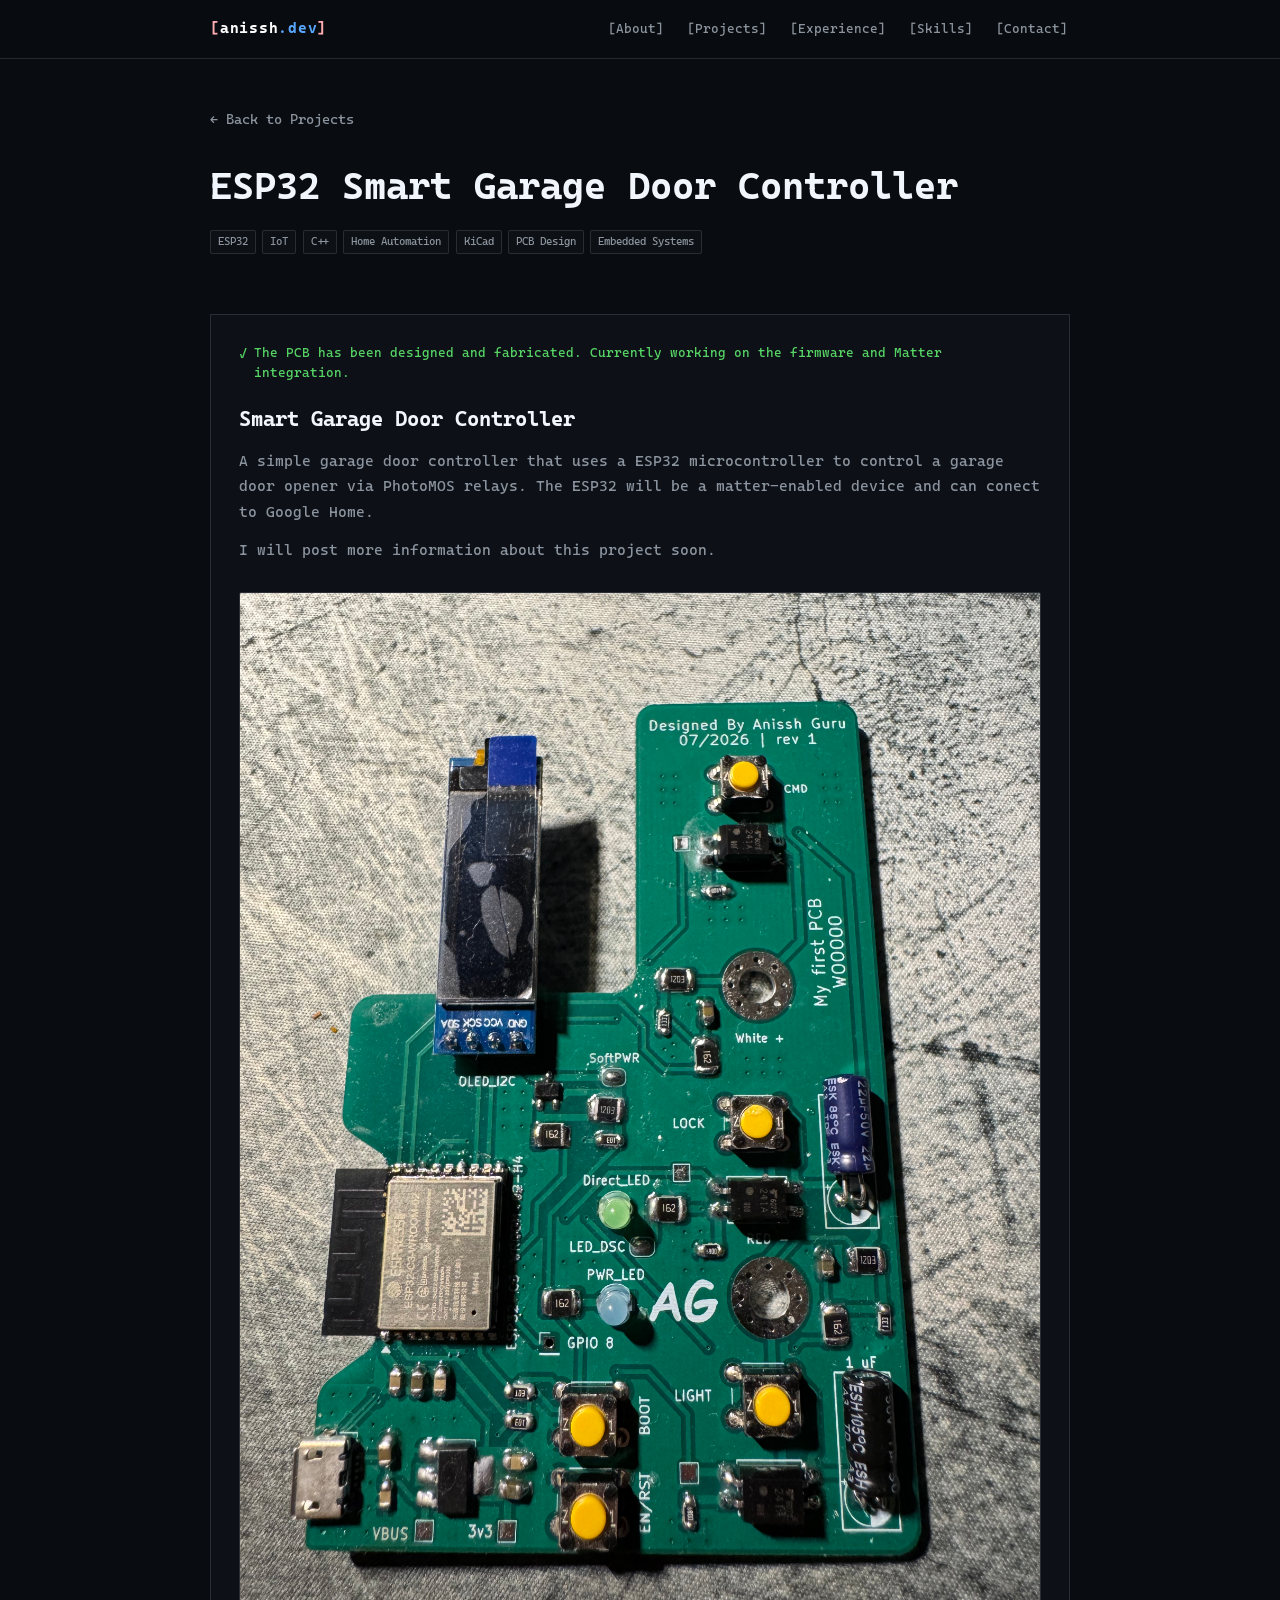
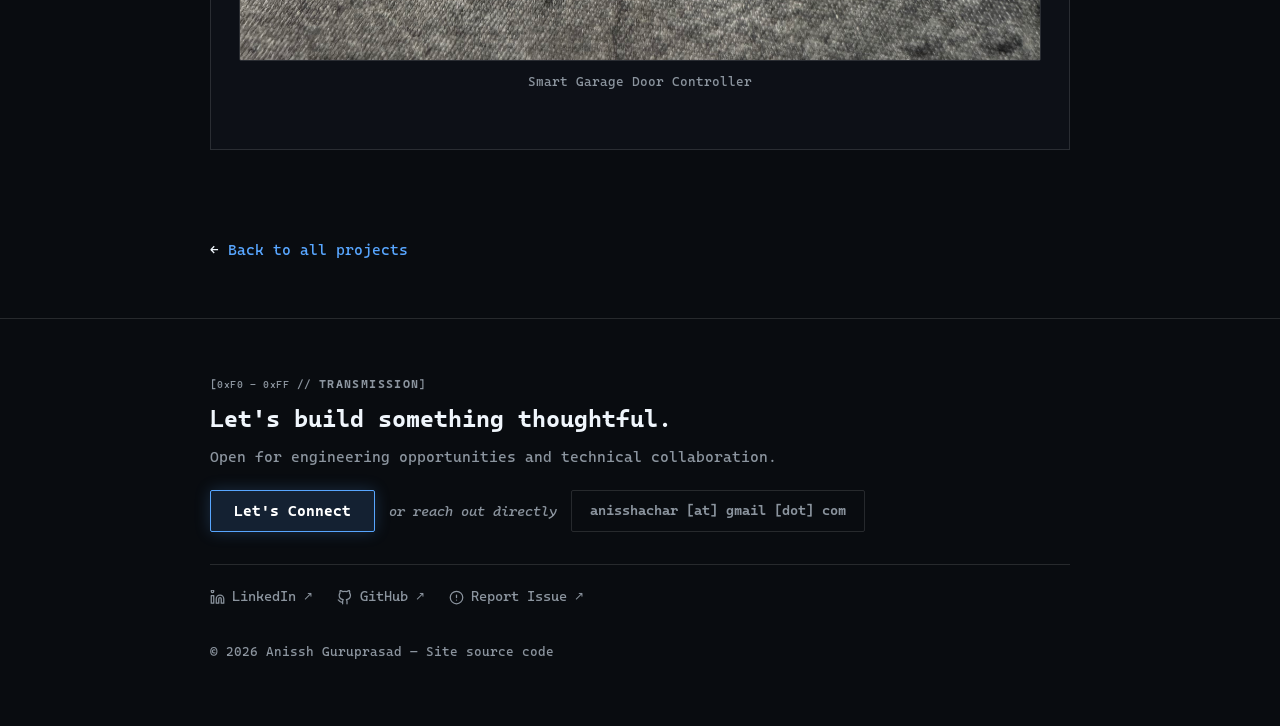
<file: projects/project-smartgarage.html>
<!DOCTYPE html>
<html lang="en">
  <head>
    <meta charset="UTF-8" />
    <meta name="viewport" content="width=device-width, initial-scale=1.0" />
    <title>ESP32 Smart Garage Door Controller | Anissh Guruprasad</title>
    <meta
      name="description"
      content="Developing a smart garage door controller using an ESP32 microcontroller, with features such as remote access, status monitoring, and integration as a Matter device with Google Home."
    />
    <link rel="icon" type="image/x-icon" href="../assets/AG_logo.svg" />
    <link rel="preconnect" href="https://fonts.googleapis.com" />
    <link rel="preconnect" href="https://fonts.gstatic.com" crossorigin />
    <link
      href="https://fonts.googleapis.com/css2?family=Cascadia+Code:wght@300;400;500;600;700&display=swap"
      rel="stylesheet"
    />
    <link rel="stylesheet" href="../style.css" />
  </head>
  <body>
    <!-- Header -->
    <header class="site-header">
      <nav class="nav container">
        <button type="button" class="brand-btn" onclick="window.location.href='../'" aria-label="Back to home"><span class="brand-bracket">[</span><span class="brand-name">anissh</span><span class="brand-dotdev">.dev</span><span class="brand-bracket">]</span></button>
        <button type="button" class="hamburger-btn" id="hamburger-toggle" aria-label="Toggle navigation menu" aria-expanded="false">
          <span class="hamburger-box" aria-hidden="true">
            <span class="hamburger-bar"></span>
            <span class="hamburger-bar"></span>
            <span class="hamburger-bar"></span>
          </span>
        </button>
        <div class="nav-links" id="nav-links-menu">
          <a href="../#about">[About]</a>
          <a href="../#projects">[Projects]</a>
          <a href="../#experience">[Experience]</a>
          <a href="../#skills">[Skills]</a>
          <a href="../#contact">[Contact]</a>
        </div>
      </nav>
    </header>

    <main>
      <section class="project-detail-hero">
        <div class="container">
          <a href="../#projects" class="back-link">← Back to Projects</a>
          <div class="project-detail-header">
            <h1>ESP32 Smart Garage Door Controller</h1>
            <div class="project-tags">
              <span class="tag">ESP32</span>
              <span class="tag">IoT</span>
              <span class="tag">C++</span>
              <span class="tag">Home Automation</span>
              <span class="tag">KiCad</span>
              <span class="tag">PCB Design</span>
              <span class="tag">Embedded Systems</span>
            </div>
          </div>
        </div>
      </section>

      <section class="project-detail-content">
        <div class="container">
          <div class="project-detail-main">
            <article class="detail-section crosshair-card">
              <div class="project-system-note-minimal note-good">
                <span class="note-icon">✓</span>
                <span class="note-text">The PCB has been designed and fabricated. Currently working on the firmware and Matter integration.</span>
              </div>

              <div class="detail-subsection">
                <h2>Smart Garage Door Controller</h2>
                <p>
                  A simple garage door controller that uses a ESP32 microcontroller to control a garage door opener via PhotoMOS relays. The ESP32 will be a matter-enabled device and can conect to Google Home.
                </p>
                <p>
                  I will post more information about this project soon.
                </p>
              <figure class="project-figure">
                  <img src="../assets/garage_pcb.jpeg" alt="Smart Garage Door Controller" />
                  <figcaption>Smart Garage Door Controller</figcaption>
              </figure>
              </div>
            </article>
          </div>
        </div>
      </section>

      <section class="project-nav">
        <div class="container">
          <p>← <a href="../#projects">Back to all projects</a></p>
        </div>
      </section>
    </main>

    <!-- Footer (Identical to Main Page) -->
    <footer id="contact" class="site-footer">
      <div class="container footer-inner">
        <div>
          <p class="section-eyebrow">[<span class="eyebrow-addr">0xF0 - 0xFF</span> // <span class="eyebrow-title">TRANSMISSION</span>]</p>
          <h2 class="footer-title">Let's build something thoughtful.</h2>
          <p class="footer-subtitle">Open for engineering opportunities and technical collaboration.</p>
          <div class="footer-cta-row">
            <button type="button" class="button primary-connect" id="connect-button-footer">Let's Connect</button>
            <span class="footer-cta-divider">or reach out directly</span>
            <a id="portfolio-email-contact" class="button secondary">Email</a>
          </div>
        </div>

        <div class="footer-links-group">
          <div class="footer-nav">
            <a href="https://www.linkedin.com/in/anissh-guru/" target="_blank" rel="noreferrer">
              <svg class="footer-icon" viewBox="0 0 24 24" fill="none" stroke="currentColor" stroke-width="2" stroke-linecap="round" stroke-linejoin="round" aria-hidden="true"><path d="M16 8a6 6 0 0 1 6 6v7h-4v-7a2 2 0 0 0-2-2 2 2 0 0 0-2 2v7h-4v-7a6 6 0 0 1 6-6z"/><rect x="2" y="9" width="4" height="12"/><circle cx="4" cy="2" r="2"/></svg>
              <span>LinkedIn</span>
              <span class="arrow" aria-hidden="true">↗</span>
            </a>
            <a href="https://github.com/ifndef-define" target="_blank" rel="noreferrer">
              <svg class="footer-icon" viewBox="0 0 24 24" fill="none" stroke="currentColor" stroke-width="2" stroke-linecap="round" stroke-linejoin="round" aria-hidden="true"><path d="M9 19c-5 1.5-5-2.5-7-3m14 6v-3.87a3.37 3.37 0 0 0-.94-2.61c3.14-.35 6.44-1.54 6.44-7A5.44 5.44 0 0 0 20 4.77 5.07 5.07 0 0 0 19.91 1S18.73.65 16 2.48a13.38 13.38 0 0 0-7 0C6.27.65 5.09 1 5.09 1A5.07 5.07 0 0 0 5 4.77a5.44 5.44 0 0 0-1.5 3.78c0 5.42 3.3 6.61 6.44 7A3.37 3.37 0 0 0 9 18.13V22"/></svg>
              <span>GitHub</span>
              <span class="arrow" aria-hidden="true">↗</span>
            </a>
            <a href="https://github.com/ifndef-define/portfolio-website/issues" target="_blank" rel="noreferrer">
              <svg class="footer-icon" viewBox="0 0 24 24" fill="none" stroke="currentColor" stroke-width="2" stroke-linecap="round" stroke-linejoin="round" aria-hidden="true"><circle cx="12" cy="12" r="10"/><line x1="12" y1="8" x2="12" y2="12"/><line x1="12" y1="16" x2="12.01" y2="16"/></svg>
              <span>Report Issue</span>
              <span class="arrow" aria-hidden="true">↗</span>
            </a>
          </div>
        </div>

        <div class="footer-bottom">
          <p class="copyright">&copy; <span id="year"></span> Anissh Guruprasad &mdash; <a href="https://github.com/ifndef-define/portfolio-website" target="_blank" rel="noreferrer">Site source code</a></p>
        </div>
      </div>
    </footer>

    <!-- VS Code Styled Recruiter Contact Modal -->
    <div class="contact-modal" id="contact-modal" aria-hidden="true">
      <div class="modal-backdrop" data-close-modal></div>
      <section class="code-editor" role="dialog" aria-modal="true" aria-label="Recruiter contact form">
        <div class="editor-titlebar">
          <div class="editor-traffic-lights">
            <span class="editor-dot dot-red" data-close-modal title="Close"></span>
            <span class="editor-dot dot-yellow"></span>
            <span class="editor-dot dot-green"></span>
          </div>
          <span class="editor-filename">recruiter_contact.py</span>
          <button type="button" class="modal-close" aria-label="Close contact form" data-close-modal>&times;</button>
        </div>
        <div class="editor-accessibility" aria-label="Accessibility options">
          <button type="button" class="accessibility-toggle" id="light-mode-toggle" aria-pressed="false">Use light mode</button>
          <div class="font-size-control">
            <select id="font-size-select" aria-label="Editor text size">
              <option value="normal" selected>Normal</option>
              <option value="large">Large</option>
              <option value="very-large">Very large</option>
            </select>
          </div>
        </div>
        <div class="editor-body">
          <div class="editor-code">
            <div class="code-line" id="import-contact-system" title="Triple-click for debug mode"><span class="line-number">1</span><span class="code-text"><span class="token keyword">import</span> <span class="token type">contact_system</span></span></div>
            <div class="code-line"><span class="line-number">2</span><span class="code-text"></span></div>
            <div class="code-line"><span class="line-number">3</span><span class="code-text"><span class="token comment"># Recruiter Contact Interface — Sends directly to me</span></span></div>
            <div class="code-line"><span class="line-number">4</span><span class="code-text"><span class="token comment"># Feel free to use this form, or directly reach out via email</span></span></div>
            <div class="code-line"><span class="line-number">5</span><span class="code-text"><span class="token keyword">def</span> <span class="token function">recruiter_contact</span>():</span></div>
            <div class="code-line"><span class="line-number">6</span><span class="code-text indent-4">candidate = <span class="token string">"Anissh Guruprasad"</span></span></div>
            <div class="code-line"><span class="line-number">7</span><span class="code-text indent-4">recruiter_name = <span class="token string">"<span class="editable-code-region"><input class="inline-code-input recruiter-name" id="recruiter-name" name="recruiterName" type="text" value="&lt;Recruiter Name&gt;" aria-label="Recruiter name" maxlength="50" autocomplete="name" required /></span>"</span></span></div>
            <div class="code-line"><span class="line-number">8</span><span class="code-text indent-4">recruiter_email = <span class="token string">"<span class="editable-code-region"><input class="inline-code-input recruiter-email" id="recruiter-email" name="recruiterEmail" type="email" value="&lt;recruiter@company.com&gt;" aria-label="Recruiter email" maxlength="60" autocomplete="email" required /></span>"</span></span></div>
            <div class="code-line"><span class="line-number">9</span><span class="code-text indent-4">reason_for_contact = <span class="token string">"""<span class="editable-code-region multiline-region"><textarea class="inline-code-textarea recruiter-message" id="recruiter-message" name="recruiterMessage" rows="2" aria-label="Reason for reaching out">&lt;Why you are reaching out / role details&gt;</textarea></span>"""</span></span></div>
            <div class="code-line"><span class="line-number">10</span><span class="code-text"></span></div>
            <div class="code-line"><span class="line-number">11</span><span class="code-text indent-4"><span class="token function">contact_system.transmit</span>(</span></div>
            <div class="code-line"><span class="line-number">12</span><span class="code-text indent-4">    to=candidate,</span></div>
            <div class="code-line"><span class="line-number">13</span><span class="code-text indent-4">    sender=recruiter_name,</span></div>
            <div class="code-line"><span class="line-number">14</span><span class="code-text indent-4">    email=recruiter_email,</span></div>
            <div class="code-line"><span class="line-number">15</span><span class="code-text indent-4">    body=reason_for_contact</span></div>
            <div class="code-line"><span class="line-number">16</span><span class="code-text indent-4">)</span></div>
            <div class="code-line"><span class="line-number">17</span><span class="code-text"></span></div>
            <div class="code-line"><span class="line-number">18</span><span class="code-text"><span class="token keyword">if</span> __name__ == <span class="token string">"__main__"</span>:</span></div>
            <div class="code-line"><span class="line-number">19</span><span class="code-text indent-4"><span class="token function">recruiter_contact</span>()</span></div>
          </div>
          <div class="terminal-divider" aria-hidden="true"></div>
          <form id="contact-form" novalidate>
            <input type="checkbox" name="botcheck" id="botcheck" class="code-param-opt" tabindex="-1" autocomplete="off" />
            <div class="terminal-console-bar">
              <button type="submit" class="send-button">
                <span class="send-label">Run &gt;</span>
                <span class="send-loader" aria-hidden="true"></span>
              </button>
              <span class="console-cmd">python recruiter_contact.py</span>
            </div>
            <p class="email-error" id="email-error" role="alert"></p>
          </form>
        </div>
      </section>
    </div>

    <script src="../script.js"></script>
  </body>
</html>
</file>
<file: style.css>
/* ==========================================================================
   SYSTEM BRUTALISM PORTFOLIO STYLESHEET
   Style Reference: runs-on.dev
   Architecture: Single-column semantic core, high-contrast crosshair borders, 
                 zero gradients/shadows, Cascadia Code monospace aesthetic.
   ========================================================================== */

:root {
  /* Site Layout Width - Editable constant for responsive tuning */
  --site-max-width: 900px;

  /* True Dark Mode System Palette (Darkened, Less Blue) */
  --bg-primary: #090c10;
  --bg-panel: #10141b;
  --bg-card: #0d1017;
  --bg-card-hover: #121620;

  /* Typography Colors */
  --text-primary: #f0f6fc;
  --text-secondary: #8b949e;
  --text-accent: #58a6ff;
  --text-code-string: #ffadb3;
  --text-code-keyword: #58a6ff;
  --text-code-type: #79c0ff;
  --text-code-func: #d2a8ff;
  --text-code-comment: #8b949e;
  --text-code-link-hover: #7ee787;

  /* Faint Borders with Mouse Hover Transition */
  --border-color: rgba(255, 255, 255, 0.12);
  --border-hover: rgba(255, 255, 255, 0.38);

  /* Dull Gold Highlight for Featured Projects */
  --gold-accent: #d4af37;
  --gold-border: rgba(212, 175, 55, 0.42);
  --gold-bg: rgba(212, 175, 55, 0.05);
  --gold-hover: rgba(212, 175, 55, 0.8);

  /* Radius Constraint: Maximum 4px for brutalist system aesthetic */
  --radius-sm: 2px;
  --radius-md: 4px;

  /* High-Readability Monospace Font Stack */
  --font-mono: "Cascadia Code", "JetBrains Mono", "Fira Code", SFMono-Regular, Menlo, Monaco, Consolas, "Liberation Mono", "Courier New", monospace;
}

/* Base Reset & Document Setup */
*, *::before, *::after {
  box-sizing: border-box;
  margin: 0;
  padding: 0;
}

html {
  scroll-behavior: smooth;
  background-color: var(--bg-primary);
  color-scheme: dark;
  overflow-x: clip;
  width: 100%;
  max-width: 100vw;
}

body {
  background-color: var(--bg-primary);
  color: var(--text-primary);
  font-family: var(--font-mono);
  font-size: 15px;
  line-height: 1.65;
  letter-spacing: 0;
  -webkit-font-smoothing: antialiased;
  -moz-osx-font-smoothing: grayscale;
  overflow-x: clip;
  width: 100%;
  max-width: 100vw;
}

body.modal-open {
  /* Keep background inert/accessible while preserving document scroll position */
  touch-action: none;
}

section[id] {
  scroll-margin-top: 80px;
}

img {
  max-width: 100%;
  display: block;
}

a {
  color: inherit;
  text-decoration: none;
  transition: color 0.15s ease, border-color 0.15s ease;
}

a:hover, a:focus-visible {
  color: var(--text-accent);
}

/* Global Fixed-Width Single-Column Container */
.container {
  width: 100%;
  max-width: var(--site-max-width);
  margin-left: auto;
  margin-right: auto;
  padding-left: 1.25rem;
  padding-right: 1.25rem;
}

/* ==========================================================================
   SLIT-BOX / CROSSHAIR CORNER ALIGNMENT SYSTEM
   Default: Normal enclosed box
   On Hover: Edges smoothly extend outward past corners into the slit-box style
   ========================================================================== */
.crosshair-card,
.slit-box {
  position: relative;
  background: var(--bg-card);
  border: 1px solid var(--border-color);
  border-radius: 0px;
  transition: border-color 0.25s ease, background-color 0.25s ease;
}

/* Horizontal Extending Lines (Top & Bottom borders extending left & right on hover) */
.crosshair-card::before,
.slit-box::before {
  content: "";
  position: absolute;
  top: -1px;
  bottom: -1px;
  left: 0;
  right: 0;
  border-top: 1px solid transparent;
  border-bottom: 1px solid transparent;
  pointer-events: none;
  z-index: 2;
  transition: border-color 0.25s ease, left 0.25s ease, right 0.25s ease;
}

/* Vertical Extending Lines (Left & Right borders extending top & bottom on hover) */
.crosshair-card::after,
.slit-box::after {
  content: "";
  position: absolute;
  left: -1px;
  right: -1px;
  top: 0;
  bottom: 0;
  border-left: 1px solid transparent;
  border-right: 1px solid transparent;
  pointer-events: none;
  z-index: 2;
  transition: border-color 0.25s ease, top 0.25s ease, bottom 0.25s ease;
}

/* On Hover: Main border brightens and pseudo-element lines shoot outward into slit style */
.crosshair-card:hover,
.slit-box:hover {
  background: var(--bg-card-hover);
  border-color: var(--border-hover);
}

.crosshair-card:hover::before,
.slit-box:hover::before {
  border-top-color: var(--border-hover);
  border-bottom-color: var(--border-hover);
  left: -12px;
  right: -12px;
}

.crosshair-card:hover::after,
.slit-box:hover::after {
  border-left-color: var(--border-hover);
  border-right-color: var(--border-hover);
  top: -12px;
  bottom: -12px;
}

/* Responsive extension on small viewports */
@media (max-width: 680px) {
  .crosshair-card:hover::before, .slit-box:hover::before {
    left: -8px;
    right: -8px;
  }
  .crosshair-card:hover::after, .slit-box:hover::after {
    top: -8px;
    bottom: -8px;
  }
}

/* ==========================================================================
   FULL-SITE INTRO LOADER & STAGGERED REVEAL
   ========================================================================== */
.site-loader {
  position: fixed;
  inset: 0;
  z-index: 99999;
  background-color: var(--bg-primary);
  display: flex;
  align-items: center;
  justify-content: center;
  overflow: hidden;
  pointer-events: all;
  transition: background-color 0.4s ease, opacity 0.4s ease;
}

.site-loader.is-transparent-bg {
  background-color: transparent;
}

.site-loader.is-hidden {
  opacity: 0;
  visibility: hidden;
  pointer-events: none;
  display: none !important;
}

.loader-content {
  position: relative;
  display: flex;
  align-items: center;
  justify-content: center;
  text-align: center;
  will-change: transform;
}

.loader-text-wrap {
  position: relative;
  display: inline-flex;
  align-items: center;
  justify-content: center;
  text-align: center;
  font-family: var(--font-mono);
  font-size: clamp(2rem, 6.2vw, 4.2rem);
  font-weight: 700;
  letter-spacing: 0.05em;
  line-height: 1;
  white-space: nowrap;
  transform-origin: 0 0;
  will-change: transform;
}

.loader-bracket {
  color: var(--text-code-string); /* Rose gold #ffadb3 */
}

.loader-name {
  color: #ffffff; /* Pure white */
}

.loader-dotdev {
  color: var(--text-accent); /* Blue #58a6ff */
}

.loader-cursor {
  position: absolute;
  left: 100%;
  margin-left: 4px;
  color: var(--text-accent);
  animation: blinkCursor 0.5s steps(1) infinite;
}

@keyframes blinkCursor {
  0%, 100% { opacity: 1; }
  50% { opacity: 0; }
}

/* Initial Pre-Reveal State */
html.is-loading,
body.is-loading {
  overflow: hidden !important;
  height: 100% !important;
  max-height: 100vh !important;
}

body.is-loading #header-brand-btn,
body:not(.intro-completed) #header-brand-btn {
  opacity: 0 !important;
  visibility: hidden !important;
}

/* Instant Reveal when returning from subpages */
html.instant-reveal *,
body.instant-reveal *,
body.instant-reveal .site-header *,
body.instant-reveal .hero *,
body.instant-reveal #downstream-content * {
  transition-delay: 0s !important;
  transition-duration: 0.001s !important;
  transform: none !important;
  opacity: 1 !important;
}

body.is-loading .site-header .nav-links,
body.is-loading .site-header .hamburger-btn,
body.is-loading .hero .section-eyebrow,
body.is-loading .hero .hero-eyebrow-row,
body.is-loading .hero .identity-header,
body.is-loading .hero .typewriter-wrap,
body.is-loading .hero .hero-bio,
body.is-loading .hero .cta-row,
body.is-loading .hero #hero-terminal-window,
body.is-loading .hero #code-output-container,
body.is-loading #downstream-content {
  opacity: 0;
  transform: translateY(14px);
}

/* Staggered Reveal Transitions */
.site-header .nav-links,
.site-header .hamburger-btn,
.hero .section-eyebrow,
.hero .hero-eyebrow-row,
.hero .identity-header,
.hero .typewriter-wrap,
.hero .hero-bio,
.hero .cta-row,
.hero #hero-terminal-window,
#downstream-content {
  transition: opacity 0.65s cubic-bezier(0.2, 0.9, 0.3, 1), transform 0.65s cubic-bezier(0.2, 0.9, 0.3, 1);
}

.hero #code-output-container {
  transition: opacity 0.65s cubic-bezier(0.2, 0.9, 0.3, 1), transform 0.65s cubic-bezier(0.2, 0.9, 0.3, 1), width 0.6s cubic-bezier(0.16, 1, 0.3, 1), max-width 0.6s cubic-bezier(0.16, 1, 0.3, 1);
}

body.intro-completed #header-brand-btn {
  opacity: 1 !important;
  visibility: visible !important;
  pointer-events: auto !important;
}

body.intro-completed #header-brand-btn:hover {
  opacity: 0.85 !important;
}

body.is-revealed .site-header .hamburger-btn {
  opacity: 1;
  transform: translateY(0);
  transition-delay: 0.10s;
}

@media (min-width: 681px) {
  body.is-revealed .site-header .nav-links {
    opacity: 1;
    transform: translateY(0);
    transition-delay: 0.10s;
  }
}

body.is-revealed .hero .section-eyebrow,
body.is-revealed .hero .hero-eyebrow-row {
  opacity: 1;
  transform: translateY(0);
  transition-delay: 0.20s;
}

body.is-revealed .hero .identity-header {
  opacity: 1;
  transform: translateY(0);
  transition-delay: 0.30s;
}

body.is-revealed .hero .typewriter-wrap {
  opacity: 1;
  transform: translateY(0);
  transition-delay: 0.40s;
}

body.is-revealed .hero .hero-bio {
  opacity: 1;
  transform: translateY(0);
  transition-delay: 0.50s;
}

body.is-revealed .hero .cta-row {
  opacity: 1;
  transform: translateY(0);
  transition-delay: 0.60s;
}

body.is-revealed .hero #hero-terminal-window {
  opacity: 1;
  transform: translateY(0);
  transition-delay: 0.70s;
}

body.is-revealed .hero #code-output-container {
  opacity: 1;
  transform: translateY(0);
  transition-delay: 0.80s;
}

body.is-revealed #downstream-content {
  opacity: 1;
  transform: translateY(0);
  transition-delay: 0.90s;
}

/* Reduced Motion Override */
@media (prefers-reduced-motion: reduce) {
  .site-loader {
    display: none !important;
  }
  body.is-loading #header-brand-btn,
  body.is-loading .site-header .nav-links,
  body.is-loading .site-header .hamburger-btn,
  body.is-loading .hero .section-eyebrow,
  body.is-loading .hero .identity-header,
  body.is-loading .hero .typewriter-wrap,
  body.is-loading .hero .hero-bio,
  body.is-loading .hero .cta-row,
  body.is-loading .hero #hero-terminal-window,
  body.is-loading .hero #code-output-container,
  body.is-loading #downstream-content {
    opacity: 1 !important;
    transform: none !important;
    transition: none !important;
  }
}

/* ==========================================================================
   STICKY SYSTEM HEADER & NAVIGATION
   ========================================================================== */
.site-header {
  position: sticky;
  top: 0;
  z-index: 1000;
  background: rgba(9, 12, 16, 0.95);
  backdrop-filter: blur(8px);
  -webkit-backdrop-filter: blur(8px);
  border-bottom: 1px solid var(--border-color);
  transition: border-color 0.2s ease;
}

.site-header:hover {
  border-bottom-color: var(--border-hover);
}

.nav {
  display: flex;
  align-items: center;
  justify-content: space-between;
  min-height: 58px;
  position: relative;
}

.brand-btn {
  background: transparent;
  border: 0;
  color: var(--text-primary);
  font-family: var(--font-mono);
  font-size: 0.95rem;
  font-weight: 700;
  letter-spacing: 0.05em;
  cursor: pointer;
  padding: 0;
  display: inline-flex;
  align-items: center;
  line-height: 1;
  transition: opacity 0.15s ease;
}

.brand-btn:hover {
  opacity: 0.85;
}

.brand-bracket {
  color: var(--text-code-string); /* rose gold #ffadb3 */
}

.brand-name {
  color: #ffffff;
}

.brand-dotdev {
  color: var(--text-accent); /* Blue #58a6ff */
}

.hamburger-btn {
  display: none;
  background: transparent;
  border: 1px solid var(--border-color);
  color: var(--text-primary);
  border-radius: var(--radius-sm);
  cursor: pointer;
  transition: border-color 0.2s ease, background-color 0.2s ease;
}

.hamburger-btn:hover {
  border-color: var(--text-accent);
  background: rgba(88, 166, 255, 0.06);
}

.hamburger-box {
  width: 18px;
  height: 12px;
  display: flex;
  flex-direction: column;
  justify-content: space-between;
  position: relative;
}

.hamburger-bar {
  display: block;
  width: 100%;
  height: 2px;
  background-color: var(--text-primary);
  border-radius: 1px;
  transition: transform 0.25s cubic-bezier(0.16, 1, 0.3, 1), opacity 0.2s ease, background-color 0.2s ease;
  transform-origin: center;
}

.hamburger-btn:hover .hamburger-bar {
  background-color: var(--text-accent);
}

.hamburger-btn.is-active {
  border-color: var(--text-accent);
  background: rgba(88, 166, 255, 0.1);
}

.hamburger-btn.is-active .hamburger-bar {
  background-color: var(--text-accent);
}

.hamburger-btn.is-active .hamburger-bar:nth-child(1) {
  transform: translateY(5px) rotate(45deg);
}

.hamburger-btn.is-active .hamburger-bar:nth-child(2) {
  opacity: 0;
  transform: scaleX(0);
}

.hamburger-btn.is-active .hamburger-bar:nth-child(3) {
  transform: translateY(-5px) rotate(-45deg);
}

.nav-links {
  display: flex;
  align-items: center;
  gap: 1.25rem;
  font-size: 0.82rem;
  color: var(--text-secondary);
}

.nav-links a {
  position: relative;
  display: inline-flex;
  align-items: center;
  padding: 0.35rem 0.1rem;
  transition: color 0.25s ease;
}

.nav-links a.is-active {
  color: #ffffff;
}

.nav-links a:hover,
.nav-links a:focus-visible {
  color: var(--text-primary);
}

/* Sliding Laser Blue Underline */
.nav-indicator {
  position: absolute;
  bottom: 0px;
  height: 2px;
  background-color: var(--text-accent);
  border-radius: 1px;
  pointer-events: none;
  opacity: 0;
  transform: translate3d(0, 0, 0);
  transition: transform 0.38s cubic-bezier(0.16, 1, 0.3, 1),
              width 0.38s cubic-bezier(0.16, 1, 0.3, 1),
              opacity 0.28s ease;
  will-change: transform, width, opacity;
}

@media (max-width: 680px) {
  .nav-indicator {
    display: none !important;
  }
}

/* ==========================================================================
   HERO COMPONENT
   ========================================================================== */
.hero {
  padding: 3rem 0 2rem;
}

.hero-eyebrow-row {
  display: flex;
  align-items: center;
  flex-wrap: wrap;
  gap: 0.65rem;
  margin-bottom: 0.5rem;
}

.hero-eyebrow-row .section-eyebrow {
  margin-bottom: 0;
}

.hero-eyebrow-row .identity-tag {
  font-size: 0.72rem;
  color: var(--text-accent);
  font-weight: 600;
  font-family: var(--font-mono);
  padding: 0.1rem 0.45rem;
  border: 1px solid var(--border-color);
  border-radius: var(--radius-sm);
  background: rgba(88, 166, 255, 0.06);
  letter-spacing: 0.04em;
}

.identity-header {
  margin-bottom: 0.5rem;
}

.identity-header h1 {
  font-size: clamp(2rem, 4.5vw, 2.75rem);
  font-weight: 700;
  line-height: 1.1;
  color: var(--text-primary);
  letter-spacing: -0.02em;
}

/* Standardized Typewriter Spacing */
.typewriter-wrap {
  display: flex;
  align-items: center;
  gap: 0.5rem;
  font-size: 1.1rem;
  margin: 0.85rem 0 1.25rem;
  min-height: 2rem;
  color: var(--text-primary);
}

.typewriter-prompt {
  color: var(--text-code-string);
  font-weight: 700;
  letter-spacing: -0.05em;
}

.typewriter-prefix {
  color: var(--text-secondary);
}

.typewriter-animated {
  display: inline-flex;
  align-items: center;
  gap: 0.5rem;
  padding-right: 0.2rem;
  border-right: 2px solid var(--text-accent);
  animation: terminalCursor 0.75s steps(1) infinite;
  white-space: nowrap;
}

.typewriter-animated span:empty {
  display: none;
}

.typewriter-label {
  color: var(--text-accent);
  font-weight: 700;
}

.typewriter-text {
  color: var(--text-primary);
  font-weight: 700;
}

@keyframes terminalCursor {
  0%, 100% { border-right-color: var(--text-accent); }
  50% { border-right-color: transparent; }
}

/* Bio Summary */
.hero-bio {
  font-size: 0.98rem;
  line-height: 1.7;
  color: var(--text-secondary);
  margin-bottom: 1.5rem;
}

.hero-bio strong {
  color: var(--text-primary);
}

/* Call to Action Buttons */
.cta-row {
  display: flex;
  flex-wrap: wrap;
  align-items: center;
  justify-content: center;
  gap: 0.85rem;
  margin-bottom: 2rem;
}

.button {
  display: inline-flex;
  align-items: center;
  justify-content: center;
  font-family: var(--font-mono);
  font-size: 0.88rem;
  font-weight: 600;
  padding: 0.55rem 1.15rem;
  border-radius: var(--radius-sm);
  border: 1px solid var(--border-color);
  background: transparent;
  color: var(--text-primary);
  cursor: pointer;
  transition: all 0.2s ease;
  user-select: none;
}

/* Prominent Blue "Let's Connect" Button */
.button.primary-connect {
  font-size: 0.95rem;
  font-weight: 700;
  padding: 0.68rem 1.45rem;
  background: rgba(88, 166, 255, 0.14);
  border: 1px solid #58a6ff;
  color: #ffffff;
  box-shadow: 0 0 16px rgba(88, 166, 255, 0.22);
}

.button.primary-connect:hover,
.button.primary-connect:focus-visible {
  background: #58a6ff;
  color: #090c10;
  border-color: #58a6ff;
  box-shadow: 0 0 24px rgba(88, 166, 255, 0.45);
  transform: translateY(-1px);
}

.button.secondary {
  border-color: var(--border-color);
  color: var(--text-secondary);
}

.cta-row .button.secondary {
  color: var(--text-primary);
}

.button.secondary:hover,
.button.secondary:focus-visible {
  color: var(--text-primary);
  border-color: var(--border-hover);
  background: rgba(255, 255, 255, 0.04);
}

/* ==========================================================================
   C-CODE TERMINAL WINDOW & INTERACTIVE ANISSH.EXE TAB
   ========================================================================== */
.terminal-window {
  width: 63%;
  max-width: 63%;
  margin: 1.5rem auto 0;
  background: var(--bg-panel);
  border: 1px solid var(--border-color);
  border-radius: var(--radius-md);
  overflow: hidden;
  transition: width 0.6s cubic-bezier(0.16, 1, 0.3, 1), max-width 0.6s cubic-bezier(0.16, 1, 0.3, 1), border-color 0.25s ease;
}

.terminal-window.is-expanded {
  width: 100%;
  max-width: 100%;
}

.terminal-header {
  display: flex;
  align-items: center;
  justify-content: space-between;
  padding: 0.4rem 0.85rem;
  background: #0b0e14;
  border-bottom: 1px solid var(--border-color);
}

.terminal-tabbar {
  display: flex;
  align-items: center;
  gap: 0.35rem;
}

.terminal-tab-btn {
  display: inline-flex;
  align-items: center;
  gap: 0.45rem;
  font-family: var(--font-mono);
  font-size: 0.78rem;
  padding: 0.25rem 0.6rem;
  background: transparent;
  border: 1px solid transparent;
  border-radius: var(--radius-sm);
  color: var(--text-secondary);
  cursor: pointer;
  transition: all 0.15s ease;
}

.terminal-tab-btn:hover {
  color: var(--text-primary);
  background: rgba(255, 255, 255, 0.04);
}

.terminal-tab-btn.is-active {
  background: var(--bg-panel);
  border-color: var(--border-color);
  color: var(--text-primary);
  cursor: default;
}

.terminal-dots {
  display: flex;
  align-items: center;
  gap: 0.4rem;
}

.terminal-dots span {
  width: 8px;
  height: 8px;
  border-radius: 50%;
  display: inline-block;
}

.terminal-dots span:nth-child(1) { background: #ff5f56; }
.terminal-dots span:nth-child(2) { background: #ffbd2e; }
.terminal-dots span:nth-child(3) { background: #27c93f; }

.c-file-icon {
  color: var(--text-accent);
  font-weight: 700;
  font-size: 0.8rem;
}

.exe-file-icon {
  color: #ff5f56;
  font-weight: 700;
  font-size: 0.8rem;
}

.terminal-body {
  padding: 1.15rem;
  font-family: var(--font-mono);
  font-size: 0.9rem;
  line-height: 1.65;
  overflow-x: auto;
}

.terminal-body pre {
  margin: 0;
  white-space: pre-wrap;
  word-break: break-word;
}

/* Syntax Highlighting */
.token.keyword { color: var(--text-code-keyword); font-weight: 600; }
.token.type, .token.class-name { color: var(--text-code-type); }
.token.string { color: var(--text-code-string); }
.token.comment { color: var(--text-code-comment); font-style: italic; }
.token.function { color: var(--text-code-func); }
.token.number { color: #f9a8d4; }

.code-link,
#portfolio-email,
a#portfolio-email,
.code-link.token.string,
.code-link .token.string,
.code-link span {
  color: var(--text-accent);
  transition: color 0.25s ease, text-decoration-color 0.25s ease;
}

.code-link,
#portfolio-email {
  text-decoration: underline;
  text-underline-offset: 3px;
  text-decoration-color: rgba(88, 166, 255, 0.5);
  cursor: pointer;
}

.code-link:hover,
#portfolio-email:hover,
a#portfolio-email:hover,
.code-link.token.string:hover,
.code-link:hover .token.string,
.code-link:hover span {
  color: var(--text-code-link-hover);
  text-decoration-color: var(--text-code-link-hover);
}

/* Kernel Panic Screen */
.kernel-panic-screen {
  font-family: var(--font-mono);
  font-size: 0.85rem;
  line-height: 1.6;
  color: var(--text-secondary);
}

.panic-red {
  color: #ff7b72;
  font-weight: 700;
}

/* ==========================================================================
   CODE COMPILATION & TEXT BOUNCING LOADER [=---]
   ========================================================================== */
.code-output-container {
  width: 63%;
  max-width: 63%;
  margin: 0.75rem auto 2.5rem;
  transition: width 0.6s cubic-bezier(0.16, 1, 0.3, 1), max-width 0.6s cubic-bezier(0.16, 1, 0.3, 1);
}

.terminal-window.is-expanded + .code-output-container {
  width: 100%;
  max-width: 100%;
}

.terminal-output-box {
  background: #080b0f;
  border: 1px solid var(--border-color);
  border-radius: var(--radius-md);
  padding: 0.75rem 1rem;
  font-family: var(--font-mono);
  font-size: 0.82rem;
  color: var(--text-secondary);
  line-height: 1.5;
}

.output-cmd-line {
  display: flex;
  align-items: center;
  gap: 0.5rem;
}

.output-cmd {
  color: var(--text-secondary);
}

.output-result {
  color: var(--text-accent);
  font-weight: 600;
  margin-top: 0.35rem;
}

/* Downstream Content (Immediate render, no delay) */
.downstream-content {
  opacity: 1;
}

/* ==========================================================================
   SECTIONS & PANELS
   ========================================================================== */
.section {
  padding: 3.5rem 0 2rem;
  border-top: 1px solid var(--border-color);
  transition: border-top-color 0.25s ease;
}

.section:hover {
  border-top-color: var(--border-hover);
}

.section-heading {
  margin-bottom: 1.5rem;
}

.section-eyebrow {
  font-size: 11px;
  font-weight: 500;
  letter-spacing: 0.12em;
  color: var(--text-secondary);
  margin-bottom: 0.35rem;
}

.section-eyebrow .eyebrow-addr {
  font-size: 9.5px;
  font-weight: 500;
  letter-spacing: 0.06em;
  text-transform: none;
  opacity: 0.88;
}

.section-eyebrow .eyebrow-title {
  font-size: 11.5px;
  font-weight: 700;
  letter-spacing: 0.12em;
  text-transform: uppercase;
}

.section-title {
  font-size: 1.5rem;
  font-weight: 700;
  color: var(--text-primary);
  letter-spacing: -0.01em;
  margin-bottom: 0.4rem;
}

.section-desc {
  font-size: 0.92rem;
  color: var(--text-secondary);
  line-height: 1.6;
}

.system-panel {
  padding: 1.35rem 1.5rem;
}

.system-panel p {
  margin-bottom: 1rem;
  color: var(--text-secondary);
  font-size: 0.95rem;
  line-height: 1.7;
}

.system-panel p:last-child {
  margin-bottom: 0;
}

.system-panel strong {
  color: var(--text-primary);
}

/* Education Section within Architecture Brief */
.education-section {
  margin-top: 1.5rem;
}

.education-section .section-heading {
  margin-bottom: 1.25rem;
}

.education-section .section-title {
  font-size: 1.25rem;
}

.education-section .comment-prefix {
  color: var(--text-accent);
}

.education-list {
  display: flex;
  flex-direction: column;
  gap: 1rem;
}

/* ==========================================================================
   PROJECTS SECTION
   ========================================================================== */
.projects-list {
  display: flex;
  flex-direction: column;
  gap: 1rem;
}

.project-item {
  padding: 1.35rem 1.45rem;
}

.project-item.is-featured::before,
.experience-item.is-featured::before {
  border-top-color: var(--gold-border);
  border-bottom-color: var(--gold-border);
}

.project-item.is-featured::after,
.experience-item.is-featured::after {
  border-left-color: var(--gold-border);
  border-right-color: var(--gold-border);
}

.project-item.is-featured:hover::before,
.experience-item.is-featured:hover::before {
  border-top-color: var(--gold-hover);
  border-bottom-color: var(--gold-hover);
}

.project-item.is-featured:hover::after,
.experience-item.is-featured:hover::after {
  border-left-color: var(--gold-hover);
  border-right-color: var(--gold-hover);
}

.project-topbar {
  display: flex;
  align-items: baseline;
  justify-content: space-between;
  flex-wrap: wrap;
  gap: 0.5rem;
  margin-bottom: 0.5rem;
}

.project-title-group {
  display: inline-flex;
  align-items: center;
  flex-wrap: wrap;
  gap: 0.45rem;
}

.project-star {
  font-size: 1.05rem;
  line-height: 1;
  color: var(--gold-accent);
  user-select: none;
}

.project-star.empty {
  display: none;
}

.project-name {
  font-size: 1.15rem;
  font-weight: 700;
  color: var(--text-primary);
  margin: 0;
}

.project-name a:hover {
  color: var(--text-accent);
}

.project-badge {
  font-size: 10px;
  font-weight: 700;
  letter-spacing: 0.08em;
  padding: 1px 6px;
  border-radius: var(--radius-sm);
  border: 1px solid var(--gold-border);
  color: var(--gold-accent);
  background: rgba(212, 175, 55, 0.1);
  text-transform: uppercase;
}

/* Right Status Column on Projects */
.project-status-col {
  display: inline-flex;
  flex-direction: column;
  align-items: flex-end;
  gap: 0.15rem;
}

.status-in-progress-text {
  font-size: 0.82rem;
  font-weight: 600;
  color: var(--text-accent);
}

.status-on-hold-text {
  font-size: 0.82rem;
  font-weight: 600;
  color: #d4af37; /* Dull Yellow */
}

.status-in-progress-text .pipe,
.status-on-hold-text .pipe {
  color: rgba(255, 255, 255, 0.2);
  margin: 0 0.25rem;
}

.status-in-progress-text .on-hold-date,
.status-on-hold-text .on-hold-date {
  color: var(--text-secondary);
  font-weight: 400;
}

.project-year {
  font-size: 0.8rem;
  color: var(--text-secondary);
}

.status-completed-text {
  font-size: 0.8rem;
  font-weight: 600;
  color: #56d364; /* Faint Green */
  opacity: 0.85;
}

.project-summary {
  font-size: 0.92rem;
  color: var(--text-secondary);
  line-height: 1.6;
  margin-bottom: 0.55rem;
}

.project-summary:has(+ .project-tags) {
  margin-bottom: 0.85rem;
}

/* Minimal Subtle Project System Note */
.project-system-note-minimal {
  font-size: 0.82rem;
  line-height: 1.5;
  color: #d06c66; /* Dull Red */
  display: flex;
  align-items: flex-start;
  gap: 0.45rem;
  margin: 0 0 0.75rem;
  width: 100%;
}

.note-icon {
  flex-shrink: 0;
  font-size: 0.85rem;
  line-height: 1.5;
  display: inline-flex;
  align-items: center;
  justify-content: center;
  transform: translateY(1px);
  user-select: none;
}

.note-text {
  flex: 1;
  min-width: 0;
  line-height: 1.5;
  color: inherit;
}

.project-system-note-minimal.note-good,
.project-system-note-minimal.note-good .note-text {
  color: #56d364; /* Faint Green */
}

.project-system-note-minimal.note-good .note-icon {
  color: #56d364;
}

.project-system-note-minimal.note-note,
.project-system-note-minimal.note-note .note-text {
  color: #d4af37; /* Faint Yellow */
}

.project-system-note-minimal.note-note .note-icon {
  color: #d4af37;
}

.project-system-note-minimal.note-bad,
.project-system-note-minimal.note-bad .note-text {
  color: #d06c66; /* Faint Red */
}

.project-system-note-minimal.note-bad .note-icon {
  color: #ff7b72;
}

.detail-section .project-system-note-minimal {
  margin-bottom: 1.25rem;
}

.project-tags {
  display: flex;
  flex-wrap: wrap;
  gap: 0.4rem;
  margin-bottom: 0.75rem;
}

.tag {
  font-size: 11px;
  padding: 2px 7px;
  border: 1px solid var(--border-color);
  border-radius: var(--radius-sm);
  color: var(--text-secondary);
  background: rgba(255, 255, 255, 0.02);
  transition: border-color 0.15s ease, color 0.15s ease;
}

.project-item:hover .tag {
  border-color: rgba(255, 255, 255, 0.2);
}

.project-item.is-featured .tag,
.experience-item.is-featured .tag {
  border-color: rgba(212, 175, 55, 0.25);
  color: #dfcaa2;
}

.project-actions {
  margin-top: 0.5rem;
  display: flex;
  flex-wrap: wrap;
  align-items: center;
  gap: 1.25rem;
}

.system-link {
  font-size: 0.85rem;
  font-weight: 600;
  color: var(--text-accent);
  display: inline-flex;
  align-items: center;
  gap: 0.35rem;
}

.system-link .arrow {
  display: inline-block;
  transition: transform 0.15s ease;
}

.system-link:hover .arrow {
  transform: translateX(3px);
}

.system-link:hover .arrow-external {
  transform: translate(2px, -2px);
}

/* ==========================================================================
   EXPERIENCE SECTION & GOOGLE SPORT BOUNCE BAR
   ========================================================================== */
.experience-list {
  display: flex;
  flex-direction: column;
  gap: 1rem;
}

.experience-item {
  padding: 1.35rem 1.45rem;
}

.exp-header-row {
  display: flex;
  align-items: flex-start;
  gap: 1rem;
  margin-bottom: 0.5rem;
}

.exp-icon-placeholder {
  width: 42px;
  height: 42px;
  min-width: 42px;
  border: 1px solid var(--border-color);
  border-radius: var(--radius-sm);
  background: rgba(255, 255, 255, 0.02);
  display: grid;
  place-items: center;
  color: rgba(255, 255, 255, 0.3);
  font-weight: 700;
  font-size: 1.1rem;
  user-select: none;
  overflow: hidden;
}

.exp-icon-placeholder img {
  width: 100%;
  height: 100%;
  object-fit: cover;
}

.exp-header-content {
  flex: 1;
}

.exp-top {
  display: flex;
  align-items: baseline;
  justify-content: space-between;
  flex-wrap: wrap;
  gap: 0.5rem;
}

.exp-role {
  font-size: 1.1rem;
  font-weight: 700;
  color: var(--text-primary);
  margin: 0;
}

.exp-org {
  font-size: 0.92rem;
  font-weight: 600;
  color: var(--text-accent);
  margin: 0.15rem 0 0;
}

.exp-org a {
  color: var(--text-accent);
  text-decoration: underline;
  text-underline-offset: 3px;
  display: inline-flex;
  align-items: center;
  gap: 0.25rem;
  transition: color 0.15s ease;
}

.exp-org a:hover {
  color: var(--text-primary);
}

.exp-org a .arrow {
  display: inline-block;
  font-size: 0.85em;
  text-decoration: none;
  transition: transform 0.15s ease;
}

.exp-org a:hover .arrow-external {
  transform: translate(2px, -2px);
}

.exp-time {
  font-size: 0.82rem;
  font-weight: 600;
  display: inline-flex;
  flex-direction: column;
  align-items: flex-start;
  gap: 0.2rem;
}

.exp-time.is-present {
  color: var(--text-accent); /* Blue matching active in-progress */
}

.exp-time.is-past {
  color: #56d364; /* Faint green matching completed */
  opacity: 0.85;
}

.exp-time.is-past .live-score-line {
  background: rgba(63, 185, 80, 0.4);
  opacity: 1;
}

/* Google Sport Bar Animation (Smooth Bouncing Highlight Across Text Width) */
.live-score-line {
  width: 100%;
  height: 2px;
  border-radius: 1px;
  margin-top: 0.2rem;
}

.live-score-line.active {
  background: transparent; /* Track is hidden */
  position: relative;
  overflow: hidden;
}

.live-score-line.active::after {
  content: "";
  position: absolute;
  top: 0;
  bottom: 0;
  width: 35%;
  background: #3fb950;
  box-shadow: 0 0 6px rgba(63, 185, 80, 0.6);
  border-radius: 1px;
  animation: googleSportBounce 1.8s infinite ease-in-out alternate;
}

.live-score-line.blue-live-line::after {
  background: #58a6ff;
  box-shadow: 0 0 6px rgba(88, 166, 255, 0.6);
}

@keyframes googleSportBounce {
  0% { left: 0%; }
  100% { left: 65%; }
}

.live-score-line.completed {
  background: rgba(63, 185, 80, 0.4);
}

.live-score-line.on-hold,
.status-on-hold-text + .live-score-line {
  background: var(--gold-accent);
}

.exp-points {
  margin: 0.5rem 0 0 1.25rem;
  padding: 0;
  color: var(--text-secondary);
  font-size: 0.92rem;
  line-height: 1.65;
}

.exp-points li {
  margin-bottom: 0.35rem;
}

.exp-points li:last-child {
  margin-bottom: 0;
}

.exp-skills {
  margin-top: 0.75rem;
}

.experience-item:hover .tag {
  border-color: rgba(255, 255, 255, 0.2);
}

/* ==========================================================================
   SKILLS & TOOLS SECTION
   ========================================================================= */
.skills-list {
  display: flex;
  flex-direction: column;
  gap: 0.75rem;
}

.skill-group {
  padding: 1rem 1.25rem;
}

.skill-category {
  font-size: 11.5px;
  font-weight: 700;
  text-transform: uppercase;
  letter-spacing: 0.08em;
  color: var(--text-accent);
  display: block;
  margin-bottom: 0.25rem;
}

.skill-items {
  font-size: 0.92rem;
  color: var(--text-secondary);
  line-height: 1.6;
}

.skill-tags {
  margin-top: 0.4rem;
}

.skill-group:hover .tag {
  border-color: rgba(255, 255, 255, 0.2);
}

/* ==========================================================================
   FOOTER SECTION
   ========================================================================== */
.site-footer {
  border-top: 1px solid var(--border-color);
  padding: 3.5rem 0 4rem;
  margin-top: 3rem;
  transition: border-top-color 0.25s ease;
}

.site-footer:hover {
  border-top-color: var(--border-hover);
}

.footer-inner {
  display: flex;
  flex-direction: column;
  gap: 2rem;
}

.footer-title {
  font-size: 1.5rem;
  font-weight: 700;
  color: var(--text-primary);
  margin-bottom: 0.35rem;
}

.footer-subtitle {
  font-size: 0.92rem;
  color: var(--text-secondary);
  margin-bottom: 1.25rem;
}

.footer-cta-row {
  display: flex;
  align-items: center;
  flex-wrap: wrap;
  gap: 0.85rem;
}

.footer-cta-divider {
  font-size: 0.85rem;
  color: var(--text-secondary);
  font-style: italic;
}

.footer-links-group {
  border-top: 1px solid var(--border-color);
  padding-top: 1.25rem;
}

.footer-nav {
  display: flex;
  flex-wrap: wrap;
  gap: 1.5rem;
  font-size: 0.88rem;
  color: var(--text-secondary);
}

.footer-nav a {
  display: inline-flex;
  align-items: center;
  gap: 0.45rem;
  color: var(--text-secondary);
  text-decoration: none;
  transition: color 0.2s ease;
}

.footer-nav a:hover {
  color: var(--text-accent);
}

.footer-icon {
  width: 15px;
  height: 15px;
  stroke: currentColor;
  fill: none;
  stroke-width: 2;
  flex-shrink: 0;
  vertical-align: middle;
  transition: transform 0.2s ease;
}

.footer-nav a:hover .footer-icon {
  transform: translateY(-1px);
}

.footer-nav .arrow {
  font-size: 0.85em;
  opacity: 0.7;
  transition: transform 0.2s ease, opacity 0.2s ease;
}

.footer-nav a:hover .arrow {
  opacity: 1;
  transform: translate(1px, -1px);
}

.footer-bottom {
  display: flex;
  align-items: center;
  justify-content: space-between;
  flex-wrap: wrap;
  gap: 1rem;
  font-size: 0.8rem;
  color: var(--text-secondary);
}

.copyright {
  margin: 0;
}

.bot-link {
  font-size: 0.75rem;
  color: var(--text-secondary);
  opacity: 0.45;
  transition: opacity 0.15s ease;
}

.bot-link:hover {
  opacity: 1;
  color: var(--text-accent);
}

/* ==========================================================================
   VS CODE CONTACT MODAL
   ========================================================================== */
.contact-modal {
  position: fixed;
  inset: 0;
  z-index: 1000;
  display: grid;
  place-items: center;
  padding: 1rem;
  visibility: hidden;
  opacity: 0;
  transition: opacity 0.2s ease, visibility 0.2s ease;
}

.contact-modal.is-open {
  visibility: visible;
  opacity: 1;
}

.modal-backdrop {
  position: absolute;
  inset: 0;
  background: rgba(4, 7, 11, 0.85);
}

.code-editor {
  position: relative;
  width: 100%;
  max-width: min(760px, 95vw);
  background: var(--bg-panel);
  border: 1px solid var(--border-color);
  border-radius: var(--radius-md);
  overflow: hidden;
  max-height: 90vh;
  display: flex;
  flex-direction: column;
  transform: translateY(12px) scale(0.98);
  transition: transform 0.2s ease, border-color 0.2s ease;
}

.contact-modal.is-open .code-editor {
  transform: translateY(0) scale(1);
}

.editor-titlebar {
  display: flex;
  align-items: center;
  gap: 0.6rem;
  min-height: 2.2rem;
  padding: 0 0.85rem;
  background: #0b0e14;
  border-bottom: 1px solid var(--border-color);
  color: var(--text-secondary);
  font-size: 0.78rem;
}

.editor-traffic-lights {
  display: flex;
  align-items: center;
  gap: 0.35rem;
}

.editor-dot {
  width: 9px;
  height: 9px;
  border-radius: 50%;
  display: inline-block;
}

.dot-red { background: #ff5f56; cursor: pointer; }
.dot-yellow { background: #ffbd2e; }
.dot-green { background: #27c93f; }

.editor-filename {
  margin-left: 0.2rem;
  color: var(--text-primary);
  font-weight: 500;
}

.modal-close {
  margin-left: auto;
  border: 0;
  background: transparent;
  color: var(--text-secondary);
  font: 1.25rem/1 var(--font-mono);
  cursor: pointer;
  padding: 0.15rem 0.35rem;
}

.modal-close:hover {
  color: var(--text-primary);
}

.editor-accessibility {
  display: flex;
  align-items: center;
  gap: 0.6rem;
  padding: 0.35rem 0.85rem;
  background: #090c10;
  border-bottom: 1px solid var(--border-color);
  color: var(--text-secondary);
  font-size: 0.72rem;
}

.accessibility-toggle,
.editor-accessibility select {
  padding: 0.2rem 0.45rem;
  border: 1px solid var(--border-color);
  border-radius: var(--radius-sm);
  background: #10141b;
  color: var(--text-primary);
  font: inherit;
  cursor: pointer;
  outline: none;
  transition: border-color 0.15s ease;
}

.accessibility-toggle:hover,
.editor-accessibility select:hover,
.accessibility-toggle:focus-visible,
.editor-accessibility select:focus-visible {
  border-color: var(--text-accent);
}

.font-size-control {
  margin-left: auto;
}

.editor-body {
  overflow-y: auto;
  display: flex;
  flex-direction: column;
}

.editor-code {
  padding: 1rem 1.15rem;
  font-family: var(--font-mono);
  font-size: 0.88rem;
  line-height: 1.7;
}

.code-line {
  display: flex;
  align-items: flex-start;
  gap: 0.85rem;
  white-space: pre-wrap;
  word-break: break-word;
}

.line-number {
  min-width: 1.75rem;
  color: #484f58;
  text-align: right;
  user-select: none;
  font-size: 0.82rem;
}

.code-text {
  flex: 1;
}

.indent-4 {
  padding-left: 1.75rem;
}

.editable-code-region {
  display: inline-block;
  vertical-align: middle;
}

.editable-code-region.multiline-region {
  display: block;
  margin: 0.2rem 0;
}

/* Form Input Alignment & Interactive Focus Animation */
.inline-code-input,
.inline-code-textarea {
  background: rgba(88, 166, 255, 0.08);
  border: 1px solid rgba(88, 166, 255, 0.45);
  color: var(--text-code-string);
  font-family: var(--font-mono);
  font-size: 0.88rem;
  padding: 0.2rem 0.5rem;
  border-radius: var(--radius-sm);
  outline: none;
  transition: border-color 0.2s ease, background-color 0.2s ease, box-shadow 0.2s ease, transform 0.2s ease;
}

.inline-code-input {
  width: min(320px, 100%);
}

.inline-code-textarea {
  width: 100%;
  min-height: 54px;
  resize: vertical;
  line-height: 1.5;
}

.inline-code-input:focus,
.inline-code-textarea:focus {
  border-color: #58a6ff;
  background: rgba(88, 166, 255, 0.16);
  color: #ffffff;
  box-shadow: 0 0 10px rgba(88, 166, 255, 0.35);
  transform: scale(1.01);
}

.inline-code-input.is-invalid,
.inline-code-textarea.is-invalid {
  border-color: #ff5f56;
  background: rgba(255, 95, 86, 0.1);
  color: #ff8b85;
}

/* Green Theme on Successful Submission */
.inline-code-input.is-submitted-success,
.inline-code-textarea.is-submitted-success {
  border-color: #3fb950 !important;
  background: rgba(63, 185, 80, 0.12) !important;
  color: #7ee787 !important;
  box-shadow: 0 0 10px rgba(63, 185, 80, 0.25) !important;
}

.terminal-divider {
  height: 1px;
  background: var(--border-color);
}

#contact-form {
  padding: 0.85rem 1.15rem;
  background: #0b0e14;
  display: flex;
  flex-direction: column;
  gap: 0.5rem;
}

.code-param-opt {
  position: absolute;
  opacity: 0;
  width: 0;
  height: 0;
  pointer-events: none;
  z-index: -1;
  clip-path: inset(50%);
}

.terminal-console-bar {
  display: flex;
  align-items: center;
  gap: 0.75rem;
}

.send-button {
  display: inline-flex;
  align-items: center;
  gap: 0.45rem;
  background: transparent;
  color: var(--text-primary);
  border: 1px solid var(--border-color);
  padding: 0.4rem 0.85rem;
  border-radius: var(--radius-sm);
  font-family: var(--font-mono);
  font-size: 0.82rem;
  font-weight: 600;
  cursor: pointer;
  transition: all 0.15s ease;
}

.send-button:hover:not(:disabled) {
  background: var(--text-primary);
  color: var(--bg-primary);
  border-color: var(--text-primary);
}

.send-button:disabled {
  opacity: 0.6;
  cursor: not-allowed;
}

.send-button.is-success {
  border-color: #3fb950;
  color: #3fb950;
}

.console-cmd {
  font-size: 0.82rem;
  color: var(--text-secondary);
}

.send-loader {
  display: none;
  width: 10px;
  height: 10px;
  border: 2px solid rgba(255, 255, 255, 0.3);
  border-top-color: #fff;
  border-radius: 50%;
  animation: spin 0.6s linear infinite;
}

.send-button.is-running .send-loader {
  display: inline-block;
}

@keyframes spin {
  to { transform: rotate(360deg); }
}

.email-error {
  font-size: 0.82rem;
  color: #ff7b72;
  margin: 0;
  min-height: 1.2rem;
}

.email-error.is-success {
  color: #3fb950;
}

.email-error.is-debug {
  color: #e3b341;
}

#import-contact-system {
  cursor: pointer;
  user-select: none;
  transition: background-color 0.2s ease, color 0.2s ease;
}

#import-contact-system.debug-active {
  background: rgba(227, 179, 65, 0.15);
  border-left: 2px solid #e3b341;
  padding-left: 4px;
}

/* Light Mode Overrides for Accessibility */
.code-editor.light-mode {
  background: #f6f8fa;
  border-color: #d0d7de;
  color: #24292f;
}

.code-editor.light-mode .editor-titlebar,
.code-editor.light-mode .editor-accessibility,
.code-editor.light-mode #contact-form {
  background: #eaeef2;
  border-color: #d0d7de;
  color: #57606a;
}

.code-editor.light-mode .editor-filename { color: #24292f; }
.code-editor.light-mode .line-number { color: #8c959f; }
.code-editor.light-mode .token.keyword { color: #cf222e; }
.code-editor.light-mode .token.type { color: #0550ae; }
.code-editor.light-mode .token.string { color: #0a3069; }
.code-editor.light-mode .token.comment { color: #6e7781; }

/* Font Size Modifiers */
.code-editor.font-large .editor-code { font-size: 0.98rem; }
.code-editor.font-very-large .editor-code { font-size: 1.1rem; }

/* ==========================================================================
   PROJECT DETAIL SUBPAGES
   ========================================================================== */
.project-detail-hero {
  padding: 3rem 0 1.5rem;
}

.back-link {
  display: inline-flex;
  align-items: center;
  gap: 0.4rem;
  font-size: 0.85rem;
  color: var(--text-secondary);
  margin-bottom: 1.5rem;
  transition: color 0.15s ease;
}

.back-link:hover {
  color: var(--text-accent);
}

.project-detail-header h1 {
  font-size: clamp(1.8rem, 4vw, 2.4rem);
  font-weight: 700;
  color: var(--text-primary);
  margin-bottom: 0.75rem;
}

.project-detail-content {
  padding: 1.5rem 0 4rem;
}

.detail-section {
  padding: 1.75rem;
}

.detail-subsection {
  margin-bottom: 2rem;
}

.detail-subsection:last-child {
  margin-bottom: 0;
}

.detail-subsection h2 {
  font-size: 1.3rem;
  font-weight: 700;
  color: var(--text-primary);
  margin-bottom: 0.75rem;
}

.detail-subsection h3 {
  font-size: 1.05rem;
  font-weight: 600;
  color: var(--text-accent);
  margin: 1.25rem 0 0.5rem;
}

.detail-subsection p {
  color: var(--text-secondary);
  font-size: 0.95rem;
  line-height: 1.7;
  margin-bottom: 0.75rem;
}

.detail-subsection ul {
  padding-left: 1.35rem;
  color: var(--text-secondary);
  font-size: 0.93rem;
  line-height: 1.7;
}

.detail-subsection ul li {
  margin-bottom: 0.4rem;
}

.detail-subsection ul li strong {
  color: var(--text-primary);
}

.tech-items {
  display: flex;
  flex-direction: column;
  gap: 0.5rem;
}

.tech-item {
  font-size: 0.93rem;
  color: var(--text-secondary);
  line-height: 1.6;
}

.tech-item strong {
  color: var(--text-primary);
}

.project-figure {
  margin: 1.75rem auto;
  text-align: center;
}

.project-figure img {
  max-width: 100%;
  height: auto;
  margin: 0 auto;
  border: 1px solid var(--border-color);
  border-radius: var(--radius-sm);
  display: block;
}

.project-figure figcaption {
  margin-top: 0.65rem;
  font-size: 0.82rem;
  color: var(--text-secondary);
}

.project-nav {
  padding: 1.5rem 0 0.5rem;
}

.project-nav a {
  color: var(--text-accent);
}

.project-nav a:hover {
  text-decoration: underline;
}

/* ==========================================================================
   RESPONSIVE ADJUSTMENTS & MOBILE OPTIMIZATIONS
   ========================================================================== */
@media (max-width: 680px) {
  /* Container & Global Structure */
  .container {
    padding-left: 1.15rem;
    padding-right: 1.15rem;
  }

  /* Header & Mobile Hamburger Navigation */
  .site-header {
    border-bottom-color: var(--border-color);
  }

  .nav {
    min-height: 52px;
  }

  .hamburger-btn {
    display: inline-flex;
    align-items: center;
    justify-content: center;
    min-width: 42px;
    min-height: 42px;
    padding: 0;
    font-size: 1.25rem;
    border-radius: var(--radius-sm);
  }

  .nav-links {
    display: flex;
    position: absolute;
    top: calc(100% + 6px);
    right: 0;
    left: auto;
    min-width: 195px;
    max-width: calc(100vw - 2.3rem);
    background: #090c10;
    border: 1px solid var(--border-color);
    border-radius: var(--radius-sm);
    flex-direction: column;
    align-items: stretch;
    text-align: right;
    padding: 0.45rem 0.85rem;
    gap: 0;
    box-shadow: 0 16px 36px rgba(0, 0, 0, 0.85), 0 0 0 1px rgba(255, 255, 255, 0.05);
    opacity: 0;
    visibility: hidden;
    pointer-events: none;
    transform: translateY(-8px) scale(0.96);
    transform-origin: top right;
    transition: opacity 0.2s cubic-bezier(0.4, 0, 0.2, 1),
                transform 0.2s cubic-bezier(0.4, 0, 0.2, 1),
                visibility 0s 0.2s;
  }

  .nav-links.is-menu-open {
    opacity: 1;
    visibility: visible;
    pointer-events: auto;
    transform: translateY(0) scale(1);
    transition: opacity 0.24s cubic-bezier(0.16, 1, 0.3, 1),
                transform 0.24s cubic-bezier(0.16, 1, 0.3, 1),
                visibility 0s 0s;
  }

  .nav-links a {
    padding: 0.65rem 0.25rem;
    border-bottom: 1px solid rgba(255, 255, 255, 0.05);
    font-size: 0.92rem;
    display: block;
    text-align: right;
    opacity: 0;
    transform: translateX(8px);
    transition: opacity 0.18s ease, transform 0.18s ease, color 0.15s ease;
  }

  .nav-links.is-menu-open a {
    opacity: 1;
    transform: translateX(0);
  }

  .nav-links.is-menu-open a:nth-child(1) { transition-delay: 0.04s; }
  .nav-links.is-menu-open a:nth-child(2) { transition-delay: 0.07s; }
  .nav-links.is-menu-open a:nth-child(3) { transition-delay: 0.10s; }
  .nav-links.is-menu-open a:nth-child(4) { transition-delay: 0.13s; }
  .nav-links.is-menu-open a:nth-child(5) { transition-delay: 0.16s; }

  .nav-links a:last-child {
    border-bottom: none;
  }

  .nav-links a.is-active {
    color: var(--text-accent);
  }

  .nav-links a.is-active::after {
    display: none;
  }

  /* Hero Section */
  .hero {
    padding: 2.25rem 0 1.5rem;
  }

  .identity-header {
    flex-direction: column;
    align-items: flex-start;
    gap: 0.35rem;
  }

  .identity-header h1 {
    font-size: clamp(1.85rem, 6.5vw, 2.35rem);
  }

  .typewriter-wrap {
    min-height: 2.3rem;
    font-size: 1rem;
    flex-wrap: wrap;
    margin: 0.65rem 0 1rem;
  }

  .hero-bio {
    font-size: 0.92rem;
    line-height: 1.65;
    margin-bottom: 1.25rem;
  }

  /* Hero Terminal Window & Output Container */
  .terminal-window,
  .code-output-container {
    width: 100%;
    max-width: 100%;
  }

  .terminal-header {
    padding: 0.4rem 0.65rem;
  }

  .terminal-tab-btn {
    font-size: 0.75rem;
    padding: 0.2rem 0.5rem;
  }

  .terminal-body {
    padding: 0.95rem;
    font-size: 0.84rem;
    line-height: 1.6;
  }

  .terminal-output-box {
    padding: 0.65rem 0.85rem;
    font-size: 0.78rem;
  }

  .output-cmd-line {
    word-break: break-all;
  }

  /* Projects & Experience Items */
  .system-panel {
    padding: 1.15rem 1rem;
  }

  .system-panel p {
    font-size: 0.9rem;
    line-height: 1.65;
  }

  .project-item,
  .experience-item {
    padding: 1.15rem 1rem;
  }

  .project-topbar,
  .exp-header-row {
    flex-direction: column;
    align-items: flex-start;
  }

  .project-name {
    font-size: 1.1rem;
  }

  .project-status-col {
    align-items: flex-start;
    margin-top: 0.25rem;
  }

  .exp-header-row {
    gap: 0.75rem;
  }

  .exp-top {
    flex-direction: column;
    align-items: flex-start;
    gap: 0.25rem;
  }

  .exp-role {
    font-size: 1.05rem;
  }

  .exp-points {
    margin-left: 1rem;
    font-size: 0.88rem;
  }

  /* Skills & Capabilities */
  .skill-group {
    padding: 0.85rem 1rem;
  }

  /* Footer */
  .site-footer {
    padding: 2.75rem 0 3rem;
    margin-top: 2rem;
  }

  .footer-inner {
    gap: 1.5rem;
  }

  .footer-title {
    font-size: 1.3rem;
  }

  .footer-bottom {
    flex-direction: column;
    align-items: flex-start;
    gap: 0.65rem;
  }

  /* VS Code Recruiter Contact Modal on Mobile */
  .contact-modal {
    padding: 0.5rem;
  }

  .code-editor {
    max-height: 94vh;
    max-width: 100%;
    border-radius: var(--radius-sm);
  }

  .modal-close {
    min-width: 42px;
    min-height: 42px;
    display: inline-flex;
    align-items: center;
    justify-content: center;
    font-size: 1.45rem;
    padding: 0;
  }

  .editor-accessibility {
    flex-wrap: wrap;
    gap: 0.4rem;
    padding: 0.4rem 0.65rem;
    font-size: 0.7rem;
  }

  .editor-code {
    padding: 0.75rem 0.65rem;
    font-size: 0.8rem;
    line-height: 1.55;
  }

  .code-line {
    gap: 0.5rem;
  }

  .line-number {
    min-width: 1.35rem;
    font-size: 0.75rem;
  }

  .indent-4 {
    padding-left: 0.75rem;
  }

  .inline-code-input {
    width: 100%;
    max-width: 100%;
    display: block;
    margin: 0.25rem 0;
    font-size: 0.82rem;
  }

  .inline-code-textarea {
    min-height: 48px;
    font-size: 0.82rem;
  }

  #contact-form {
    padding: 0.65rem 0.85rem;
  }

  .send-button {
    min-height: 42px;
    padding: 0.4rem 1rem;
  }

  .console-cmd {
    font-size: 0.74rem;
    word-break: break-all;
  }

  /* Project Detail Subpages */
  .detail-section {
    padding: 1.15rem 1rem;
  }

  .project-detail-hero {
    padding: 2rem 0 1rem;
  }

  .project-detail-content {
    padding: 1rem 0 3rem;
  }

  .detail-subsection ul {
    padding-left: 1.15rem;
  }
}

/* Extra-small smartphones (iPhone SE, Galaxy S, screens <= 480px) */
@media (max-width: 480px) {
  .container {
    padding-left: 0.95rem;
    padding-right: 0.95rem;
  }

  .identity-header h1 {
    font-size: 1.85rem;
  }

  .cta-row {
    flex-direction: column;
    align-items: stretch;
    gap: 0.65rem;
  }

  .cta-row .button,
  .footer-cta-row .button {
    width: 100%;
    justify-content: center;
    min-height: 44px;
  }

  .footer-cta-row {
    flex-direction: column;
    align-items: stretch;
    gap: 0.65rem;
  }

  .footer-cta-divider {
    text-align: center;
  }

  .terminal-body {
    padding: 0.75rem;
    font-size: 0.78rem;
    line-height: 1.5;
  }

  .project-name {
    font-size: 1.05rem;
  }

  .project-tags {
    gap: 0.35rem;
  }

  .tag {
    font-size: 10.5px;
    padding: 2px 6px;
  }
}

/* Mobile Touch Screen Safeguards (disable edge overhangs on touch) */
@media (hover: none) {
  .crosshair-card:hover::before,
  .slit-box:hover::before {
    left: 0;
    right: 0;
  }

  .crosshair-card:hover::after,
  .slit-box:hover::after {
    top: 0;
    bottom: 0;
  }
}
</file>
